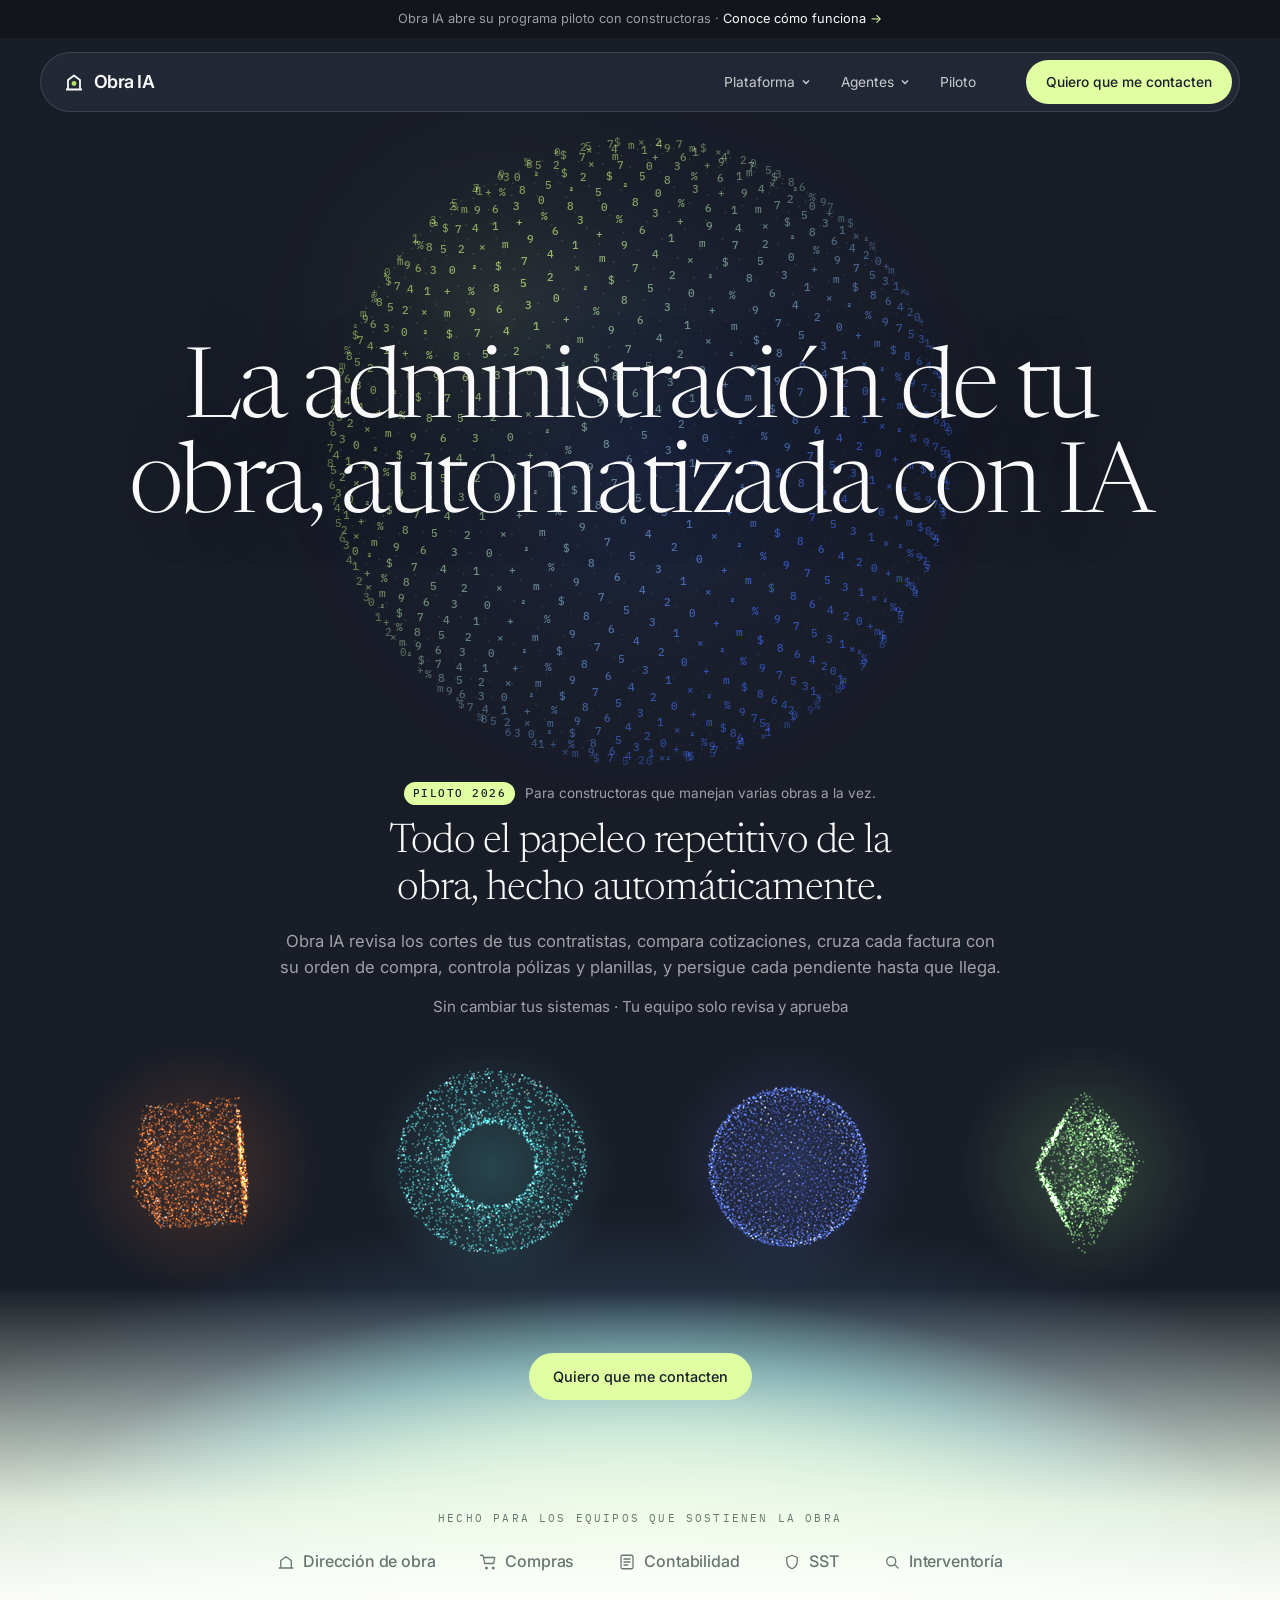
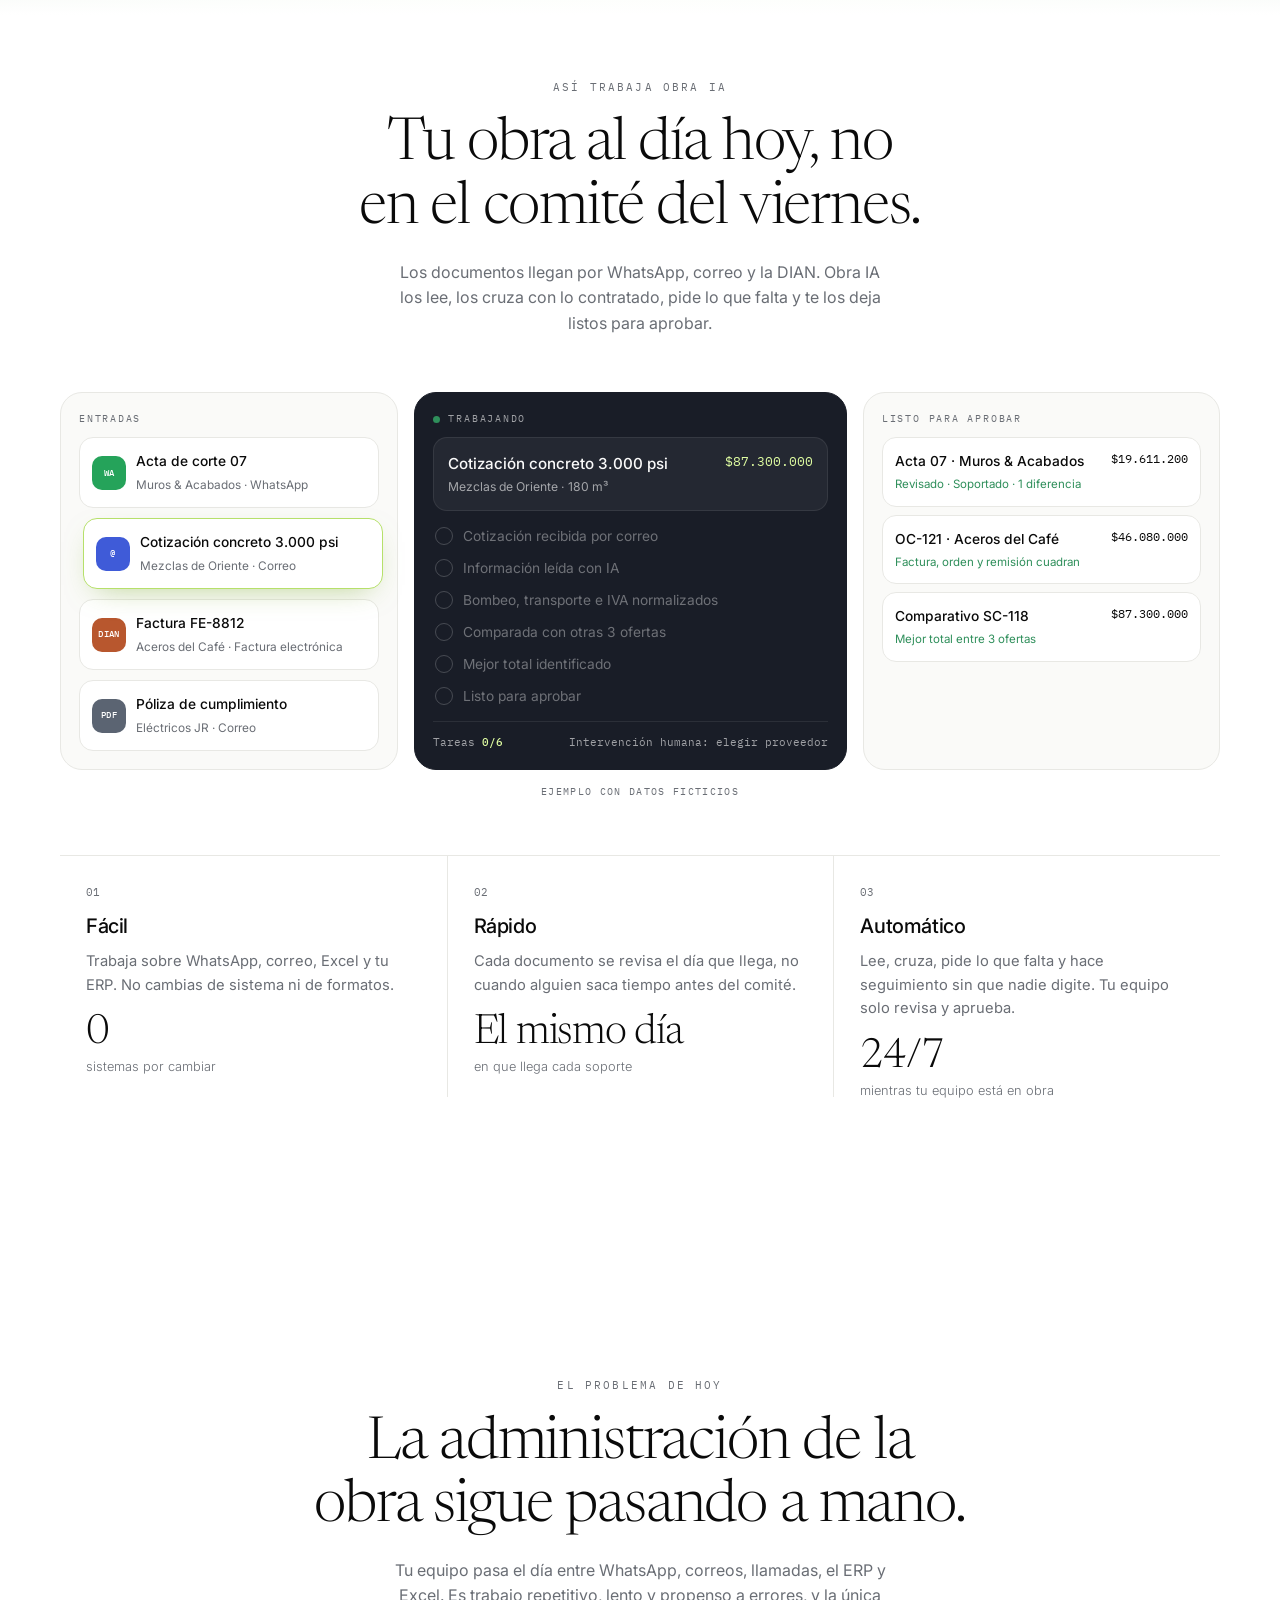
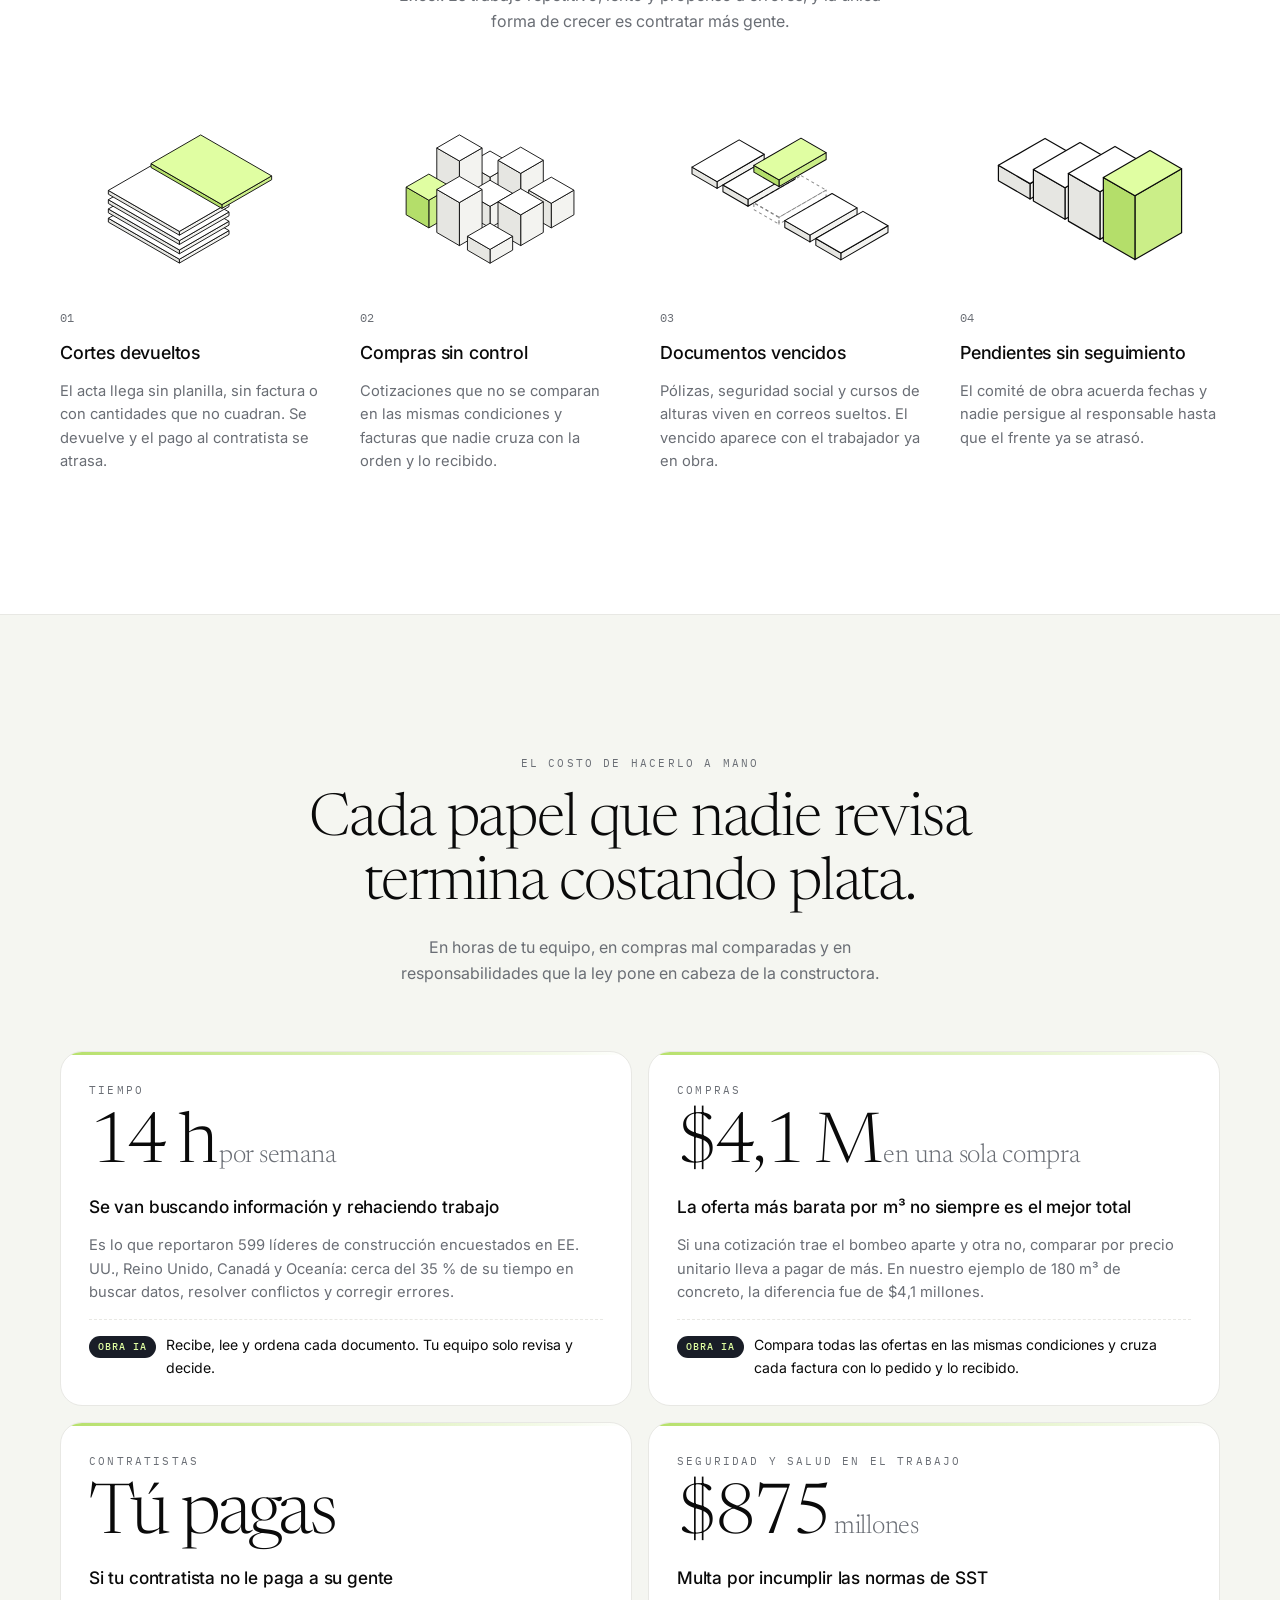
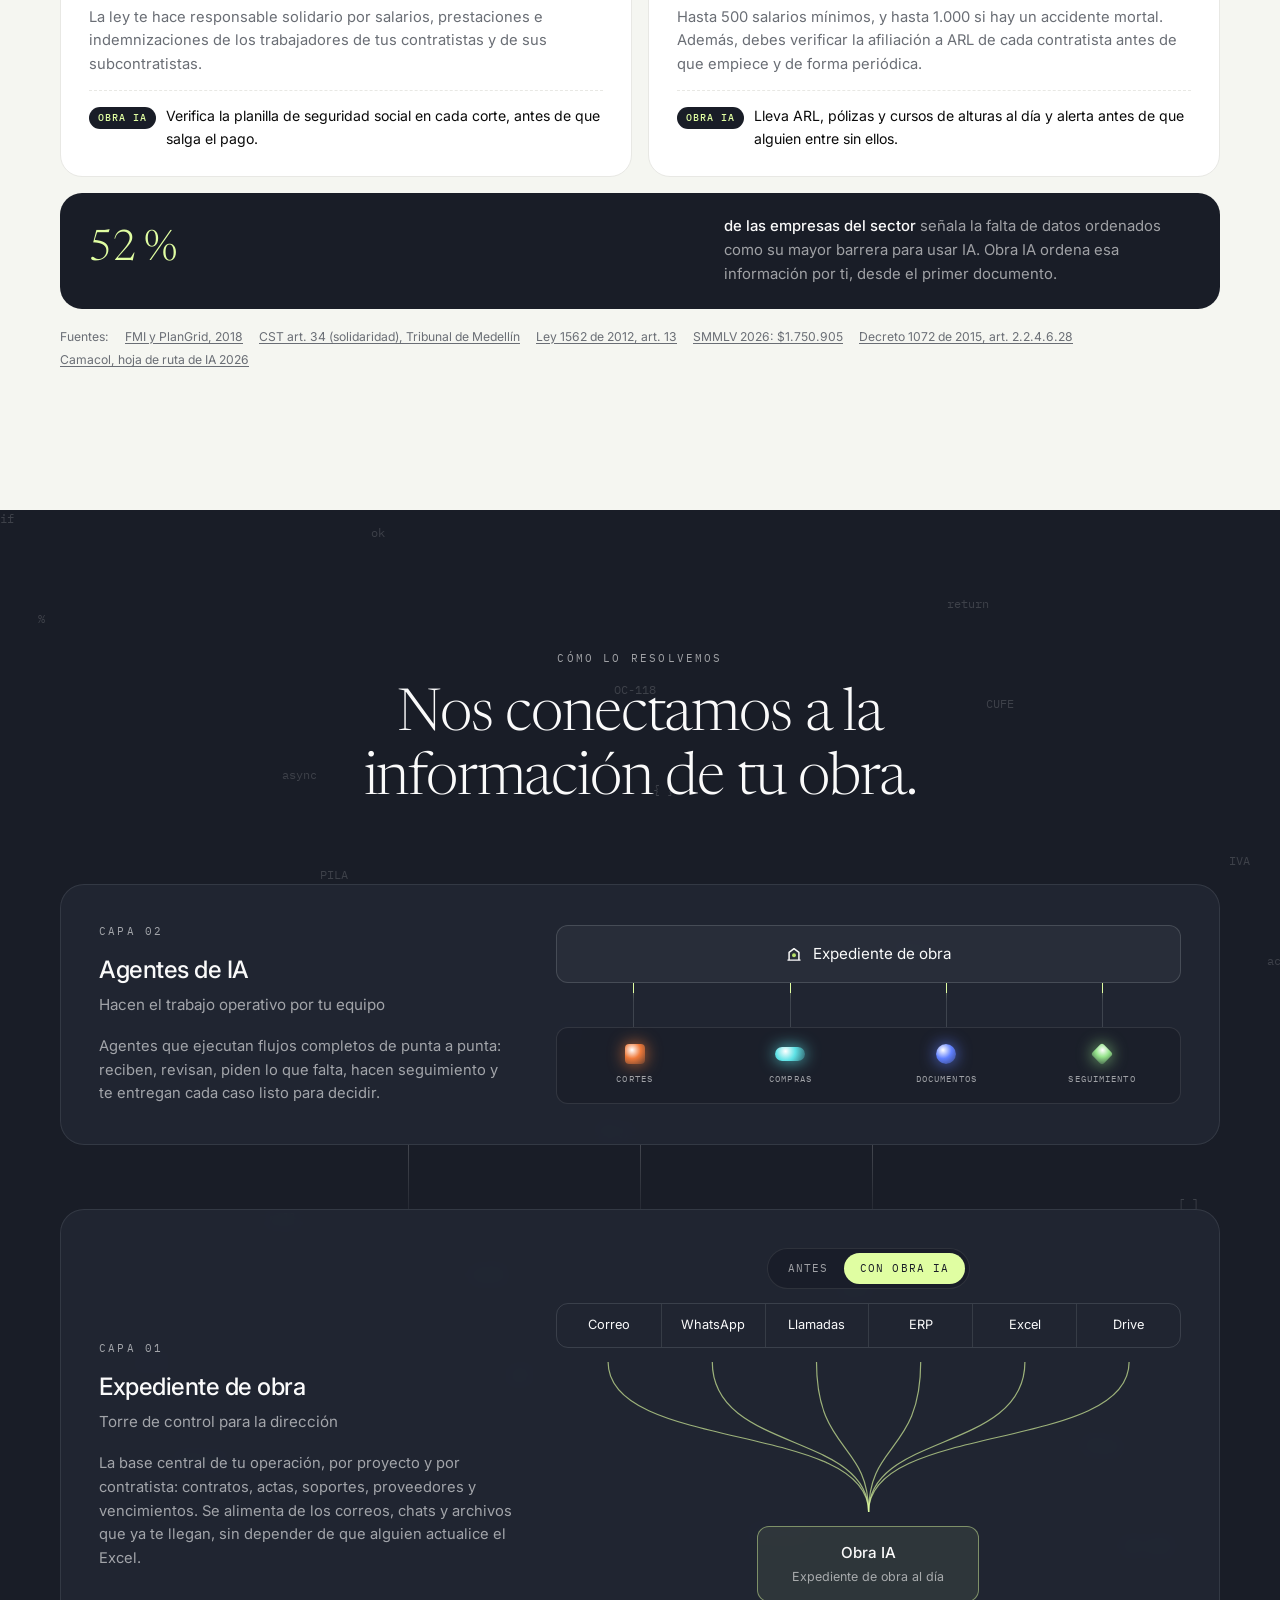
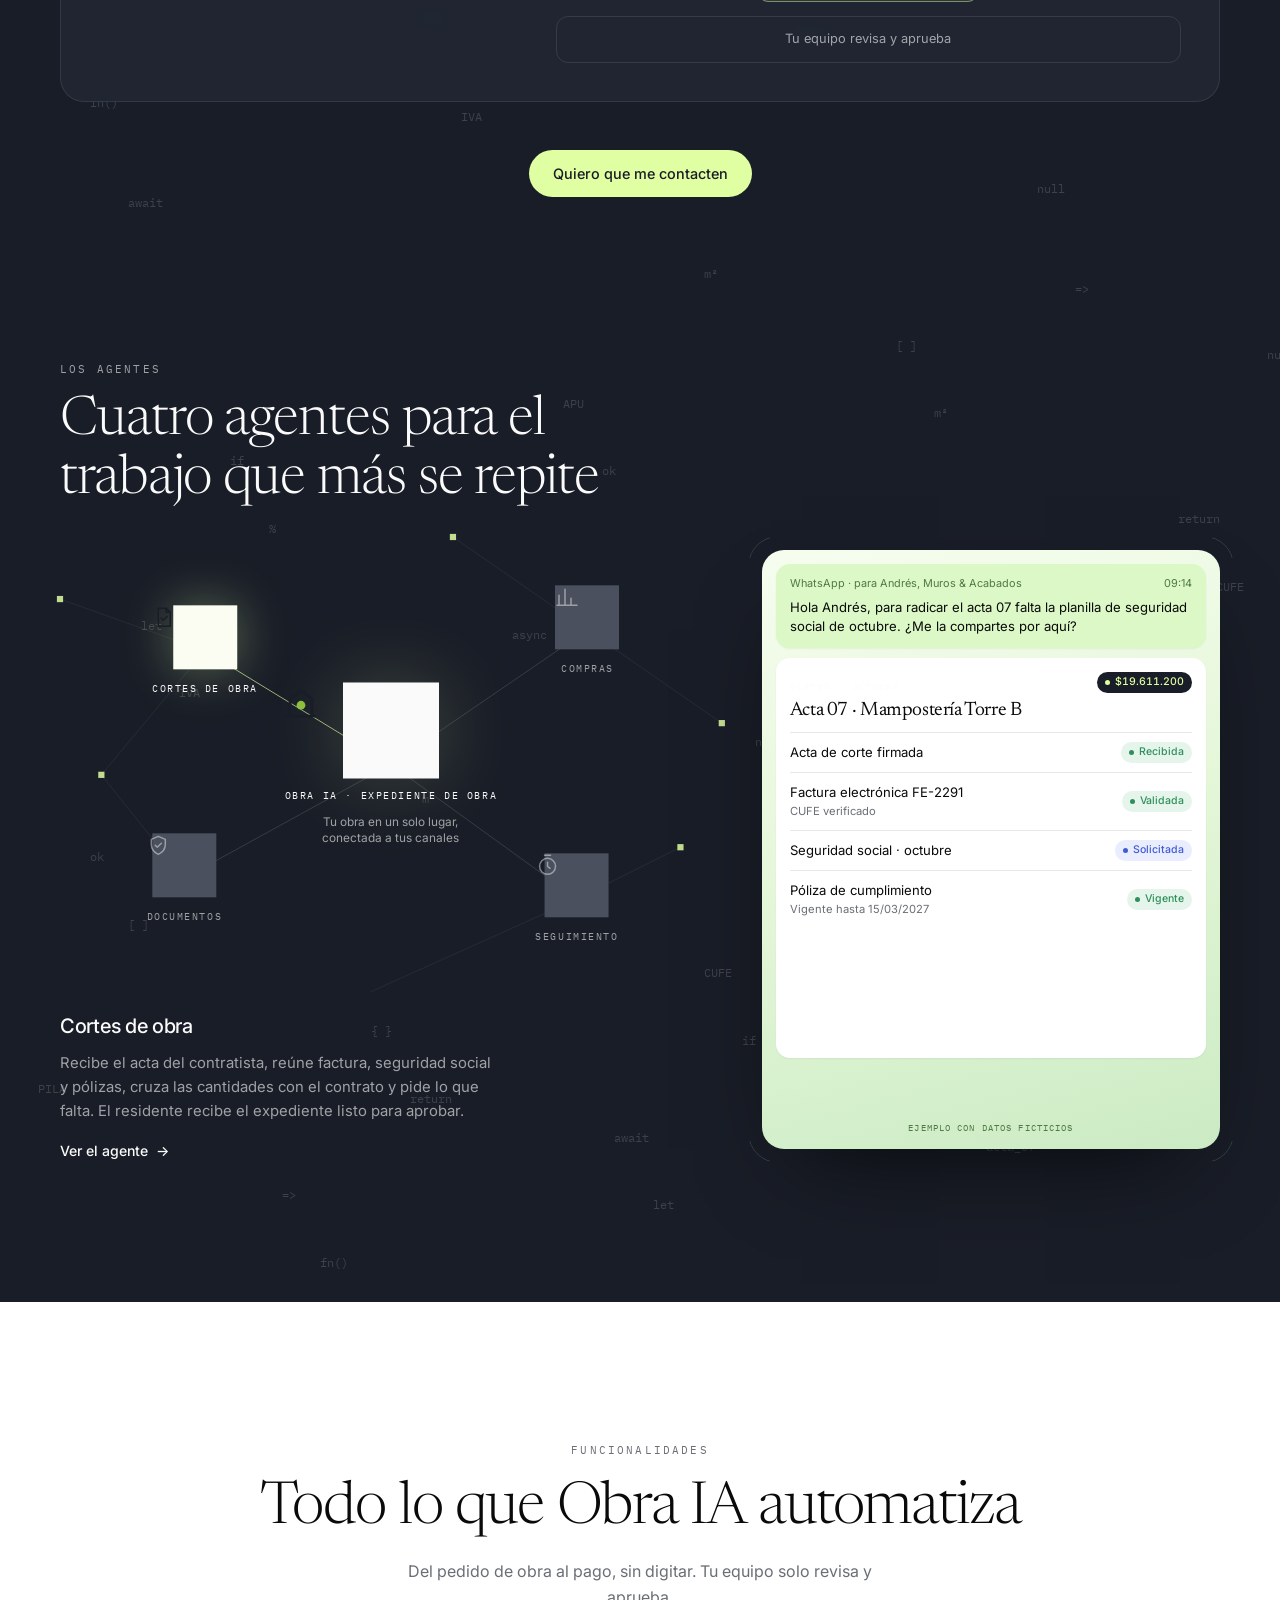
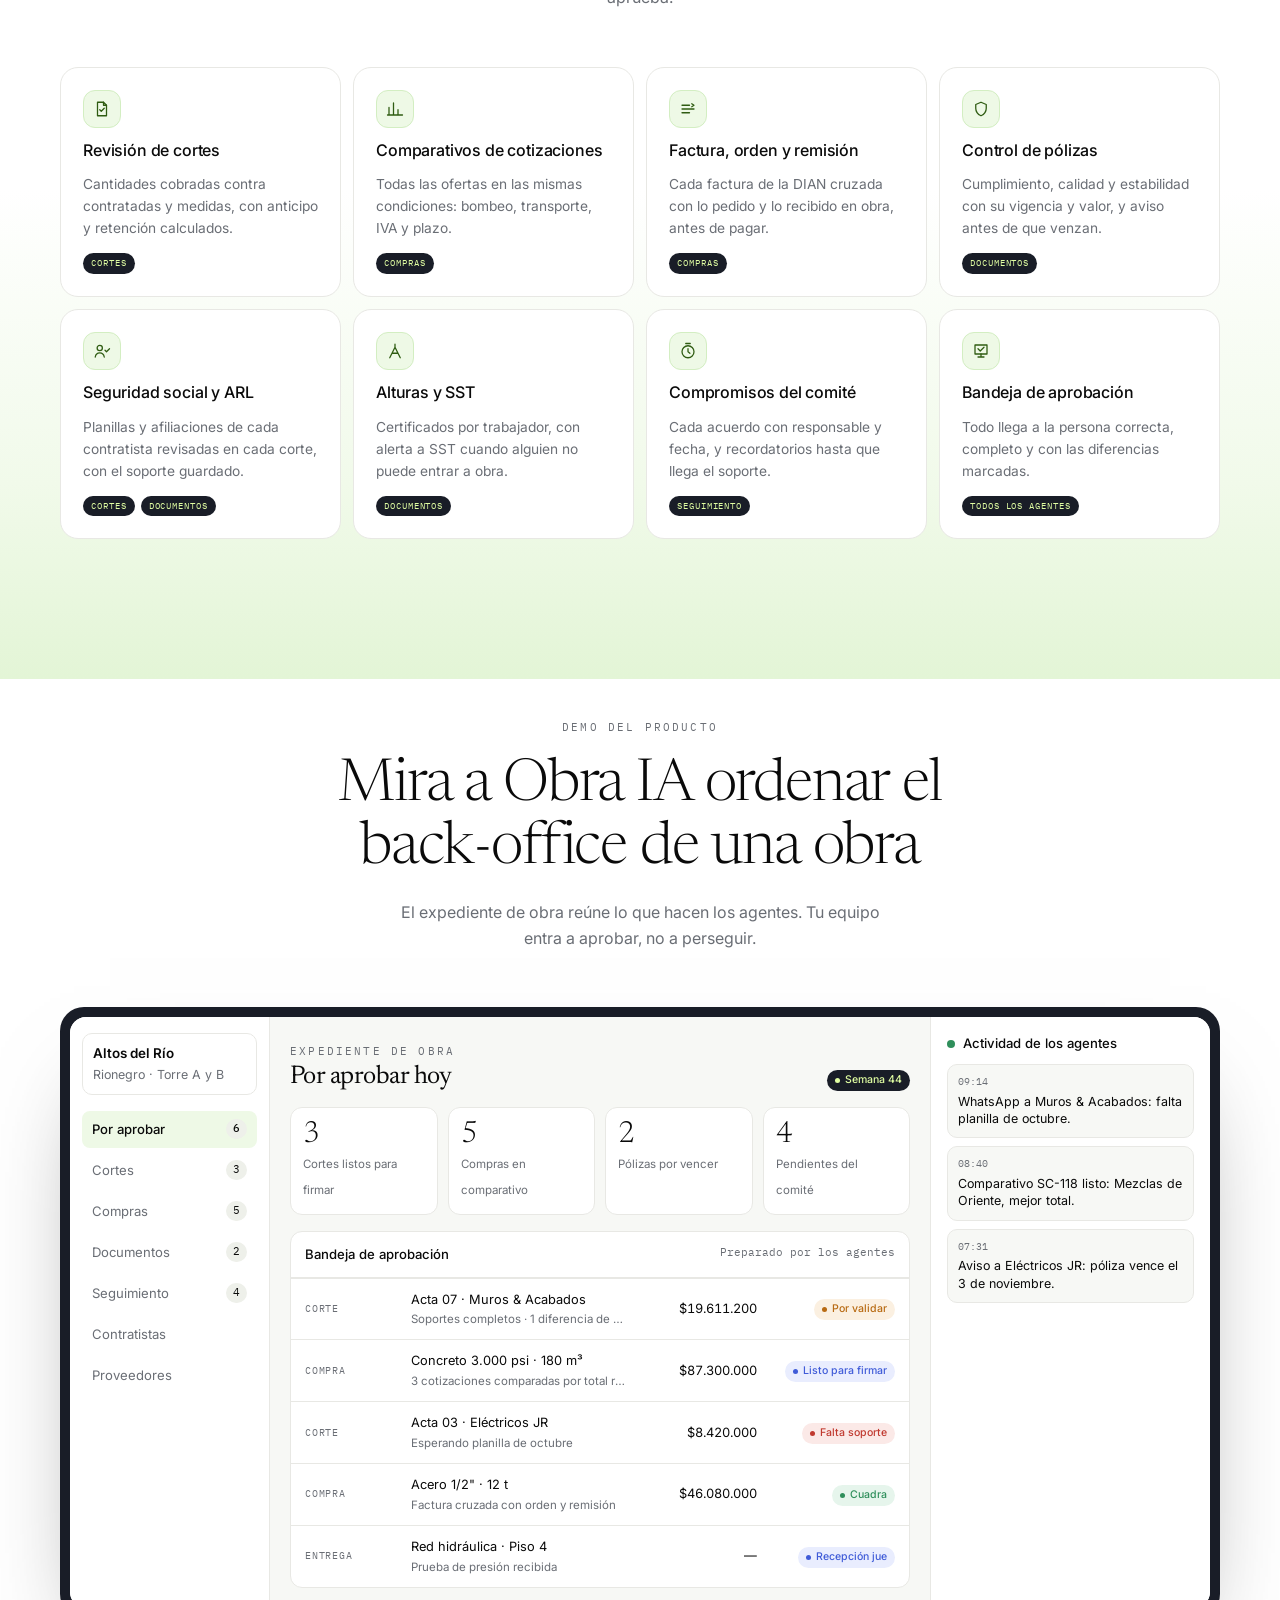
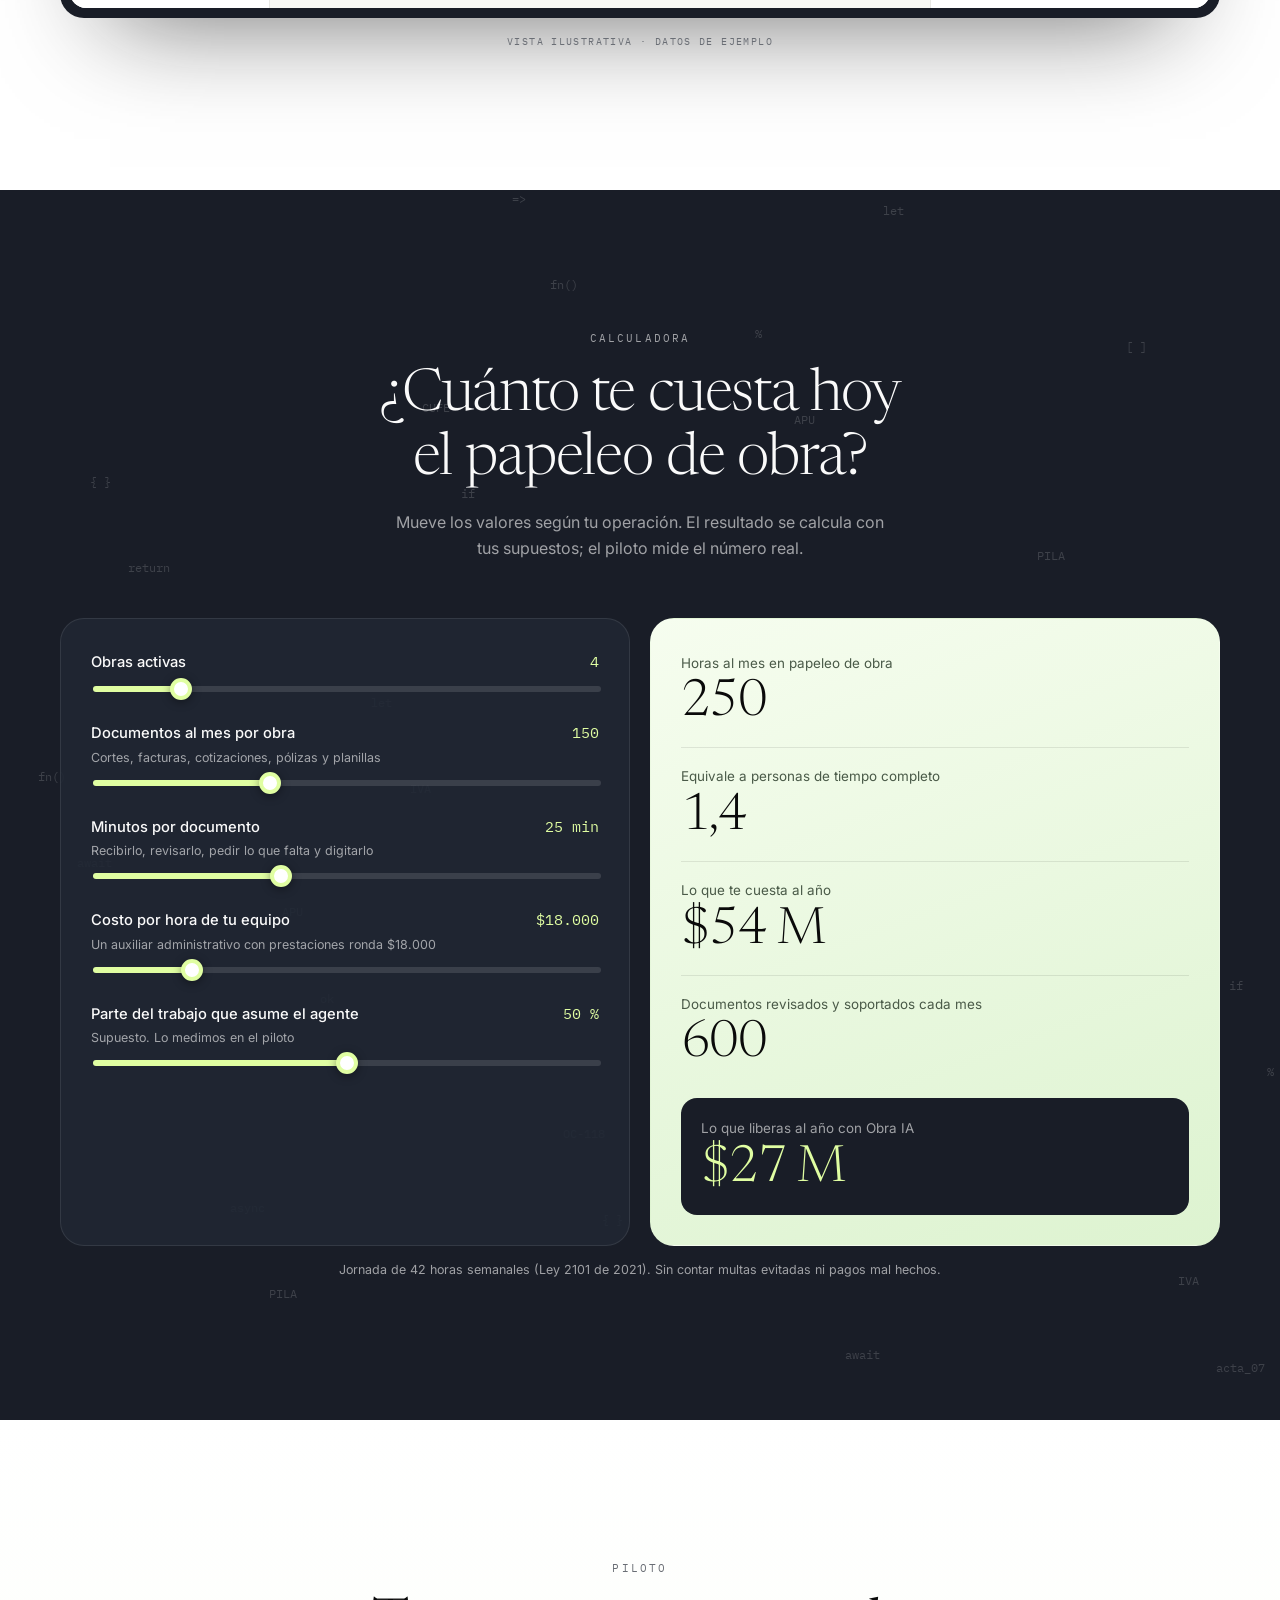
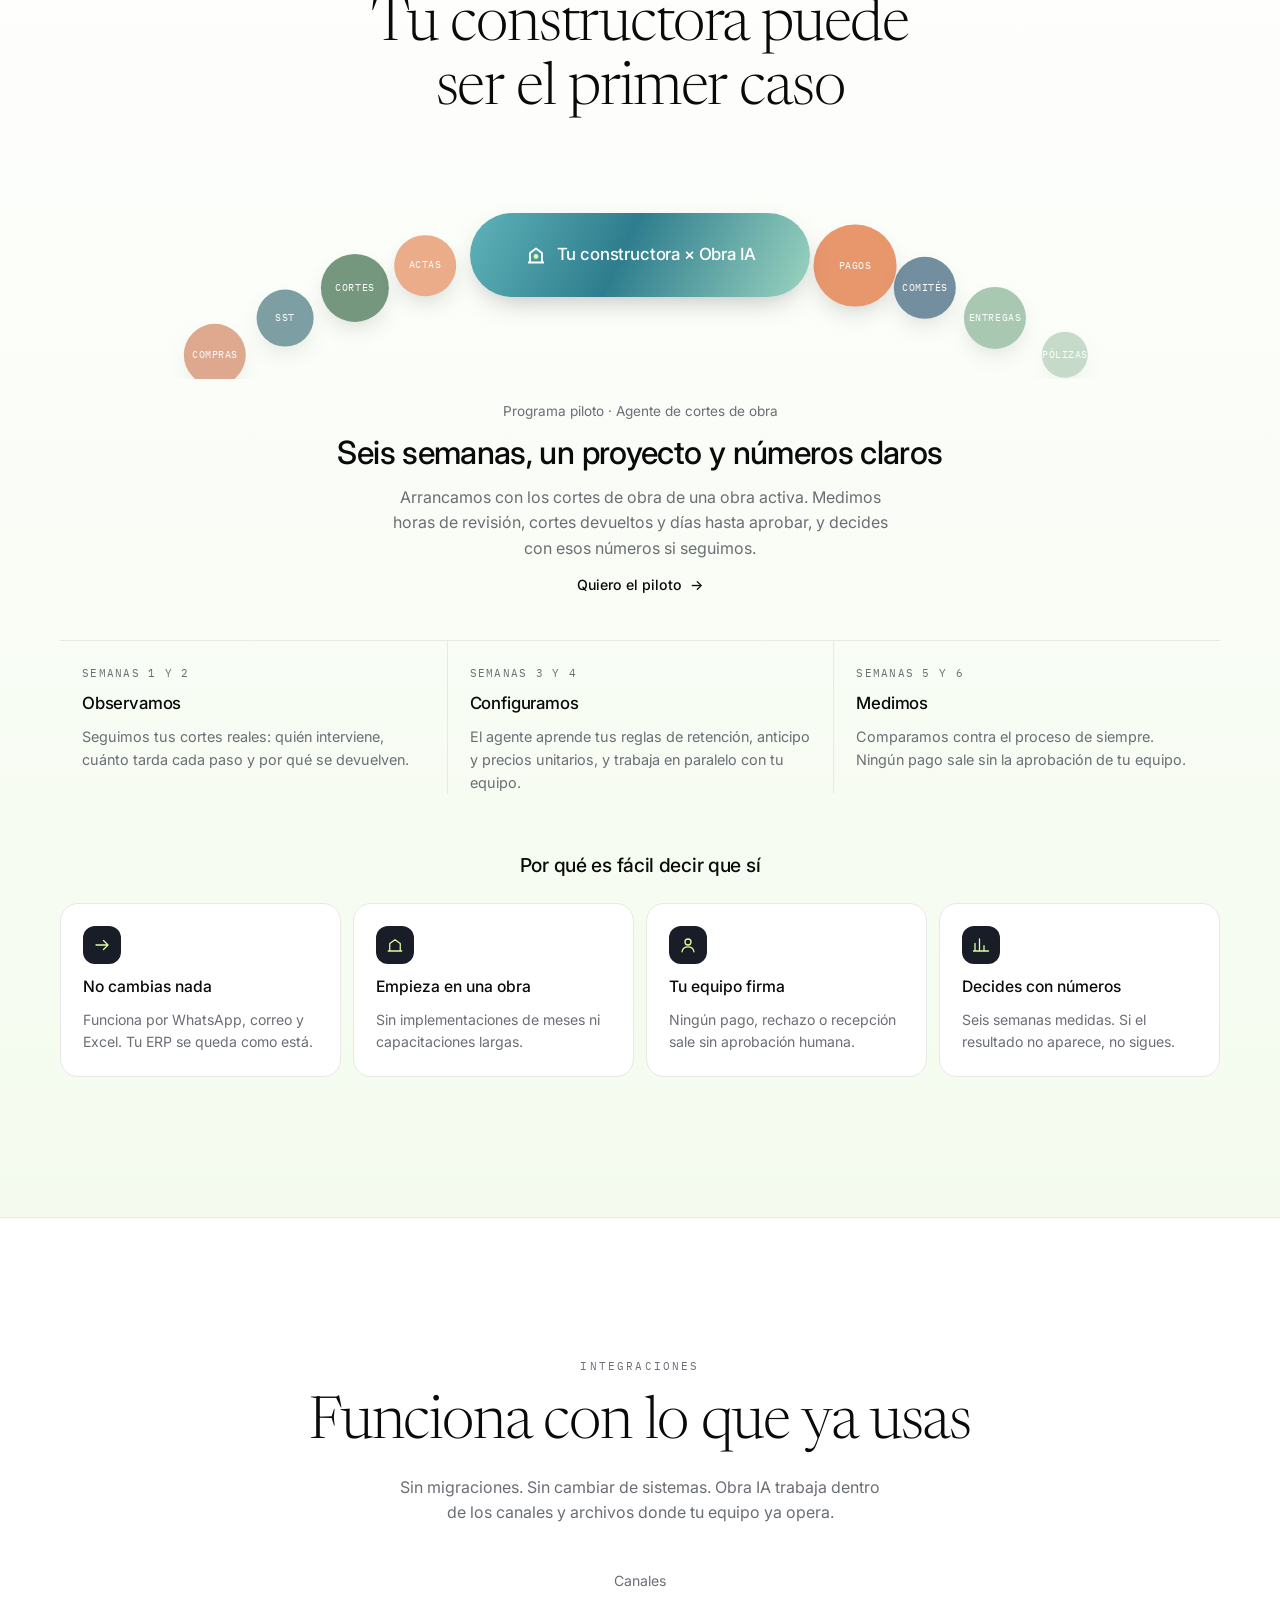
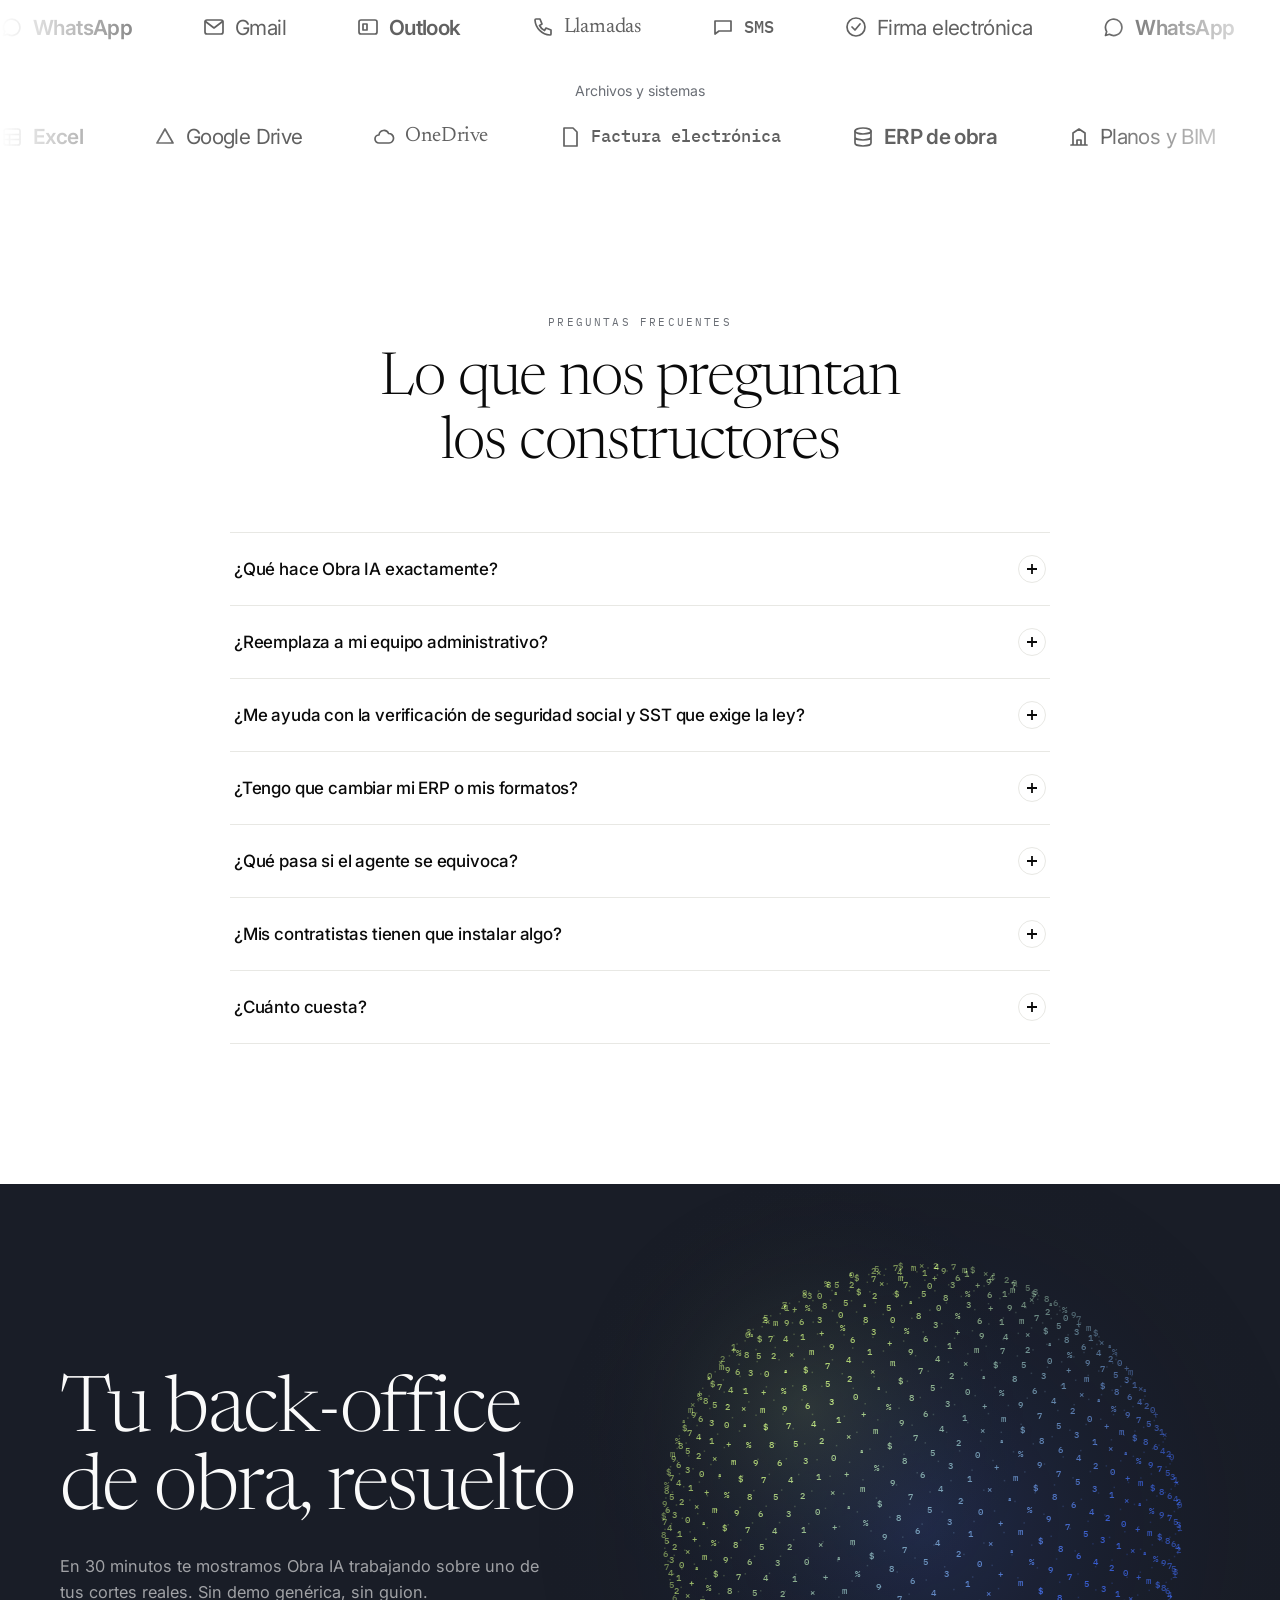
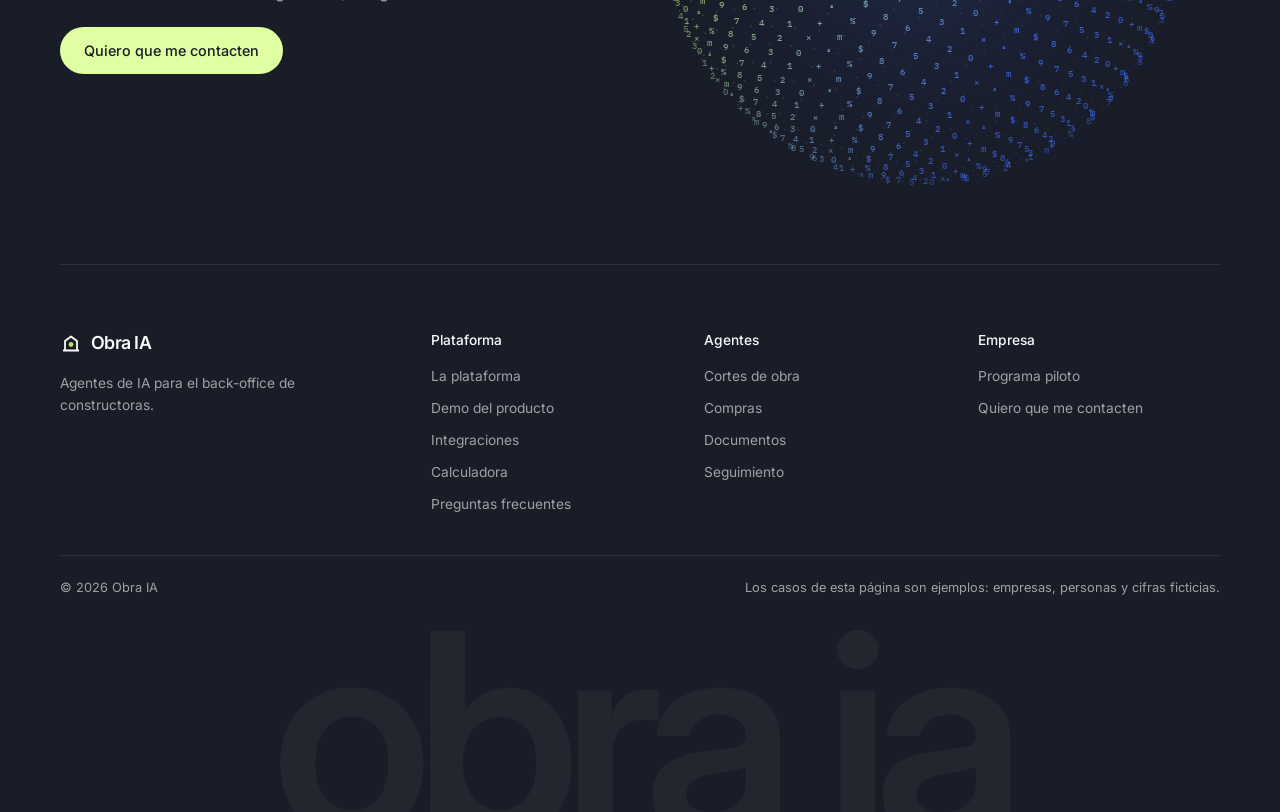
<file: index.html>
<!doctype html>
<html lang="es">
<head>
<meta charset="utf-8">
<meta name="viewport" content="width=device-width, initial-scale=1, viewport-fit=cover">
<meta name="description" content="Obra IA automatiza el papeleo de tus obras: cortes de contratistas, compras, pólizas, planillas y seguimiento. Tu equipo solo revisa y aprueba.">
<meta name="theme-color" content="#191D27">
<meta property="og:type" content="website">
<meta property="og:title" content="Obra IA · Administración de obra automatizada con IA">
<meta property="og:description" content="Obra IA automatiza el papeleo de tus obras: cortes de contratistas, compras, pólizas, planillas y seguimiento. Tu equipo solo revisa y aprueba.">
<meta name="twitter:card" content="summary">
<link rel="icon" href="data:image/svg+xml,%3Csvg xmlns='http://www.w3.org/2000/svg' viewBox='0 0 32 32'%3E%3Crect width='32' height='32' rx='8' fill='%23191D27'/%3E%3Cpath d='M7 25h18M9.5 25V13.5L16 8.5l6.5 5V25' fill='none' stroke='%23FAFAFA' stroke-width='2.2' stroke-linejoin='round'/%3E%3Ccircle cx='16' cy='17.5' r='3' fill='%23E0FEA2'/%3E%3C/svg%3E">
<style>html,body{margin:0}img{max-width:100%}:root{padding-bottom:env(safe-area-inset-bottom,0px)}</style>
<title>Obra IA · Administración de obra automatizada con IA</title>
<link rel="preconnect" href="https://fonts.googleapis.com">
<link rel="preconnect" href="https://fonts.gstatic.com" crossorigin>
<link rel="stylesheet" href="https://fonts.googleapis.com/css2?family=Newsreader:opsz,wght@6..72,300;6..72,400&family=Inter:wght@400;500;600&family=IBM+Plex+Mono:wght@400;500&display=swap">
<style>
/* Layout: Handle-style rhythm. Night hero (glyph sphere + four particle objects + light horizon), white editorial
   problem section, dark platform/agents bands with floating code glyphs, white impact/demo/pilot/integrations,
   night CTA and footer with a giant wordmark. Single deliberate look: every color is explicit. */
:root{
  --night:#191D27;
  --night-2:#202532;
  --panel:#212734;
  --panel-2:#2A3140;
  --night-line:rgba(255,255,255,.09);
  --on-night:#FAFAFA;
  --on-night-muted:rgba(250,250,250,.6);
  --white:#FFFFFF;
  --ink:#0A0A0A;
  --muted:#6A6E75;
  --line:#E8E8E4;
  --lime:#E0FEA2;
  --lime-deep:#B6E06A;
  --mint:#EEF9E6;
  --ok:#2F8F5B; --ok-bg:#E6F5EC;
  --warn:#B86A12; --warn-bg:#FBF0E1;
  --bad:#C0392F; --bad-bg:#FBE9E7;
  --info:#3F5BD8; --info-bg:#E9EDFE;
  --c-orange:239,122,58; --c-cyan:94,226,230; --c-blue:96,128,255; --c-green:150,228,140;
  --serif:"Newsreader","Iowan Old Style",Georgia,serif;
  --sans:"Inter",system-ui,-apple-system,"Segoe UI",sans-serif;
  --mono:"IBM Plex Mono",ui-monospace,Menlo,monospace;
  --wrap:1200px;
  color-scheme:light;
}
*{box-sizing:border-box}
[hidden]{display:none !important}
html{scroll-behavior:smooth}
body{background:var(--night);color:var(--ink);font-family:var(--sans);font-size:16px;line-height:1.6;-webkit-font-smoothing:antialiased;overflow-x:hidden}
body::before{content:"";position:fixed;inset:0 0 auto;height:env(safe-area-inset-top,0px);z-index:60;background:var(--night)}
a{color:inherit;text-decoration:none}
p{margin:0}
h1,h2,h3,h4{margin:0;font-family:var(--serif);font-weight:300;text-wrap:balance;letter-spacing:-.02em}
:focus-visible{outline:2px solid var(--lime-deep);outline-offset:3px;border-radius:6px}
.wrap{max-width:var(--wrap);margin:0 auto;padding-left:max(20px,env(safe-area-inset-left,0px));padding-right:max(20px,env(safe-area-inset-right,0px))}
.eyebrow{font-family:var(--mono);font-size:.68rem;letter-spacing:.2em;text-transform:uppercase;color:var(--muted)}
.num{font-variant-numeric:tabular-nums}
section{position:relative;scroll-margin-top:80px}
.sec{padding-block:clamp(88px,11vw,140px)}
.light{background:var(--white);color:var(--ink)}
.dark{background:var(--night);color:var(--on-night)}
.dark .eyebrow{color:var(--on-night-muted)}
.center-head{display:grid;justify-items:center;text-align:center;gap:18px;max-width:820px;margin:0 auto}
.center-head h2{font-size:clamp(2.2rem,4.6vw,3.75rem);line-height:1.08}
.center-head p{color:var(--muted);max-width:50ch}
.dark .center-head p{color:var(--on-night-muted)}
@supports (animation-timeline: view()){@media (prefers-reduced-motion:no-preference){.rv{animation:rise linear both;animation-timeline:view();animation-range:entry 0% cover 24%}}}
@keyframes rise{from{opacity:0;transform:translateY(28px)}to{opacity:1;transform:none}}

/* buttons */
.btn{display:inline-flex;align-items:center;gap:8px;border-radius:999px;font-family:var(--sans);font-weight:500;font-size:.9rem;padding:12px 24px;transition:transform .2s,box-shadow .25s,background .2s;cursor:pointer;border:0;white-space:nowrap}
.btn-lime{background:var(--lime);color:var(--night)}
.btn-lime:hover{transform:translateY(-1px);box-shadow:0 10px 34px -8px rgba(224,254,162,.75)}
.link-arrow{display:inline-flex;align-items:center;gap:8px;font-size:.88rem;font-weight:500}
.link-arrow:hover span{transform:translateX(3px)}
.link-arrow span{transition:transform .2s}

/* announce + nav */
.announce{background:#12151C;color:var(--on-night-muted);font-size:.8rem;text-align:center;padding:9px 16px}
.announce a{color:var(--on-night)}
.announce a span{color:var(--lime)}
.nav{position:sticky;top:env(safe-area-inset-top,0px);z-index:50;height:0;padding-left:max(16px,env(safe-area-inset-left,0px));padding-right:max(16px,env(safe-area-inset-right,0px))}
.nav-in{max-width:var(--wrap);margin:14px auto 0;display:flex;align-items:center;gap:28px;padding:7px 7px 7px 22px;border-radius:999px;background:rgba(40,45,58,.72);backdrop-filter:blur(18px) saturate(150%);-webkit-backdrop-filter:blur(18px) saturate(150%);border:1px solid rgba(255,255,255,.12);color:var(--on-night);transition:background .35s,color .35s,border-color .35s}
.nav-in.is-light{background:rgba(255,255,255,.78);color:var(--ink);border-color:rgba(10,10,10,.08)}
.logo{display:flex;align-items:center;gap:9px;font-weight:600;font-size:1.12rem;letter-spacing:-.03em;white-space:nowrap}
.logo svg{width:22px;height:22px}
.logo .roof{stroke:currentColor}
.menu{display:flex;align-items:center;gap:6px;margin-left:auto;font-size:.86rem}
.dd{position:relative}
.dd > button,.menu > a{appearance:none;background:none;border:0;font:inherit;color:inherit;opacity:.78;cursor:pointer;display:flex;align-items:center;gap:6px;padding:8px 12px;border-radius:999px;transition:opacity .2s}
.dd > button svg{width:10px;height:10px;transition:transform .25s}
.dd:hover > button,.dd:focus-within > button,.menu > a:hover{opacity:1}
.dd:hover > button svg,.dd:focus-within > button svg{transform:rotate(180deg)}
.dd-panel{position:absolute;top:calc(100% + 14px);left:50%;width:340px;transform:translate(-50%,6px);opacity:0;pointer-events:none;transition:opacity .2s,transform .2s;padding:8px;border-radius:18px;background:#232937;border:1px solid rgba(255,255,255,.1);box-shadow:0 30px 60px -20px rgba(0,0,0,.5);color:var(--on-night)}
.dd-panel::before{content:"";position:absolute;left:0;right:0;top:-16px;height:16px}
.dd:hover .dd-panel,.dd:focus-within .dd-panel{opacity:1;pointer-events:auto;transform:translate(-50%,0)}
.dd-panel a{display:block;padding:11px 14px;border-radius:12px;transition:background .15s}
.dd-panel a:hover{background:rgba(255,255,255,.06)}
.dd-panel b{display:block;font-weight:500;font-size:.88rem}
.dd-panel span{display:block;font-size:.8rem;color:var(--on-night-muted);margin-top:2px}
.dd-panel .all{border-top:1px solid rgba(255,255,255,.08);margin-top:4px;border-radius:0 0 12px 12px;font-size:.84rem;color:var(--lime)}
.is-light .dd-panel{background:#FFFFFF;border-color:rgba(10,10,10,.08);color:var(--ink);box-shadow:0 30px 60px -24px rgba(10,10,10,.25)}
.is-light .dd-panel span{color:var(--muted)}
.is-light .dd-panel a:hover{background:#F4F5F1}
.is-light .dd-panel .all{color:#4C7A12;border-color:var(--line)}
.nav .btn{padding:11px 20px;font-size:.86rem;margin-left:10px}
.nav .short{display:none}
@media (max-width:900px){.menu{display:none}.nav .btn{margin-left:auto}}
@media (max-width:520px){.nav .long{display:none}.nav .short{display:inline}}

/* hero */
.hero{background:var(--night);color:var(--on-night);overflow:hidden;isolation:isolate}
#sphere-hero{position:absolute;left:0;top:0;width:100%;height:820px;z-index:-1}
.hero::after{content:"";position:absolute;left:-20%;right:-20%;bottom:0;height:780px;z-index:-2;
  background:
    linear-gradient(to bottom,rgba(255,255,255,0) 58%,rgba(240,250,233,.92) 86%,#FFFFFF 100%),
    radial-gradient(64% 72% at 50% 100%,#F4FCEC 0%,#D5F1DA 20%,#93CDBF 33%,#4C8796 45%,rgba(40,62,84,.6) 57%,rgba(25,29,39,0) 72%)}
.hero-top{min-height:700px;display:grid;place-items:center;text-align:center;padding-block:120px 40px}
.hero h1{font-size:clamp(3rem,7.6vw,6.7rem);line-height:.98;letter-spacing:-.035em;max-width:11em;text-shadow:0 2px 50px rgba(25,29,39,.7)}
.hero-sub{display:grid;justify-items:center;gap:14px;text-align:center;padding-top:30px}
.hero-sub .who{font-size:.85rem;color:var(--on-night-muted);display:flex;align-items:center;gap:10px;flex-wrap:wrap;justify-content:center}
.hero-sub .who b{font-family:var(--mono);font-weight:500;font-size:.66rem;letter-spacing:.14em;color:var(--night);background:var(--lime);padding:3px 9px;border-radius:999px}
.hero-sub h2{font-size:clamp(1.8rem,3.2vw,2.6rem);line-height:1.15;max-width:20em}
.hero-sub .no-change{font-size:.95rem;color:var(--on-night-muted)}
.orbs{display:grid;grid-template-columns:repeat(4,1fr);gap:24px;margin-top:40px}
.orb{display:flex;flex-direction:column;align-items:center;gap:6px;border-radius:20px;text-align:center}
.orb .stage{position:relative;display:block;width:100%;max-width:216px;aspect-ratio:1;transition:transform .5s cubic-bezier(.2,.8,.2,1)}
.orb .glow{position:absolute;inset:-15%;border-radius:50%;opacity:.5;transition:opacity .5s;background:radial-gradient(circle,rgba(var(--c),.4) 0%,rgba(25,29,39,0) 62%)}
.orb canvas{position:relative;display:block;width:100%;height:100%}
.orb:hover .stage,.orb:focus-visible .stage{transform:scale(1.1)}
.orb:hover .glow,.orb:focus-visible .glow{opacity:1}
.orb .lbl{font-size:.82rem;font-weight:500;line-height:1.3;transition:opacity .3s,transform .3s}
.orb .lbl small{display:block;font-weight:400;font-size:.76rem;color:var(--on-night-muted);margin-top:3px}
@media (hover:hover){.orb .lbl{opacity:0;transform:translateY(8px)}.orb:hover .lbl,.orb:focus-visible .lbl{opacity:1;transform:none}}
.hero-cta{display:flex;justify-content:center;margin-top:36px}
.horizon{padding-block:110px 40px;display:grid;justify-items:center;gap:22px;text-align:center}
.horizon .eyebrow{color:rgba(20,40,40,.62)}
.teams{display:flex;flex-wrap:wrap;justify-content:center;gap:14px 44px;color:rgba(16,32,34,.72);font-size:1rem;font-weight:500;letter-spacing:-.01em}
.teams span{display:flex;align-items:center;gap:8px;opacity:.85}
.teams svg{width:18px;height:18px;stroke:currentColor;fill:none;stroke-width:1.7;stroke-linecap:round;stroke-linejoin:round}
@media (max-width:860px){.orbs{grid-template-columns:1fr 1fr;gap:10px 16px}.orb .stage{max-width:170px}.hero-top{min-height:560px}}
@media (max-width:520px){.hero-top{min-height:520px;padding-top:110px}.teams{gap:10px 22px;font-size:.88rem}}

/* problem */
.pains{display:grid;grid-template-columns:repeat(4,1fr);gap:40px;margin-top:84px}
.pain{display:grid;gap:12px;align-content:start;min-width:0}
.pain .art{height:160px;display:grid;place-items:center;margin-bottom:18px}
.pain .art svg{width:100%;max-width:220px;height:150px;overflow:visible}
.pain .art .acc{animation:hover 3.6s ease-in-out infinite}
.pain:nth-child(2) .art .acc{animation-delay:-.9s}.pain:nth-child(3) .art .acc{animation-delay:-1.8s}.pain:nth-child(4) .art .acc{animation-delay:-2.7s}
@keyframes hover{0%,100%{transform:translateY(0)}50%{transform:translateY(-7px)}}
.pain .n{font-family:var(--mono);font-size:.72rem;color:var(--muted)}
.pain h3{font-family:var(--sans);font-weight:500;font-size:1.12rem;letter-spacing:-.01em}
.pain p{color:var(--muted);font-size:.92rem}
@media (max-width:980px){.pains{grid-template-columns:1fr 1fr;gap:56px 32px}}
@media (max-width:540px){.pains{grid-template-columns:1fr}}

/* floating code glyphs on dark bands */
.glyphs{position:absolute;inset:0;overflow:hidden;pointer-events:none;z-index:0}
.glyphs span{position:absolute;font-family:var(--mono);font-size:.72rem;color:rgba(255,255,255,.16);white-space:nowrap;animation:drift var(--dur,18s) ease-in-out infinite;animation-delay:var(--dl,0s)}
@keyframes drift{0%,100%{transform:translateY(0);opacity:.35}50%{transform:translateY(-14px);opacity:1}}
.dark > .wrap{position:relative;z-index:1}

/* platform */
.plat{display:grid;margin-top:72px}
.layer{display:grid;grid-template-columns:minmax(0,.8fr) minmax(0,1.2fr);gap:40px;align-items:center;padding:38px;border-radius:24px;background:rgba(33,39,52,.88);border:1px solid var(--night-line);backdrop-filter:blur(6px);-webkit-backdrop-filter:blur(6px)}
.connector{display:flex;justify-content:space-around;height:64px;padding-inline:20%}
.connector i{width:1px;background:linear-gradient(rgba(255,255,255,.18),rgba(255,255,255,.06))}
.layer .txt{display:grid;gap:10px}
.layer h3{font-family:var(--sans);font-weight:500;font-size:1.5rem;letter-spacing:-.02em}
.layer .tag{font-size:.95rem;color:var(--on-night-muted);margin-top:-6px}
.layer p{color:var(--on-night-muted);font-size:.92rem;margin-top:8px}
@media (max-width:900px){.layer{grid-template-columns:1fr;padding:24px;gap:28px}}
.hubbar{display:flex;align-items:center;justify-content:center;gap:10px;padding:16px;border-radius:12px;border:1px solid rgba(255,255,255,.14);background:rgba(255,255,255,.04);font-size:.95rem}
.hubbar svg{width:18px;height:18px}
.drops{display:grid;grid-template-columns:repeat(4,1fr);height:44px}
.drops i{justify-self:center;width:1px;position:relative;background:rgba(255,255,255,.14);overflow:hidden}
.drops i::after{content:"";position:absolute;left:-2px;width:5px;height:10px;border-radius:3px;background:var(--lime);box-shadow:0 0 10px var(--lime);animation:flow 2.4s linear infinite;animation-delay:var(--d,0s)}
@keyframes flow{from{top:-12px}to{top:46px}}
.mini-row{display:grid;grid-template-columns:repeat(4,1fr);padding:16px 0;border-radius:12px;border:1px solid rgba(255,255,255,.1);background:rgba(25,29,39,.6)}
.mini-row span{justify-self:center;display:grid;justify-items:center;gap:8px}
.mini-row small{font-family:var(--mono);font-size:.58rem;letter-spacing:.12em;text-transform:uppercase;color:var(--on-night-muted)}
.mini{width:20px;height:20px;border-radius:50%;background:radial-gradient(circle at 35% 30%,#fff 0%,rgb(var(--c)) 45%,rgba(var(--c),.35) 100%);box-shadow:0 0 16px rgba(var(--c),.8)}
.mini.capsule{width:30px;height:14px;border-radius:999px;margin-block:3px}
.mini.diamond{width:16px;height:16px;border-radius:3px;transform:rotate(45deg);margin:2px}
.mini.cube{border-radius:4px}
.ba{display:grid;gap:14px}
.toggle{justify-self:center;display:inline-flex;padding:4px;border-radius:999px;background:rgba(25,29,39,.8);border:1px solid var(--night-line)}
.toggle button{appearance:none;border:0;background:transparent;color:var(--on-night-muted);font:inherit;font-family:var(--mono);font-size:.68rem;letter-spacing:.1em;text-transform:uppercase;padding:7px 16px;border-radius:999px;cursor:pointer;transition:background .3s,color .3s}
.ba[data-state="before"] .toggle [data-s="before"]{background:rgba(240,150,90,.25);color:#F6C3A2}
.ba[data-state="after"] .toggle [data-s="after"]{background:var(--lime);color:var(--night)}
.chans{display:grid;grid-template-columns:repeat(6,1fr);border-radius:12px;border:1px solid rgba(255,255,255,.12);overflow:hidden}
.chans span{text-align:center;font-size:.8rem;padding:11px 4px;color:var(--on-night)}
.chans span + span{border-left:1px solid rgba(255,255,255,.1)}
.wires{position:relative;height:150px}
.wires svg{position:absolute;inset:0;width:100%;height:100%;transition:opacity .5s}
.wires path{fill:none;stroke-width:1.2;vector-effect:non-scaling-stroke}
.w-before path{stroke:rgba(240,150,90,.6);stroke-dasharray:4 4;animation:dash 1.4s linear infinite}
@keyframes dash{to{stroke-dashoffset:-16}}
.w-after path{stroke:rgba(224,254,162,.65)}
.flag{position:absolute;font-size:.68rem;font-family:var(--mono);padding:4px 10px;border-radius:999px;background:#3A2C27;color:#F3B189;border:1px solid rgba(240,150,90,.4);white-space:nowrap;transition:opacity .4s,transform .4s}
.center-node{justify-self:center;display:grid;justify-items:center;gap:2px;padding:14px 34px;border-radius:12px;text-align:center;transition:background .4s,border-color .4s}
.center-node b{font-weight:500;font-size:.95rem}
.center-node small{font-size:.78rem;color:var(--on-night-muted)}
.foot-node{font-size:.8rem;color:var(--on-night-muted);border:1px solid rgba(255,255,255,.1);border-radius:12px;padding:12px;text-align:center}
.ba[data-state="before"] .w-after,.ba[data-state="after"] .w-before{opacity:0}
.ba[data-state="after"] .flag{opacity:0;transform:scale(.9)}
.ba[data-state="before"] .center-node{background:rgba(240,150,90,.12);border:1px solid rgba(240,150,90,.4)}
.ba[data-state="after"] .center-node{background:rgba(224,254,162,.08);border:1px solid rgba(224,254,162,.45)}
.ba .when-after{display:none}
.ba[data-state="after"] .when-after{display:inline}
.ba[data-state="after"] .when-before{display:none}
@media (max-width:620px){.chans{grid-template-columns:repeat(3,1fr)}.chans span:nth-child(4){border-left:0}.chans span:nth-child(n+4){border-top:1px solid rgba(255,255,255,.1)}.flag{font-size:.58rem}}
.plat-cta{display:flex;justify-content:center;margin-top:48px}

/* agents */
.agents-head{display:grid;gap:14px;max-width:640px}
.agents-head h2{font-size:clamp(2.2rem,4.4vw,3.4rem);line-height:1.08}
.agents-grid{display:grid;grid-template-columns:minmax(0,1.3fr) minmax(0,.9fr);gap:40px;margin-top:28px;align-items:center}
.net{position:relative;aspect-ratio:16/11;max-width:100%}
.net svg{position:absolute;inset:0;width:100%;height:100%;overflow:visible}
.net line{stroke:rgba(255,255,255,.13);stroke-width:1;vector-effect:non-scaling-stroke;transition:stroke .3s}
.net line.on{stroke:rgba(224,254,162,.65)}
.net .deco line{stroke:rgba(255,255,255,.06)}
.net .deco rect{fill:var(--lime);opacity:.85}
.hub{position:absolute;left:50%;top:50%;transform:translate(-50%,-50%);display:grid;justify-items:center;gap:10px;text-align:center;width:220px}
.hub .lab{font-family:var(--mono);font-size:.62rem;letter-spacing:.16em;text-transform:uppercase;color:var(--on-night)}
.hub .sq{width:96px;height:96px;background:var(--on-night);display:grid;place-items:center;box-shadow:0 0 80px rgba(224,254,162,.2)}
.hub .sq svg{width:40px;height:40px}
.hub small{font-size:.74rem;color:var(--on-night-muted);line-height:1.4}
.sat{position:absolute;transform:translate(-50%,-50%);appearance:none;background:none;border:0;padding:0;cursor:pointer;display:grid;justify-items:center;gap:12px;color:inherit;font:inherit}
.sat .sq{width:64px;height:64px;background:#4A505E;display:grid;place-items:center;transition:all .4s}
.sat .sq svg{width:24px;height:24px;stroke:rgba(255,255,255,.45);fill:none;stroke-width:1.5;stroke-linecap:round;stroke-linejoin:round;transition:stroke .3s}
.sat small{font-family:var(--mono);font-size:.6rem;letter-spacing:.16em;text-transform:uppercase;color:var(--on-night-muted);white-space:nowrap}
.sat:hover .sq{background:#5A6170}
.sat[aria-selected="true"] .sq{background:#FBFDF2;box-shadow:0 0 50px rgba(224,254,162,.35)}
.sat[aria-selected="true"] .sq svg{stroke:var(--night)}
.sat[aria-selected="true"] small{color:var(--on-night)}
.pulse{fill:var(--lime)}
.agent-desc{margin-top:18px;display:grid;gap:10px;max-width:440px}
.agent-desc h3{font-family:var(--sans);font-weight:500;font-size:1.25rem;letter-spacing:-.015em}
.agent-desc p{color:var(--on-night-muted);font-size:.93rem}
.agent-desc .link-arrow{justify-self:start;margin-top:6px;color:var(--on-night)}
.agent-tabs{display:none}
@media (max-width:900px){
  .agents-grid{grid-template-columns:1fr}
  .net{display:none}
  .agent-tabs{display:flex;gap:8px;overflow-x:auto;scrollbar-width:none;margin-top:28px}
  .agent-tabs::-webkit-scrollbar{display:none}
  .agent-tabs button{flex:0 0 auto;appearance:none;font:inherit;font-size:.82rem;padding:8px 14px;border-radius:999px;border:1px solid var(--night-line);background:var(--panel);color:var(--on-night-muted);cursor:pointer}
  .agent-tabs button[aria-selected="true"]{background:var(--lime);color:var(--night);border-color:var(--lime)}
}

/* mock device */
.device{position:relative;border-radius:22px;padding:14px;background:linear-gradient(165deg,#F6FDEF 0%,#E4F6D8 50%,#CBEBC4 100%);box-shadow:0 40px 90px -40px rgba(0,0,0,.75)}
.device::before{content:"";position:absolute;inset:-14px;border:1px solid rgba(255,255,255,.14);border-radius:30px;pointer-events:none;
  -webkit-mask:linear-gradient(#000 0 0) top left/22px 22px no-repeat,linear-gradient(#000 0 0) top right/22px 22px no-repeat,linear-gradient(#000 0 0) bottom left/22px 22px no-repeat,linear-gradient(#000 0 0) bottom right/22px 22px no-repeat;
          mask:linear-gradient(#000 0 0) top left/22px 22px no-repeat,linear-gradient(#000 0 0) top right/22px 22px no-repeat,linear-gradient(#000 0 0) bottom left/22px 22px no-repeat,linear-gradient(#000 0 0) bottom right/22px 22px no-repeat}
.mock{display:grid;gap:10px;color:var(--ink)}
.bubble{background:var(--white);border-radius:14px;padding:12px 14px;font-size:.82rem;line-height:1.45;box-shadow:0 1px 2px rgba(0,0,0,.05)}
.bubble .meta{display:flex;justify-content:space-between;gap:10px;font-size:.68rem;color:var(--muted);margin-bottom:6px}
.bubble.wa{background:#DCF8C6}
.bubble.wa .meta{color:#4F7A45}
.card{background:var(--white);border-radius:14px;padding:14px;box-shadow:0 1px 2px rgba(0,0,0,.05)}
.card-h{display:flex;justify-content:space-between;align-items:flex-start;gap:10px;margin-bottom:10px}
.card-h .eyebrow{font-size:.58rem}
.card-h h4{margin-top:2px;font-weight:400;font-size:1.22rem;line-height:1.15}
.rows{list-style:none;margin:0;padding:0}
.rows li{display:flex;justify-content:space-between;align-items:center;gap:10px;padding:9px 0;border-top:1px solid var(--line);font-size:.82rem;min-width:0}
.rows li .w{min-width:0}
.rows li small{display:block;font-size:.7rem;color:var(--muted)}
.chips{display:flex;gap:4px;flex-shrink:0}
.chip{display:inline-flex;align-items:center;gap:5px;white-space:nowrap;font-size:.66rem;font-weight:500;padding:3px 8px;border-radius:999px;line-height:1.4}
.chip::before{content:"";width:5px;height:5px;border-radius:50%;background:currentColor}
.chip.ok{color:var(--ok);background:var(--ok-bg)}
.chip.warn{color:var(--warn);background:var(--warn-bg)}
.chip.bad{color:var(--bad);background:var(--bad-bg)}
.chip.info{color:var(--info);background:var(--info-bg)}
.chip.dark{color:var(--lime);background:var(--night)}
.res{display:flex;justify-content:space-between;align-items:center;gap:10px;flex-wrap:wrap;background:var(--night);color:var(--on-night);border-radius:12px;padding:11px 14px;font-size:.8rem}
.res b{font-weight:500}
.res span{font-family:var(--mono);font-size:.66rem;color:var(--lime);white-space:nowrap}
.sample{font-family:var(--mono);font-size:.58rem;letter-spacing:.12em;text-transform:uppercase;color:#4F7A45;text-align:center}
[data-out]{display:none !important}
.playing [data-out]{display:inline-flex !important}
.playing [data-out].gone{display:none !important}
.playing .swap:not(.on){display:none !important}
.playing [data-t]{opacity:0;transform:translateY(8px);transition:opacity .5s ease,transform .5s ease}
.playing [data-t].on{opacity:1;transform:none}

/* impact */
.impact{background:linear-gradient(var(--white) 50%,#F1FAEA 80%,#E3F5D6)}
.imp{display:grid;grid-template-columns:1fr 1fr;gap:0 72px;margin-top:72px}
.imp article{display:grid;gap:12px;align-content:start;padding-block:38px;border-top:1px solid var(--line)}
.imp h3{font-size:clamp(1.6rem,2.6vw,2.2rem);line-height:1.12}
.imp p{color:var(--muted);font-size:.95rem;max-width:46ch}
@media (max-width:820px){.imp{grid-template-columns:1fr}}

/* demo: product window */
.app{margin-top:56px;border-radius:24px;padding:10px;background:var(--night);box-shadow:0 50px 100px -50px rgba(10,10,10,.6)}
.app-in{border-radius:16px;overflow:hidden;background:#F7F8F5;display:grid;grid-template-columns:200px minmax(0,1fr) 280px;min-height:520px;color:var(--ink)}
.app-side{background:var(--white);border-right:1px solid var(--line);padding:16px 12px;display:grid;align-content:start;gap:4px}
.app-side .proj{border:1px solid var(--line);border-radius:10px;padding:9px 10px;font-size:.78rem;margin-bottom:12px}
.app-side .proj b{display:block;font-weight:600;font-size:.84rem}
.app-side .proj span{color:var(--muted)}
.app-side a{display:flex;justify-content:space-between;align-items:center;padding:8px 10px;border-radius:8px;font-size:.82rem;color:var(--muted)}
.app-side a.on{background:var(--mint);color:var(--ink);font-weight:500}
.app-side a i{font-style:normal;font-family:var(--mono);font-size:.7rem;background:#EEF0EA;border-radius:999px;padding:1px 7px;color:var(--ink)}
.app-main{padding:20px;display:grid;gap:16px;align-content:start;min-width:0}
.app-main .top{display:flex;justify-content:space-between;align-items:flex-end;gap:12px;flex-wrap:wrap}
.app-main h4{font-weight:400;font-size:1.6rem;line-height:1.1}
.kpis{display:grid;grid-template-columns:repeat(4,1fr);gap:10px}
.kpi{background:var(--white);border:1px solid var(--line);border-radius:12px;padding:12px}
.kpi b{display:block;font-family:var(--serif);font-weight:300;font-size:1.9rem;line-height:1}
.kpi span{font-size:.72rem;color:var(--muted)}
.inbox{background:var(--white);border:1px solid var(--line);border-radius:12px;overflow:hidden}
.inbox-h{display:flex;justify-content:space-between;padding:12px 14px;border-bottom:1px solid var(--line);font-size:.82rem;font-weight:500}
.inbox-h span{font-family:var(--mono);font-size:.68rem;color:var(--muted);font-weight:400}
.irow{display:grid;grid-template-columns:96px minmax(0,1fr) 120px 128px;gap:10px;align-items:center;padding:11px 14px;font-size:.8rem;border-top:1px solid var(--line)}
.irow:first-of-type{border-top:0}
.irow .type{font-family:var(--mono);font-size:.64rem;letter-spacing:.08em;text-transform:uppercase;color:var(--muted)}
.irow .d{min-width:0}
.irow .d small{display:block;color:var(--muted);font-size:.72rem;white-space:nowrap;overflow:hidden;text-overflow:ellipsis}
.irow .amt{text-align:right;font-variant-numeric:tabular-nums}
.irow .st{justify-self:end}
.app-feed{background:var(--white);border-left:1px solid var(--line);padding:16px;display:grid;align-content:start;gap:10px}
.app-feed .h{display:flex;align-items:center;gap:8px;font-size:.82rem;font-weight:500}
.app-feed .h i{width:8px;height:8px;border-radius:50%;background:var(--ok);box-shadow:0 0 0 0 rgba(47,143,91,.5);animation:ping 1.6s infinite}
@keyframes ping{to{box-shadow:0 0 0 8px rgba(47,143,91,0)}}
.feed{list-style:none;margin:0;padding:0;display:grid;gap:8px}
.feed li{font-size:.78rem;line-height:1.4;padding:10px;border-radius:10px;background:#F7F8F5;border:1px solid var(--line);animation:feedin .5s ease both}
.feed li time{display:block;font-family:var(--mono);font-size:.64rem;color:var(--muted);margin-bottom:3px}
@keyframes feedin{from{opacity:0;transform:translateY(-6px)}to{opacity:1;transform:none}}
.demo-note{text-align:center;font-family:var(--mono);font-size:.62rem;letter-spacing:.14em;text-transform:uppercase;color:var(--muted);margin-top:16px}
@media (max-width:1060px){.app-in{grid-template-columns:minmax(0,1fr) 260px}.app-side{display:none}}
@media (max-width:760px){.app-in{grid-template-columns:1fr}.app-feed{border-left:0;border-top:1px solid var(--line)}.kpis{grid-template-columns:1fr 1fr}.irow{grid-template-columns:minmax(0,1fr) auto;row-gap:4px}.irow .type{grid-column:1/-1}.irow .amt{text-align:left}}

/* pilot (client-carousel style) */
.arc{position:relative;height:200px;margin-top:56px;overflow:hidden;margin-inline:-20px}
.bub{position:absolute;transform:translate(-50%,-50%);border-radius:50%;display:grid;place-items:center;color:#fff;font-family:var(--mono);font-size:.62rem;letter-spacing:.06em;text-transform:uppercase;box-shadow:0 10px 30px -12px rgba(10,10,10,.35)}
.bub.center{border-radius:999px;width:min(340px,70vw);height:84px;font-family:var(--sans);font-size:1.05rem;letter-spacing:-.01em;text-transform:none;font-weight:500;gap:10px;display:flex;justify-content:center;background:linear-gradient(115deg,#5FB3B8 0%,#2E7D8E 45%,#9BD4C0 100%);z-index:2}
.bub.center svg{width:22px;height:22px}
.case{display:grid;justify-items:center;text-align:center;gap:12px;margin-top:22px}
.case .who{font-size:.85rem;color:var(--muted)}
.case h3{font-family:var(--sans);font-weight:500;font-size:clamp(1.5rem,2.6vw,2rem);letter-spacing:-.02em;line-height:1.2}
.case p{color:var(--muted);max-width:52ch}
.steps{display:grid;grid-template-columns:repeat(3,1fr);gap:0;margin-top:44px;border-top:1px solid var(--line)}
.step{padding:24px 22px 0;display:grid;gap:8px;align-content:start}
.step + .step{border-left:1px solid var(--line)}
.step .wk{font-family:var(--mono);font-size:.66rem;letter-spacing:.12em;text-transform:uppercase;color:var(--muted)}
.step h4{font-family:var(--sans);font-weight:500;font-size:1.05rem;letter-spacing:-.01em}
.step p{color:var(--muted);font-size:.9rem}
@media (max-width:760px){.steps{grid-template-columns:1fr}.step + .step{border-left:0;border-top:1px solid var(--line)}.step{padding:20px 0}.arc{height:170px}}

/* integrations */
.integ{border-top:1px solid var(--line)}
.lane{margin-top:44px;display:grid;gap:18px}
.lane-lbl{text-align:center;font-size:.88rem;color:var(--muted)}
.marq{overflow:hidden;-webkit-mask-image:linear-gradient(90deg,transparent,#000 14%,#000 86%,transparent);mask-image:linear-gradient(90deg,transparent,#000 14%,#000 86%,transparent)}
.marq-row{display:flex;gap:70px;width:max-content;animation:slide 36s linear infinite;align-items:center}
.marq-row.rev{animation-direction:reverse;animation-duration:42s}
@keyframes slide{to{transform:translateX(calc(-50% - 35px))}}
.wm{display:flex;align-items:center;gap:9px;color:#5D6168;font-size:1.3rem;font-weight:600;letter-spacing:-.03em;white-space:nowrap;filter:grayscale(1)}
.wm svg{width:24px;height:24px;stroke:currentColor;fill:none;stroke-width:1.7;stroke-linecap:round;stroke-linejoin:round}
.wm.serif{font-family:var(--serif);font-weight:400;letter-spacing:-.01em}
.wm.mono{font-family:var(--mono);font-weight:500;font-size:1.05rem;letter-spacing:0}
.wm.thin{font-weight:400}

/* cost of doing nothing */
.risk{background:#F5F6F1;border-top:1px solid var(--line)}
.risks{display:grid;grid-template-columns:repeat(3,1fr);gap:16px;margin-top:64px}
.rcard{background:var(--white);border:1px solid var(--line);border-radius:22px;padding:30px 28px 26px;display:flex;flex-direction:column;gap:14px;position:relative;overflow:hidden;min-width:0}
.rcard::before{content:"";position:absolute;left:0;top:0;right:0;height:3px;background:linear-gradient(90deg,var(--lime-deep),transparent)}
.rcard .big{font-family:var(--serif);font-weight:300;font-size:clamp(3rem,5.4vw,4.4rem);line-height:.95;letter-spacing:-.04em}
.rcard .big small{font-size:.38em;letter-spacing:-.01em;color:var(--muted);margin-left:4px}
.rcard h3{font-family:var(--sans);font-weight:500;font-size:1.08rem;letter-spacing:-.01em}
.rcard p{color:var(--muted);font-size:.92rem}
.rcard .fix{display:flex;gap:10px;align-items:flex-start;margin-top:auto;padding-top:14px;border-top:1px dashed var(--line);font-size:.88rem}
.rcard .fix b{flex-shrink:0;font-family:var(--mono);font-weight:500;font-size:.62rem;letter-spacing:.1em;text-transform:uppercase;background:var(--night);color:var(--lime);border-radius:999px;padding:3px 9px;margin-top:2px}
.rband{margin-top:16px;display:flex;flex-wrap:wrap;align-items:center;justify-content:space-between;gap:16px 28px;padding:22px 28px;border-radius:22px;background:var(--night);color:var(--on-night)}
.rband .n{font-family:var(--serif);font-weight:300;font-size:clamp(2rem,3.4vw,2.8rem);line-height:1;letter-spacing:-.03em;color:var(--lime)}
.rband p{color:var(--on-night-muted);font-size:.93rem;max-width:52ch}
.rband p b{color:var(--on-night);font-weight:500}
.srcs{margin-top:18px;font-size:.76rem;color:var(--muted);display:flex;flex-wrap:wrap;gap:4px 16px}
.srcs a{text-decoration:underline;text-underline-offset:2px}
@media (max-width:900px){.risks{grid-template-columns:1fr}}

/* calculator */
.calc-grid{display:grid;grid-template-columns:minmax(0,1fr) minmax(0,1fr);gap:20px;margin-top:56px}
.calc-in,.calc-out{border-radius:24px;padding:30px;border:1px solid var(--night-line);background:rgba(33,39,52,.9)}
.calc-in{display:grid;gap:26px;align-content:start}
.field{display:grid;gap:10px}
.field .top{display:flex;justify-content:space-between;align-items:baseline;gap:12px}
.field label{font-size:.92rem;font-weight:500}
.field label small{display:block;font-weight:400;color:var(--on-night-muted);font-size:.78rem;margin-top:2px}
.field output{font-family:var(--mono);font-size:.95rem;color:var(--lime);white-space:nowrap}
input[type=range]{-webkit-appearance:none;appearance:none;width:100%;height:6px;border-radius:999px;background:linear-gradient(90deg,var(--lime) var(--p,50%),rgba(255,255,255,.12) var(--p,50%));outline:none;cursor:pointer}
input[type=range]::-webkit-slider-thumb{-webkit-appearance:none;width:22px;height:22px;border-radius:50%;background:var(--white);border:4px solid var(--lime);box-shadow:0 2px 10px rgba(0,0,0,.4)}
input[type=range]::-moz-range-thumb{width:16px;height:16px;border-radius:50%;background:var(--white);border:4px solid var(--lime)}
input[type=range]:focus-visible{outline:2px solid var(--lime);outline-offset:6px}
.calc-out{display:grid;gap:0;align-content:start;background:linear-gradient(160deg,#F6FDEF,#DDF3D0);color:var(--ink);border-color:transparent}
.calc-out .o{padding:18px 0;border-top:1px solid rgba(10,10,10,.09);display:grid;gap:4px}
.calc-out .o:first-of-type{border-top:0;padding-top:4px}
.calc-out .o span{font-size:.84rem;color:#4A5A48}
.calc-out .o b{font-family:var(--serif);font-weight:300;font-size:clamp(2.2rem,4vw,3.2rem);line-height:1;letter-spacing:-.03em;font-variant-numeric:tabular-nums}
.calc-out .o.hl{background:var(--night);color:var(--on-night);border-radius:16px;padding:20px;margin-top:10px;border:0}
.calc-out .o.hl span{color:var(--on-night-muted)}
.calc-out .o.hl b{color:var(--lime)}
.calc-note{margin-top:14px;font-size:.78rem;color:var(--on-night-muted);text-align:center}
@media (max-width:900px){.calc-grid{grid-template-columns:1fr}.calc-in,.calc-out{padding:22px}}

/* easy yes */
.yes{margin-top:56px;display:grid;gap:22px}
.yes h3{font-family:var(--sans);font-weight:500;font-size:1.2rem;letter-spacing:-.015em;text-align:center}
.yes-grid{display:grid;grid-template-columns:repeat(4,1fr);gap:12px}
.ytile{background:var(--white);border:1px solid var(--line);border-radius:18px;padding:22px;display:grid;gap:10px;align-content:start}
.ytile i{width:38px;height:38px;border-radius:12px;display:grid;place-items:center;background:var(--night)}
.ytile i svg{width:18px;height:18px;stroke:var(--lime);fill:none;stroke-width:1.7;stroke-linecap:round;stroke-linejoin:round}
.ytile b{font-weight:500;font-size:.98rem}
.ytile p{color:var(--muted);font-size:.88rem}
@media (max-width:900px){.yes-grid{grid-template-columns:1fr 1fr}}
@media (max-width:520px){.yes-grid{grid-template-columns:1fr}}

/* faq */
.faq{max-width:820px;margin:56px auto 0;border-top:1px solid var(--line)}
.faq details{border-bottom:1px solid var(--line)}
.faq summary{list-style:none;cursor:pointer;display:flex;justify-content:space-between;align-items:center;gap:20px;padding:22px 4px;font-size:1.06rem;font-weight:500;letter-spacing:-.01em}
.faq summary::-webkit-details-marker{display:none}
.faq summary i{flex-shrink:0;width:28px;height:28px;border-radius:50%;border:1px solid var(--line);display:grid;place-items:center;transition:transform .25s,background .25s}
.faq summary i svg{width:12px;height:12px;stroke:var(--ink);fill:none;stroke-width:1.8}
.faq details[open] summary i{transform:rotate(45deg);background:var(--lime);border-color:var(--lime)}
.faq details p{padding:0 4px 22px;color:var(--muted);max-width:64ch}

/* hero tasks line */
.hero-sub .tasks{color:var(--on-night-muted);max-width:44em;font-size:1.04rem}

/* how it works pipeline (input -> work -> ready) */
.pipe{display:grid;grid-template-columns:minmax(0,.9fr) minmax(0,1.15fr) minmax(0,.95fr);gap:16px;margin-top:56px;align-items:stretch}
.pcol{border:1px solid var(--line);border-radius:22px;background:#FAFAF8;padding:18px;display:grid;gap:10px;align-content:start;min-width:0}
.ptag{font-family:var(--mono);font-size:.62rem;letter-spacing:.18em;text-transform:uppercase;color:var(--muted);display:flex;align-items:center;gap:8px}
.ptag i{width:7px;height:7px;border-radius:50%;background:var(--ok);animation:ping 1.6s infinite}
.pin{display:grid;grid-template-columns:auto minmax(0,1fr);gap:4px 10px;align-items:center;padding:12px;border-radius:14px;background:var(--white);border:1px solid var(--line);transition:border-color .3s,box-shadow .3s,transform .3s}
.pin .src{grid-row:span 2;width:34px;height:34px;border-radius:10px;display:grid;place-items:center;font-family:var(--mono);font-size:.56rem;letter-spacing:.04em;font-weight:500;color:var(--white)}
.pin b{font-weight:500;font-size:.86rem;white-space:nowrap;overflow:hidden;text-overflow:ellipsis}
.pin small{font-size:.74rem;color:var(--muted);white-space:nowrap;overflow:hidden;text-overflow:ellipsis}
.pin.on{border-color:var(--lime-deep);box-shadow:0 10px 30px -14px rgba(120,170,40,.6);transform:translateX(4px)}
.work{background:var(--night);border-color:var(--night);color:var(--on-night)}
.work .ptag{color:var(--on-night-muted)}
.wdoc{display:flex;justify-content:space-between;gap:10px;align-items:flex-start;padding:14px;border-radius:14px;background:rgba(255,255,255,.05);border:1px solid rgba(255,255,255,.08)}
.wdoc b{display:block;font-weight:500;font-size:.95rem}
.wdoc small{display:block;font-size:.76rem;color:var(--on-night-muted)}
.wdoc .amt{font-family:var(--mono);font-size:.8rem;color:var(--lime);white-space:nowrap}
.wsteps{list-style:none;margin:0;padding:4px 2px;display:grid;gap:10px}
.wsteps li{display:flex;align-items:center;gap:10px;font-size:.86rem;color:rgba(250,250,250,.38);transition:color .3s}
.wsteps li i{flex-shrink:0;width:18px;height:18px;border-radius:50%;border:1.5px solid rgba(255,255,255,.2);display:grid;place-items:center;transition:all .3s}
.wsteps li i svg{width:10px;height:10px;stroke:var(--night);fill:none;stroke-width:2.4;opacity:0;transition:opacity .2s}
.wsteps li.done{color:var(--on-night)}
.wsteps li.done i{background:var(--lime);border-color:var(--lime)}
.wsteps li.done i svg{opacity:1}
.wfoot{display:flex;justify-content:space-between;gap:10px;flex-wrap:wrap;font-family:var(--mono);font-size:.66rem;color:var(--on-night-muted);border-top:1px solid rgba(255,255,255,.08);padding-top:12px}
.wfoot b{color:var(--lime);font-weight:500}
.ready{display:grid;gap:8px}
.rdy{padding:12px;border-radius:14px;background:var(--white);border:1px solid var(--line);display:grid;gap:3px;animation:feedin .5s ease both}
.rdy .t{display:flex;justify-content:space-between;gap:8px;font-size:.86rem;font-weight:500}
.rdy .t span{font-family:var(--mono);font-size:.74rem;font-weight:400;white-space:nowrap}
.rdy small{font-size:.72rem;color:var(--ok)}
.pnote{text-align:center;font-family:var(--mono);font-size:.6rem;letter-spacing:.14em;text-transform:uppercase;color:var(--muted);margin-top:14px}
.pillars{display:grid;grid-template-columns:repeat(3,1fr);gap:0;margin-top:56px;border-top:1px solid var(--line)}
.pill3{padding:28px 26px 0;display:grid;gap:8px;align-content:start}
.pill3 + .pill3{border-left:1px solid var(--line)}
.pill3 .n{font-family:var(--mono);font-size:.7rem;color:var(--muted)}
.pill3 h3{font-family:var(--sans);font-weight:500;font-size:1.25rem;letter-spacing:-.02em}
.pill3 p{color:var(--muted);font-size:.92rem}
.pill3 .big{font-family:var(--serif);font-weight:300;font-size:2.6rem;line-height:1;letter-spacing:-.03em;margin-top:8px}
.pill3 .big small{display:block;font-family:var(--sans);font-size:.8rem;color:var(--muted);letter-spacing:0;margin-top:6px}
@media (max-width:980px){.pipe{grid-template-columns:1fr}.pillars{grid-template-columns:1fr}.pill3 + .pill3{border-left:0;border-top:1px solid var(--line)}.pill3{padding:24px 0}}

/* features grid */
.feats{display:grid;grid-template-columns:repeat(4,1fr);gap:12px;margin-top:56px}
.feat{background:var(--white);border:1px solid var(--line);border-radius:18px;padding:22px;display:grid;gap:10px;align-content:start;transition:border-color .25s,transform .25s;min-width:0}
.feat:hover{border-color:var(--lime-deep);transform:translateY(-3px)}
.feat i{width:38px;height:38px;border-radius:12px;display:grid;place-items:center;background:var(--mint);border:1px solid #D3EEC2}
.feat i svg{width:18px;height:18px;stroke:#2F5C12;fill:none;stroke-width:1.7;stroke-linecap:round;stroke-linejoin:round}
.feat h3{font-family:var(--sans);font-weight:500;font-size:1rem;letter-spacing:-.01em}
.feat p{color:var(--muted);font-size:.86rem}
.feat .tags{display:flex;flex-wrap:wrap;gap:6px;margin-top:4px}
.feat .tags span{font-family:var(--mono);font-size:.58rem;letter-spacing:.1em;text-transform:uppercase;padding:3px 8px;border-radius:999px;background:var(--night);color:var(--lime)}
@media (max-width:1000px){.feats{grid-template-columns:1fr 1fr}}
@media (max-width:520px){.feats{grid-template-columns:1fr}}
.risks.four{grid-template-columns:repeat(2,1fr)}
@media (max-width:900px){.risks.four{grid-template-columns:1fr}}

/* final cta */
.cta{background:var(--night);color:var(--on-night);overflow:hidden;isolation:isolate}
#sphere-cta{position:absolute;inset:0;width:100%;height:100%;z-index:-1}
.cta-in{min-height:680px;display:grid;align-content:center;gap:22px;padding-block:100px}
.cta h2{font-size:clamp(2.8rem,6vw,4.8rem);line-height:1.02;max-width:8em}
.cta p{color:var(--on-night-muted);max-width:30em;font-size:1.02rem}
.cta .btn{justify-self:start}

/* footer */
footer{background:var(--night);color:var(--on-night-muted);font-size:.86rem;overflow:hidden}
.fcols{display:grid;grid-template-columns:1.4fr repeat(3,1fr);gap:32px;padding-block:64px 40px;border-top:1px solid var(--night-line)}
.fcols h5{margin:0 0 14px;font-family:var(--sans);font-size:.86rem;font-weight:500;color:var(--on-night)}
.fcols ul{list-style:none;margin:0;padding:0;display:grid;gap:10px}
.fcols a:hover{color:var(--on-night)}
.fcols .logo{color:var(--on-night)}
.fcols .blurb{margin-top:14px;max-width:28ch}
.fbar{display:flex;flex-wrap:wrap;justify-content:space-between;gap:10px 30px;padding-block:22px;border-top:1px solid var(--night-line);font-size:.8rem}
.giant{font-weight:600;letter-spacing:-.06em;font-size:clamp(5rem,22vw,20rem);line-height:.8;color:rgba(255,255,255,.04);white-space:nowrap;text-align:center;margin-bottom:-.12em;user-select:none}
@media (max-width:820px){.fcols{grid-template-columns:1fr 1fr}.fcols > div:first-child{grid-column:1/-1}}

@media (prefers-reduced-motion:reduce){*,*::before,*::after{animation:none !important;transition:none !important}html{scroll-behavior:auto}}
</style>
</head>
<body>

<div class="announce">Obra IA abre su programa piloto con constructoras · <a href="#piloto">Conoce cómo funciona <span>→</span></a></div>

<header class="nav">
  <div class="nav-in" id="nav">
    <a class="logo" href="#inicio" aria-label="Obra IA, inicio">
      <svg viewBox="0 0 22 22" aria-hidden="true"><path class="roof" d="M3 18.5h16M5 18.5V9l6-4.5L17 9v9.5" fill="none" stroke-width="1.8" stroke-linejoin="round"/><circle cx="11" cy="12.5" r="2.4" fill="#B6E06A"/></svg>
      Obra IA
    </a>
    <nav class="menu" aria-label="Secciones">
      <div class="dd">
        <button type="button" aria-haspopup="true">Plataforma <svg viewBox="0 0 10 10" fill="none" stroke="currentColor" stroke-width="1.5"><path d="M2 3.5l3 3 3-3"/></svg></button>
        <div class="dd-panel">
          <a href="#plataforma"><b>La plataforma</b><span>Dos capas: el expediente de obra y los agentes.</span></a>
          <a href="#demo"><b>Demo del producto</b><span>Así se ve una obra ordenada en un solo lugar.</span></a>
          <a href="#como-trabaja"><b>Así trabaja</b><span>Del documento que llega al caso listo para aprobar.</span></a>
          <a href="#impacto"><b>Funcionalidades</b><span>Todo lo que Obra IA automatiza.</span></a>
          <a href="#calculadora"><b>Calculadora</b><span>Cuánto te cuesta hoy el papeleo de obra.</span></a>
        </div>
      </div>
      <div class="dd">
        <button type="button" aria-haspopup="true">Agentes <svg viewBox="0 0 10 10" fill="none" stroke="currentColor" stroke-width="1.5"><path d="M2 3.5l3 3 3-3"/></svg></button>
        <div class="dd-panel">
          <a href="#agentes" data-go="0"><b>Cortes de obra</b><span>Cada acta llega completa a aprobación.</span></a>
          <a href="#agentes" data-go="1"><b>Compras</b><span>Cotiza, compara y cruza facturas.</span></a>
          <a href="#agentes" data-go="2"><b>Documentos</b><span>Vencimientos avisados a tiempo.</span></a>
          <a href="#agentes" data-go="3"><b>Seguimiento</b><span>Cada pendiente con dueño y soporte.</span></a>
          <a class="all" href="#agentes">Todos los agentes →</a>
        </div>
      </div>
      <a href="#piloto">Piloto</a>
    </nav>
    <a class="btn btn-lime js-cta" href="#contacto"><span class="long">Quiero que me contacten</span><span class="short">Agendar demo</span></a>
  </div>
</header>

<main>
<section class="hero" id="inicio">
  <canvas id="sphere-hero" aria-hidden="true"></canvas>
  <div class="wrap">
    <div class="hero-top"><h1>La administración de tu obra, automatizada con IA</h1></div>
    <div class="hero-sub">
      <span class="who"><b>PILOTO 2026</b> Para constructoras que manejan varias obras a la vez.</span>
      <h2>Todo el papeleo repetitivo de la obra, hecho automáticamente.</h2>
      <p class="tasks">Obra IA revisa los cortes de tus contratistas, compara cotizaciones, cruza cada factura con su orden de compra, controla pólizas y planillas, y persigue cada pendiente hasta que llega.</p>
      <span class="no-change">Sin cambiar tus sistemas · Tu equipo solo revisa y aprueba</span>
    </div>
    <div class="orbs">
      <a class="orb" href="#agentes" data-go="0" style="--c:var(--c-orange)" aria-label="Agente de cortes de obra"><span class="stage"><span class="glow"></span><canvas data-shape="cube" data-rgb="239,122,58"></canvas></span><span class="lbl">Cortes de obra<small>Cada acta llega completa</small></span></a>
      <a class="orb" href="#agentes" data-go="1" style="--c:var(--c-cyan)" aria-label="Agente de compras"><span class="stage"><span class="glow"></span><canvas data-shape="torus" data-rgb="94,226,230"></canvas></span><span class="lbl">Compras<small>Cotiza, compara y cruza facturas</small></span></a>
      <a class="orb" href="#agentes" data-go="2" style="--c:var(--c-blue)" aria-label="Agente de documentos"><span class="stage"><span class="glow"></span><canvas data-shape="sphere" data-rgb="96,128,255"></canvas></span><span class="lbl">Documentos<small>Pólizas y planillas al día</small></span></a>
      <a class="orb" href="#agentes" data-go="3" style="--c:var(--c-green)" aria-label="Agente de seguimiento"><span class="stage"><span class="glow"></span><canvas data-shape="octa" data-rgb="150,228,140"></canvas></span><span class="lbl">Seguimiento<small>Cada pendiente con dueño</small></span></a>
    </div>
    <div class="hero-cta"><a class="btn btn-lime js-cta" href="#contacto">Quiero que me contacten</a></div>
    <div class="horizon">
      <span class="eyebrow">Hecho para los equipos que sostienen la obra</span>
      <div class="teams">
        <span><svg viewBox="0 0 24 24"><path d="M3 20h18M5 20V10l7-5 7 5v10"/></svg>Dirección de obra</span>
        <span><svg viewBox="0 0 24 24"><path d="M6 6h15l-1.5 8H7.5zM6 6L5 3H2M9 20a1 1 0 1 0 0-.01M18 20a1 1 0 1 0 0-.01"/></svg>Compras</span>
        <span><svg viewBox="0 0 24 24"><rect x="4" y="3" width="16" height="18" rx="2"/><path d="M8 8h8M8 12h8M8 16h5"/></svg>Contabilidad</span>
        <span><svg viewBox="0 0 24 24"><path d="M12 3l7 3v5c0 5-3.2 8.3-7 10-3.8-1.7-7-5-7-10V6z"/></svg>SST</span>
        <span><svg viewBox="0 0 24 24"><circle cx="11" cy="11" r="6"/><path d="M20 20l-4.5-4.5"/></svg>Interventoría</span>
      </div>
    </div>
  </div>
</section>

<section class="light sec" id="como-trabaja" data-nav="light" style="padding-top:64px">
  <div class="wrap">
    <div class="center-head rv">
      <span class="eyebrow">Así trabaja Obra IA</span>
      <h2>Tu obra al día hoy, no en el comité del viernes.</h2>
      <p>Los documentos llegan por WhatsApp, correo y la DIAN. Obra IA los lee, los cruza con lo contratado, pide lo que falta y te los deja listos para aprobar.</p>
    </div>
    <div class="pipe rv" id="pipe">
      <div class="pcol">
        <span class="ptag">Entradas</span>
        <div class="pin on" data-k="0"><span class="src" style="background:#25A35A">WA</span><b>Acta de corte 07</b><small>Muros &amp; Acabados · WhatsApp</small></div>
        <div class="pin" data-k="1"><span class="src" style="background:#3F5BD8">@</span><b>Cotización concreto 3.000 psi</b><small>Mezclas de Oriente · Correo</small></div>
        <div class="pin" data-k="2"><span class="src" style="background:#B8572E">DIAN</span><b>Factura FE-8812</b><small>Aceros del Café · Factura electrónica</small></div>
        <div class="pin" data-k="3"><span class="src" style="background:#5B6472">PDF</span><b>Póliza de cumplimiento</b><small>Eléctricos JR · Correo</small></div>
      </div>
      <div class="pcol work">
        <span class="ptag"><i></i>Trabajando</span>
        <div class="wdoc"><div><b id="w-title">Acta de corte 07</b><small id="w-party">Muros &amp; Acabados SAS · Torre B</small></div><span class="amt" id="w-amt">$19.611.200</span></div>
        <ul class="wsteps" id="w-steps"><li class="done"><i><svg viewBox="0 0 10 10"><path d="M2 5.2l2 2 4-4.4"/></svg></i><span>Acta recibida por WhatsApp</span></li><li class="done"><i><svg viewBox="0 0 10 10"><path d="M2 5.2l2 2 4-4.4"/></svg></i><span>Información leída con IA</span></li><li class="done"><i><svg viewBox="0 0 10 10"><path d="M2 5.2l2 2 4-4.4"/></svg></i><span>Cantidades cruzadas con el contrato</span></li><li class="done"><i><svg viewBox="0 0 10 10"><path d="M2 5.2l2 2 4-4.4"/></svg></i><span>Planilla de seguridad social pedida y recibida</span></li><li class="done"><i><svg viewBox="0 0 10 10"><path d="M2 5.2l2 2 4-4.4"/></svg></i><span>Anticipo y retención calculados</span></li><li class="done"><i><svg viewBox="0 0 10 10"><path d="M2 5.2l2 2 4-4.4"/></svg></i><span>Listo para aprobar</span></li></ul>
        <div class="wfoot"><span>Tareas <b id="w-count">6/6</b></span><span id="w-human">Intervención humana: 1 diferencia por validar</span></div>
      </div>
      <div class="pcol">
        <span class="ptag">Listo para aprobar</span>
        <div class="ready" id="ready">
          <div class="rdy"><div class="t">Acta 07 · Muros &amp; Acabados<span>$19.611.200</span></div><small>Revisado · Soportado · 1 diferencia</small></div>
          <div class="rdy"><div class="t">OC-121 · Aceros del Café<span>$46.080.000</span></div><small>Factura, orden y remisión cuadran</small></div>
          <div class="rdy"><div class="t">Comparativo SC-118<span>$87.300.000</span></div><small>Mejor total entre 3 ofertas</small></div>
        </div>
      </div>
    </div>
    <p class="pnote">Ejemplo con datos ficticios</p>
    <div class="pillars">
      <div class="pill3 rv"><span class="n">01</span><h3>Fácil</h3><p>Trabaja sobre WhatsApp, correo, Excel y tu ERP. No cambias de sistema ni de formatos.</p><span class="big">0<small>sistemas por cambiar</small></span></div>
      <div class="pill3 rv"><span class="n">02</span><h3>Rápido</h3><p>Cada documento se revisa el día que llega, no cuando alguien saca tiempo antes del comité.</p><span class="big">El mismo día<small>en que llega cada soporte</small></span></div>
      <div class="pill3 rv"><span class="n">03</span><h3>Automático</h3><p>Lee, cruza, pide lo que falta y hace seguimiento sin que nadie digite. Tu equipo solo revisa y aprueba.</p><span class="big">24/7<small>mientras tu equipo está en obra</small></span></div>
    </div>
  </div>
</section>

<section class="light sec" id="problema" data-nav="light">
  <div class="wrap">
    <div class="center-head rv">
      <span class="eyebrow">El problema de hoy</span>
      <h2>La administración de la obra sigue pasando a mano.</h2>
      <p>Tu equipo pasa el día entre WhatsApp, correos, llamadas, el ERP y Excel. Es trabajo repetitivo, lento y propenso a errores, y la única forma de crecer es contratar más gente.</p>
    </div>
    <div class="pains">
      <article class="pain rv"><div class="art" data-iso="stack"></div><span class="n">01</span><h3>Cortes devueltos</h3><p>El acta llega sin planilla, sin factura o con cantidades que no cuadran. Se devuelve y el pago al contratista se atrasa.</p></article>
      <article class="pain rv"><div class="art" data-iso="bars"></div><span class="n">02</span><h3>Compras sin control</h3><p>Cotizaciones que no se comparan en las mismas condiciones y facturas que nadie cruza con la orden y lo recibido.</p></article>
      <article class="pain rv"><div class="art" data-iso="tiles"></div><span class="n">03</span><h3>Documentos vencidos</h3><p>Pólizas, seguridad social y cursos de alturas viven en correos sueltos. El vencido aparece con el trabajador ya en obra.</p></article>
      <article class="pain rv"><div class="art" data-iso="steps"></div><span class="n">04</span><h3>Pendientes sin seguimiento</h3><p>El comité de obra acuerda fechas y nadie persigue al responsable hasta que el frente ya se atrasó.</p></article>
    </div>
  </div>
</section>

<section class="sec risk" id="riesgo" data-nav="light">
  <div class="wrap">
    <div class="center-head rv">
      <span class="eyebrow">El costo de hacerlo a mano</span>
      <h2>Cada papel que nadie revisa termina costando plata.</h2>
      <p>En horas de tu equipo, en compras mal comparadas y en responsabilidades que la ley pone en cabeza de la constructora.</p>
    </div>
    <div class="risks four">
      <article class="rcard rv">
        <span class="eyebrow">Tiempo</span>
        <span class="big">14 h<small>por semana</small></span>
        <h3>Se van buscando información y rehaciendo trabajo</h3>
        <p>Es lo que reportaron 599 líderes de construcción encuestados en EE. UU., Reino Unido, Canadá y Oceanía: cerca del 35 % de su tiempo en buscar datos, resolver conflictos y corregir errores.</p>
        <div class="fix"><b>Obra IA</b><span>Recibe, lee y ordena cada documento. Tu equipo solo revisa y decide.</span></div>
      </article>
      <article class="rcard rv">
        <span class="eyebrow">Compras</span>
        <span class="big">$4,1 M<small>en una sola compra</small></span>
        <h3>La oferta más barata por m³ no siempre es el mejor total</h3>
        <p>Si una cotización trae el bombeo aparte y otra no, comparar por precio unitario lleva a pagar de más. En nuestro ejemplo de 180 m³ de concreto, la diferencia fue de $4,1 millones.</p>
        <div class="fix"><b>Obra IA</b><span>Compara todas las ofertas en las mismas condiciones y cruza cada factura con lo pedido y lo recibido.</span></div>
      </article>
      <article class="rcard rv">
        <span class="eyebrow">Contratistas</span>
        <span class="big">Tú pagas</span>
        <h3>Si tu contratista no le paga a su gente</h3>
        <p>La ley te hace responsable solidario por salarios, prestaciones e indemnizaciones de los trabajadores de tus contratistas y de sus subcontratistas.</p>
        <div class="fix"><b>Obra IA</b><span>Verifica la planilla de seguridad social en cada corte, antes de que salga el pago.</span></div>
      </article>
      <article class="rcard rv">
        <span class="eyebrow">Seguridad y salud en el trabajo</span>
        <span class="big">$875<small>millones</small></span>
        <h3>Multa por incumplir las normas de SST</h3>
        <p>Hasta 500 salarios mínimos, y hasta 1.000 si hay un accidente mortal. Además, debes verificar la afiliación a ARL de cada contratista antes de que empiece y de forma periódica.</p>
        <div class="fix"><b>Obra IA</b><span>Lleva ARL, pólizas y cursos de alturas al día y alerta antes de que alguien entre sin ellos.</span></div>
      </article>
    </div>
    <div class="rband rv">
      <span class="n num">52 %</span>
      <p><b>de las empresas del sector</b> señala la falta de datos ordenados como su mayor barrera para usar IA. Obra IA ordena esa información por ti, desde el primer documento.</p>
    </div>
    <div class="srcs">
      <span>Fuentes:</span>
      <a href="https://pg.plangrid.com/rs/572-JSV-775/images/Construction_Disconnected.pdf" target="_blank" rel="noopener">FMI y PlanGrid, 2018</a>
      <a href="https://www.tribunalmedellin.com/images/decisiones/laboral/2023/05001310500720130136702.pdf" target="_blank" rel="noopener">CST art. 34 (solidaridad), Tribunal de Medellín</a>
      <a href="https://safetya.co/multas-y-sanciones-para-quienes-incumplan-el-sg-sst/" target="_blank" rel="noopener">Ley 1562 de 2012, art. 13</a>
      <a href="https://consultorsalud.com/aumento-del-salario-minimo-en-colombia-2026/" target="_blank" rel="noopener">SMMLV 2026: $1.750.905</a>
      <a href="https://posipedia.com.co/wp-content/uploads/2025/05/Sesion-3-Control-de-contratistas-y-trabajadores-independientes-en-seguridad-y-salud-en-el-trabajo.pdf" target="_blank" rel="noopener">Decreto 1072 de 2015, art. 2.2.4.6.28</a>
      <a href="https://www.elpais.com.co/economia/camacol-presenta-hoja-de-ruta-para-acelerar-la-adopcion-de-inteligencia-artificial-en-la-construccion-2357.html" target="_blank" rel="noopener">Camacol, hoja de ruta de IA 2026</a>
    </div>
  </div>
</section>

<section class="dark sec" id="plataforma">
  <div class="glyphs" aria-hidden="true"></div>
  <div class="wrap">
    <div class="center-head rv">
      <span class="eyebrow">Cómo lo resolvemos</span>
      <h2>Nos conectamos a la información de tu obra.</h2>
    </div>
    <div class="plat">
      <div class="layer rv">
        <div class="txt">
          <span class="eyebrow">Capa 02</span>
          <h3>Agentes de IA</h3>
          <span class="tag">Hacen el trabajo operativo por tu equipo</span>
          <p>Agentes que ejecutan flujos completos de punta a punta: reciben, revisan, piden lo que falta, hacen seguimiento y te entregan cada caso listo para decidir.</p>
        </div>
        <div aria-hidden="true">
          <div class="hubbar"><svg viewBox="0 0 22 22"><path d="M3 18.5h16M5 18.5V9l6-4.5L17 9v9.5" fill="none" stroke="#FAFAFA" stroke-width="1.8" stroke-linejoin="round"/><circle cx="11" cy="12.5" r="2.4" fill="#B6E06A"/></svg>Expediente de obra</div>
          <div class="drops"><i style="--d:0s"></i><i style="--d:.6s"></i><i style="--d:1.2s"></i><i style="--d:1.8s"></i></div>
          <div class="mini-row">
            <span><i class="mini cube" style="--c:var(--c-orange)"></i><small>Cortes</small></span>
            <span><i class="mini capsule" style="--c:var(--c-cyan)"></i><small>Compras</small></span>
            <span><i class="mini" style="--c:var(--c-blue)"></i><small>Documentos</small></span>
            <span><i class="mini diamond" style="--c:var(--c-green)"></i><small>Seguimiento</small></span>
          </div>
        </div>
      </div>
      <div class="connector" aria-hidden="true"><i></i><i></i><i></i></div>
      <div class="layer rv">
        <div class="txt">
          <span class="eyebrow">Capa 01</span>
          <h3>Expediente de obra</h3>
          <span class="tag">Torre de control para la dirección</span>
          <p>La base central de tu operación, por proyecto y por contratista: contratos, actas, soportes, proveedores y vencimientos. Se alimenta de los correos, chats y archivos que ya te llegan, sin depender de que alguien actualice el Excel.</p>
        </div>
        <div class="ba" id="ba" data-state="before">
          <div class="toggle" role="group" aria-label="Comparar">
            <button type="button" aria-pressed="true" data-s="before">Antes</button>
            <button type="button" aria-pressed="false" data-s="after">Con Obra IA</button>
          </div>
          <div class="chans"><span>Correo</span><span>WhatsApp</span><span>Llamadas</span><span>ERP</span><span>Excel</span><span>Drive</span></div>
          <div class="wires" aria-hidden="true">
            <svg class="w-before" viewBox="0 0 600 150" preserveAspectRatio="none"><path d="M50 0 C 50 70, 420 40, 300 150"/><path d="M150 0 C 160 90, 520 60, 300 150"/><path d="M250 0 C 220 60, 40 90, 300 150"/><path d="M350 0 C 380 50, 90 120, 300 150"/><path d="M450 0 C 430 80, 160 70, 300 150"/><path d="M550 0 C 560 60, 250 100, 300 150"/></svg>
            <svg class="w-after" viewBox="0 0 600 150" preserveAspectRatio="none"><path d="M50 0 C 50 90, 300 60, 300 150"/><path d="M150 0 C 150 90, 300 70, 300 150"/><path d="M250 0 C 250 90, 300 80, 300 150"/><path d="M350 0 C 350 90, 300 80, 300 150"/><path d="M450 0 C 450 90, 300 70, 300 150"/><path d="M550 0 C 550 90, 300 60, 300 150"/></svg>
            <span class="flag" style="left:3%;top:40%">Doble digitación</span>
            <span class="flag" style="right:3%;top:20%">¿Ya mandó la planilla?</span>
            <span class="flag" style="left:54%;top:64%">Acta_v3_FINAL.xlsx</span>
          </div>
          <div class="center-node"><b><span class="when-before">Tu equipo</span><span class="when-after">Obra IA</span></b><small><span class="when-before">Copiando y pegando</span><span class="when-after">Expediente de obra al día</span></small></div>
          <div class="foot-node"><span class="when-before">Datos desactualizados en cada comité</span><span class="when-after">Tu equipo revisa y aprueba</span></div>
        </div>
      </div>
    </div>
    <div class="plat-cta"><a class="btn btn-lime js-cta" href="#contacto">Quiero que me contacten</a></div>
  </div>
</section>

<section class="dark sec" id="agentes" style="padding-top:24px">
  <div class="glyphs" aria-hidden="true"></div>
  <div class="wrap">
    <div class="agents-head rv">
      <span class="eyebrow">Los agentes</span>
      <h2>Cuatro agentes para el trabajo que más se repite</h2>
    </div>
    <div class="agent-tabs" role="tablist" aria-label="Agentes">
      <button role="tab" aria-selected="true" data-i="0">Cortes de obra</button>
      <button role="tab" aria-selected="false" data-i="1">Compras</button>
      <button role="tab" aria-selected="false" data-i="2">Documentos</button>
      <button role="tab" aria-selected="false" data-i="3">Seguimiento</button>
    </div>
    <div class="agents-grid">
      <div>
        <div class="net" role="tablist" aria-label="Agentes">
          <svg viewBox="0 0 640 440" preserveAspectRatio="none" aria-hidden="true">
            <g class="deco">
              <line x1="0" y1="60" x2="140" y2="110"/><line x1="40" y1="230" x2="140" y2="110"/><line x1="40" y1="230" x2="120" y2="330"/><line x1="640" y1="180" x2="510" y2="90"/><line x1="600" y1="300" x2="500" y2="350"/><line x1="380" y1="0" x2="510" y2="90"/><line x1="300" y1="440" x2="500" y2="350"/>
              <rect x="-3" y="57" width="6" height="6"/><rect x="37" y="227" width="6" height="6"/><rect x="637" y="177" width="6" height="6"/><rect x="597" y="297" width="6" height="6"/><rect x="377" y="-3" width="6" height="6"/>
            </g>
            <line x1="320" y1="220" x2="140" y2="110" data-l="0"/><line x1="320" y1="220" x2="510" y2="90" data-l="1"/>
            <line x1="320" y1="220" x2="120" y2="330" data-l="2"/><line x1="320" y1="220" x2="500" y2="350" data-l="3"/>
            <circle class="pulse" r="3.5" cx="320" cy="220"/>
          </svg>
          <div class="hub"><span class="sq"><svg viewBox="0 0 22 22"><path d="M3 18.5h16M5 18.5V9l6-4.5L17 9v9.5" fill="none" stroke="#191D27" stroke-width="1.6" stroke-linejoin="round"/><circle cx="11" cy="12.5" r="2.4" fill="#8DBF3E"/></svg></span><span class="lab">Obra IA · Expediente de obra</span><small>Tu obra en un solo lugar,<br>conectada a tus canales</small></div>
          <button class="sat" role="tab" aria-selected="true" data-i="0" style="left:21.9%;top:25%"><span class="sq"><svg viewBox="0 0 24 24"><path d="M6 3h8l4 4v14H6z"/><path d="M14 3v4h4M9 13l2 2 4-4"/></svg></span><small>Cortes de obra</small></button>
          <button class="sat" role="tab" aria-selected="false" data-i="1" style="left:79.7%;top:20.5%"><span class="sq"><svg viewBox="0 0 24 24"><path d="M4 20V10M10 20V4M16 20v-7M22 20H2"/></svg></span><small>Compras</small></button>
          <button class="sat" role="tab" aria-selected="false" data-i="2" style="left:18.8%;top:75%"><span class="sq"><svg viewBox="0 0 24 24"><path d="M12 3l7 3v5c0 5-3.2 8.3-7 10-3.8-1.7-7-5-7-10V6z"/><path d="M9 12l2 2 4-4"/></svg></span><small>Documentos</small></button>
          <button class="sat" role="tab" aria-selected="false" data-i="3" style="left:78.1%;top:79.5%"><span class="sq"><svg viewBox="0 0 24 24"><circle cx="12" cy="13" r="8"/><path d="M12 9v4l2.5 2M9 2h6"/></svg></span><small>Seguimiento</small></button>
        </div>
        <div class="agent-desc" aria-live="polite">
          <h3 id="ad-title">Cortes de obra</h3>
          <p id="ad-text">Recibe el acta del contratista, reúne factura, seguridad social y pólizas, cruza las cantidades con el contrato y pide lo que falta. El residente recibe el expediente listo para aprobar.</p>
          <a class="link-arrow js-cta" href="#contacto">Ver el agente <span>→</span></a>
        </div>
      </div>

      <div class="device">
        <div class="mock" data-panel="0">
          <div class="bubble wa" data-t="1800"><div class="meta"><span>WhatsApp · para Andrés, Muros &amp; Acabados</span><span>09:14</span></div>Hola Andrés, para radicar el acta 07 falta la planilla de seguridad social de octubre. ¿Me la compartes por aquí?</div>
          <div class="card">
            <div class="card-h"><div><span class="eyebrow">Cortes · octubre</span><h4>Acta 07 · Mampostería Torre B</h4></div><span class="chip dark num">$19.611.200</span></div>
            <ul class="rows">
              <li data-t="200"><span class="w">Acta de corte firmada</span><span class="chips"><span class="chip ok">Recibida</span></span></li>
              <li data-t="600"><span class="w">Factura electrónica FE-2291<small>CUFE verificado</small></span><span class="chips"><span class="chip ok">Validada</span></span></li>
              <li data-t="1000"><span class="w">Seguridad social · octubre</span><span class="chips"><span class="chip bad" data-out="1800">Falta</span><span class="chip info swap" data-t="1800" data-out="3700">Solicitada</span><span class="chip ok swap" data-t="3700">Recibida</span></span></li>
              <li data-t="1400"><span class="w">Póliza de cumplimiento<small>Vigente hasta 15/03/2027</small></span><span class="chips"><span class="chip ok">Vigente</span></span></li>
              <li data-t="2400"><span class="w">Muro en bloque N.º 5<small>Cobrado 412 m² · medido 386 m²</small></span><span class="chips"><span class="chip warn">Dif. 26 m²</span></span></li>
              <li data-t="2900"><span class="w">Anticipo 30 % · retención 5 %<small>$5.883.360 · $980.560</small></span><span class="chips"><span class="chip ok">Calculado</span></span></li>
            </ul>
          </div>
          <div class="res" data-t="4400"><b>Listo para el residente</b><span>1 diferencia por validar</span></div>
          <div class="sample">Ejemplo con datos ficticios</div>
        </div>
        <div class="mock" data-panel="1" hidden>
          <div class="bubble"><div class="meta"><span>Correo · para 4 proveedores</span><span>08:02</span></div><b>Cotización concreto 3.000 psi · 180 m³ bombeado</b><br>Entrega en Rionegro, Antioquia. Favor indicar si incluye bombeo, transporte e IVA.</div>
          <div class="card">
            <div class="card-h"><div><span class="eyebrow">Compras · SC-118</span><h4>Comparativo por total real</h4></div></div>
            <ul class="rows">
              <li data-t="300"><span class="w">Concretos Andinos<small class="num">$498.000 / m³ · bombeo incluido</small></span><span class="chips"><span class="chip info" data-out="1300">Enviada</span><span class="chip ok swap num" data-t="1300">$89.640.000</span></span></li>
              <li data-t="500"><span class="w">Premezclados del Valle<small class="num">$472.000 / m³ · bombeo aparte +$36.000</small></span><span class="chips"><span class="chip info" data-out="2000">Enviada</span><span class="chip warn swap num" data-t="2000">$91.440.000</span></span></li>
              <li data-t="700"><span class="w">Mezclas de Oriente<small class="num">$485.000 / m³ · bombeo incluido</small></span><span class="chips"><span class="chip info" data-out="2700">Enviada</span><span class="chip ok swap num" data-t="2700">$87.300.000</span></span></li>
              <li data-t="900"><span class="w">Hormigón Express<small>Sin respuesta en 24 h</small></span><span class="chips"><span class="chip info" data-out="3400">Enviada</span><span class="chip warn swap" data-t="3400">Recordatorio</span></span></li>
            </ul>
          </div>
          <div class="res" data-t="4200"><b>Mejor total: Mezclas de Oriente</b><span>−$4.140.000 vs. el más caro</span></div>
          <div class="sample">Ejemplo con datos ficticios</div>
        </div>
        <div class="mock" data-panel="2" hidden>
          <div class="card">
            <div class="card-h"><div><span class="eyebrow">Vigencias · Altos del Río</span><h4>Contratistas en obra</h4></div><span class="chip dark">Hoy 07:30</span></div>
            <ul class="rows">
              <li data-t="200"><span class="w">Muros &amp; Acabados SAS<small>Póliza, seguridad social, ARL, alturas</small></span><span class="chips"><span class="chip ok">Al día</span></span></li>
              <li data-t="600"><span class="w">Eléctricos JR<small>Póliza de cumplimiento</small></span><span class="chips"><span class="chip warn">Vence 3 nov.</span></span></li>
              <li data-t="1000"><span class="w">Hidrosanitarios Cardona<small>Curso de alturas · 2 trabajadores</small></span><span class="chips"><span class="chip bad">Vencido</span></span></li>
              <li data-t="1400"><span class="w">Estructuras del Norte<small>Seguridad social · octubre</small></span><span class="chips"><span class="chip warn" data-out="3200">Pendiente</span><span class="chip ok swap" data-t="3200">Recibida</span></span></li>
            </ul>
          </div>
          <div class="bubble wa" data-t="2000"><div class="meta"><span>WhatsApp · para Eléctricos JR</span><span>07:31</span></div>Hola Jairo, la póliza de cumplimiento del contrato 014 vence el 3 de noviembre. ¿Nos compartes la renovación antes de esa fecha?</div>
          <div class="res" data-t="2800"><b>Alerta enviada a SST</b><span>2 personas sin ingreso</span></div>
          <div class="sample">Ejemplo con datos ficticios</div>
        </div>
        <div class="mock" data-panel="3" hidden>
          <div class="card">
            <div class="card-h"><div><span class="eyebrow">Comité semana 43</span><h4>Red hidráulica · Piso 4</h4></div><span class="chip dark">Vie 30 oct.</span></div>
            <ul class="rows">
              <li data-t="200"><span class="w">Instalación terminada<small>Reporte del contratista</small></span><span class="chips"><span class="chip ok">Recibido</span></span></li>
              <li data-t="600"><span class="w">Registro fotográfico<small>18 fotos por ejes</small></span><span class="chips"><span class="chip ok">Recibido</span></span></li>
              <li data-t="1000"><span class="w">Prueba de presión<small>150 psi · 2 h · acta firmada</small></span><span class="chips"><span class="chip bad" data-out="1700">Falta</span><span class="chip info swap" data-t="1700" data-out="3500">Escalada</span><span class="chip ok swap" data-t="3500">Recibida</span></span></li>
              <li data-t="1400"><span class="w">Planos récord</span><span class="chips"><span class="chip warn">Jueves 29</span></span></li>
            </ul>
          </div>
          <div class="bubble wa" data-t="1700"><div class="meta"><span>WhatsApp · para Jhon, Hidrosanitarios Cardona</span><span>Mar 27</span></div>Jhon, sigue pendiente el acta de la prueba de presión del piso 4. Ya le avisé al director de obra; la recepción depende de ese soporte.</div>
          <div class="res" data-t="4200"><b>Lista para recepción técnica</b><span>Jue 29 · 10:00</span></div>
          <div class="sample">Ejemplo con datos ficticios</div>
        </div>
      </div>
    </div>
  </div>
</section>

<section class="sec impact" id="impacto" data-nav="light">
  <div class="wrap">
    <div class="center-head rv">
      <span class="eyebrow">Funcionalidades</span>
      <h2>Todo lo que Obra IA automatiza</h2>
      <p>Del pedido de obra al pago, sin digitar. Tu equipo solo revisa y aprueba.</p>
    </div>
    <div class="feats"><article class="feat rv"><i><svg viewBox="0 0 24 24"><path d="M6 3h8l4 4v14H6z"/><path d="M14 3v4h4M9 13l2 2 4-4"/></svg></i><h3>Revisión de cortes</h3><p>Cantidades cobradas contra contratadas y medidas, con anticipo y retención calculados.</p><div class="tags"><span>Cortes</span></div></article><article class="feat rv"><i><svg viewBox="0 0 24 24"><path d="M4 20V10M10 20V4M16 20v-7M22 20H2"/></svg></i><h3>Comparativos de cotizaciones</h3><p>Todas las ofertas en las mismas condiciones: bombeo, transporte, IVA y plazo.</p><div class="tags"><span>Compras</span></div></article><article class="feat rv"><i><svg viewBox="0 0 24 24"><path d="M4 7h10M4 12h16M4 17h10"/><path d="M17 5l3 2-3 2"/></svg></i><h3>Factura, orden y remisión</h3><p>Cada factura de la DIAN cruzada con lo pedido y lo recibido en obra, antes de pagar.</p><div class="tags"><span>Compras</span></div></article><article class="feat rv"><i><svg viewBox="0 0 24 24"><path d="M12 3l7 3v5c0 5-3.2 8.3-7 10-3.8-1.7-7-5-7-10V6z"/></svg></i><h3>Control de pólizas</h3><p>Cumplimiento, calidad y estabilidad con su vigencia y valor, y aviso antes de que venzan.</p><div class="tags"><span>Documentos</span></div></article><article class="feat rv"><i><svg viewBox="0 0 24 24"><circle cx="9" cy="8" r="3.5"/><path d="M3 20c.6-3.5 3-5.5 6-5.5s5.4 2 6 5.5M16 11l2 2 4-4"/></svg></i><h3>Seguridad social y ARL</h3><p>Planillas y afiliaciones de cada contratista revisadas en cada corte, con el soporte guardado.</p><div class="tags"><span>Cortes</span><span>Documentos</span></div></article><article class="feat rv"><i><svg viewBox="0 0 24 24"><path d="M12 3v4M5 21l7-14 7 14M8 15h8"/></svg></i><h3>Alturas y SST</h3><p>Certificados por trabajador, con alerta a SST cuando alguien no puede entrar a obra.</p><div class="tags"><span>Documentos</span></div></article><article class="feat rv"><i><svg viewBox="0 0 24 24"><circle cx="12" cy="13" r="8"/><path d="M12 9v4l2.5 2M9 2h6"/></svg></i><h3>Compromisos del comité</h3><p>Cada acuerdo con responsable y fecha, y recordatorios hasta que llega el soporte.</p><div class="tags"><span>Seguimiento</span></div></article><article class="feat rv"><i><svg viewBox="0 0 24 24"><path d="M4 4h16v12H4z"/><path d="M8 20h8M12 16v4M8 9l3 3 5-5"/></svg></i><h3>Bandeja de aprobación</h3><p>Todo llega a la persona correcta, completo y con las diferencias marcadas.</p><div class="tags"><span>Todos los agentes</span></div></article></div>
  </div>
</section>

<section class="light sec" id="demo" data-nav="light" style="padding-top:40px">
  <div class="wrap">
    <div class="center-head rv">
      <span class="eyebrow">Demo del producto</span>
      <h2>Mira a Obra IA ordenar el back&#8209;office de una obra</h2>
      <p>El expediente de obra reúne lo que hacen los agentes. Tu equipo entra a aprobar, no a perseguir.</p>
    </div>
    <div class="app rv">
      <div class="app-in">
        <aside class="app-side" aria-hidden="true">
          <div class="proj"><b>Altos del Río</b><span>Rionegro · Torre A y B</span></div>
          <a class="on" href="#demo">Por aprobar <i>6</i></a>
          <a href="#demo">Cortes <i>3</i></a>
          <a href="#demo">Compras <i>5</i></a>
          <a href="#demo">Documentos <i>2</i></a>
          <a href="#demo">Seguimiento <i>4</i></a>
          <a href="#demo">Contratistas</a>
          <a href="#demo">Proveedores</a>
        </aside>
        <div class="app-main">
          <div class="top"><div><span class="eyebrow">Expediente de obra</span><h4>Por aprobar hoy</h4></div><span class="chip dark">Semana 44</span></div>
          <div class="kpis">
            <div class="kpi"><b class="num">3</b><span>Cortes listos para firmar</span></div>
            <div class="kpi"><b class="num">5</b><span>Compras en comparativo</span></div>
            <div class="kpi"><b class="num">2</b><span>Pólizas por vencer</span></div>
            <div class="kpi"><b class="num">4</b><span>Pendientes del comité</span></div>
          </div>
          <div class="inbox">
            <div class="inbox-h">Bandeja de aprobación <span>Preparado por los agentes</span></div>
            <div class="irow"><span class="type">Corte</span><span class="d">Acta 07 · Muros &amp; Acabados<small>Soportes completos · 1 diferencia de cantidades</small></span><span class="amt">$19.611.200</span><span class="st" data-cycle="warn:Por validar|ok:Aprobado"><span class="chip warn">Por validar</span></span></div>
            <div class="irow"><span class="type">Compra</span><span class="d">Concreto 3.000 psi · 180 m³<small>3 cotizaciones comparadas por total real</small></span><span class="amt">$87.300.000</span><span class="st" data-cycle="info:Listo para firmar|ok:Orden emitida"><span class="chip info">Listo para firmar</span></span></div>
            <div class="irow"><span class="type">Corte</span><span class="d">Acta 03 · Eléctricos JR<small>Esperando planilla de octubre</small></span><span class="amt">$8.420.000</span><span class="st" data-cycle="bad:Falta soporte|info:Solicitado|ok:Completo"><span class="chip bad">Falta soporte</span></span></div>
            <div class="irow"><span class="type">Compra</span><span class="d">Acero 1/2" · 12 t<small>Factura cruzada con orden y remisión</small></span><span class="amt">$46.080.000</span><span class="st" data-cycle="ok:Cuadra"><span class="chip ok">Cuadra</span></span></div>
            <div class="irow"><span class="type">Entrega</span><span class="d">Red hidráulica · Piso 4<small>Prueba de presión recibida</small></span><span class="amt">—</span><span class="st" data-cycle="info:Recepción jue|ok:Recibida"><span class="chip info">Recepción jue</span></span></div>
          </div>
        </div>
        <aside class="app-feed">
          <div class="h"><i></i>Actividad de los agentes</div>
          <ul class="feed" id="feed">
            <li><time>09:14</time>WhatsApp a Muros &amp; Acabados: falta planilla de octubre.</li>
            <li><time>08:40</time>Comparativo SC-118 listo: Mezclas de Oriente, mejor total.</li>
            <li><time>07:31</time>Aviso a Eléctricos JR: póliza vence el 3 de noviembre.</li>
          </ul>
        </aside>
      </div>
    </div>
    <p class="demo-note">Vista ilustrativa · datos de ejemplo</p>
  </div>
</section>

<section class="dark sec" id="calculadora">
  <div class="glyphs" aria-hidden="true"></div>
  <div class="wrap">
    <div class="center-head rv">
      <span class="eyebrow">Calculadora</span>
      <h2>¿Cuánto te cuesta hoy el papeleo de obra?</h2>
      <p>Mueve los valores según tu operación. El resultado se calcula con tus supuestos; el piloto mide el número real.</p>
    </div>
    <div class="calc-grid">
      <form class="calc-in" id="calc" onsubmit="return false">
        <div class="field"><div class="top"><label for="c-obras">Obras activas</label><output for="c-obras" data-o="obras"></output></div><input type="range" id="c-obras" min="1" max="20" step="1" value="4"></div>
        <div class="field"><div class="top"><label for="c-docs">Documentos al mes por obra<small>Cortes, facturas, cotizaciones, pólizas y planillas</small></label><output for="c-docs" data-o="docs"></output></div><input type="range" id="c-docs" min="20" max="400" step="10" value="150"></div>
        <div class="field"><div class="top"><label for="c-min">Minutos por documento<small>Recibirlo, revisarlo, pedir lo que falta y digitarlo</small></label><output for="c-min" data-o="min"></output></div><input type="range" id="c-min" min="5" max="60" step="5" value="25"></div>
        <div class="field"><div class="top"><label for="c-costo">Costo por hora de tu equipo<small>Un auxiliar administrativo con prestaciones ronda $18.000</small></label><output for="c-costo" data-o="costo"></output></div><input type="range" id="c-costo" min="12000" max="45000" step="1000" value="18000"></div>
        <div class="field"><div class="top"><label for="c-pct">Parte del trabajo que asume el agente<small>Supuesto. Lo medimos en el piloto</small></label><output for="c-pct" data-o="pct"></output></div><input type="range" id="c-pct" min="20" max="80" step="5" value="50"></div>
      </form>
      <div class="calc-out" aria-live="polite">
        <div class="o"><span>Horas al mes en papeleo de obra</span><b id="r-horas">250</b></div>
        <div class="o"><span>Equivale a personas de tiempo completo</span><b id="r-fte">1,4</b></div>
        <div class="o"><span>Lo que te cuesta al año</span><b id="r-costo">$54 M</b></div>
        <div class="o"><span>Documentos revisados y soportados cada mes</span><b id="r-docs">600</b></div>
        <div class="o hl"><span>Lo que liberas al año con Obra IA</span><b id="r-ahorro">$27 M</b></div>
      </div>
    </div>
    <p class="calc-note">Jornada de 42 horas semanales (Ley 2101 de 2021). Sin contar multas evitadas ni pagos mal hechos.</p>
  </div>
</section>

<section class="sec" id="piloto" data-nav="light" style="background:linear-gradient(#FFFFFF,#F4FBEE)">
  <div class="wrap">
    <div class="center-head rv">
      <span class="eyebrow">Piloto</span>
      <h2>Tu constructora puede ser el primer caso</h2>
    </div>
    <div class="arc" id="arc" aria-hidden="true"></div>
    <div class="case rv">
      <span class="who">Programa piloto · Agente de cortes de obra</span>
      <h3>Seis semanas, un proyecto y números claros</h3>
      <p>Arrancamos con los cortes de obra de una obra activa. Medimos horas de revisión, cortes devueltos y días hasta aprobar, y decides con esos números si seguimos.</p>
      <a class="link-arrow js-cta" href="#contacto">Quiero el piloto <span>→</span></a>
    </div>
    <div class="steps rv">
      <div class="step"><span class="wk">Semanas 1 y 2</span><h4>Observamos</h4><p>Seguimos tus cortes reales: quién interviene, cuánto tarda cada paso y por qué se devuelven.</p></div>
      <div class="step"><span class="wk">Semanas 3 y 4</span><h4>Configuramos</h4><p>El agente aprende tus reglas de retención, anticipo y precios unitarios, y trabaja en paralelo con tu equipo.</p></div>
      <div class="step"><span class="wk">Semanas 5 y 6</span><h4>Medimos</h4><p>Comparamos contra el proceso de siempre. Ningún pago sale sin la aprobación de tu equipo.</p></div>
    </div>
    <div class="yes rv">
      <h3>Por qué es fácil decir que sí</h3>
      <div class="yes-grid">
        <div class="ytile"><i><svg viewBox="0 0 24 24"><path d="M4 12h16M14 6l6 6-6 6"/></svg></i><b>No cambias nada</b><p>Funciona por WhatsApp, correo y Excel. Tu ERP se queda como está.</p></div>
        <div class="ytile"><i><svg viewBox="0 0 24 24"><path d="M3 20h18M5 20V10l7-5 7 5v10"/></svg></i><b>Empieza en una obra</b><p>Sin implementaciones de meses ni capacitaciones largas.</p></div>
        <div class="ytile"><i><svg viewBox="0 0 24 24"><circle cx="12" cy="8" r="4"/><path d="M4 21c.8-4.2 4-6.5 8-6.5s7.2 2.3 8 6.5"/></svg></i><b>Tu equipo firma</b><p>Ningún pago, rechazo o recepción sale sin aprobación humana.</p></div>
        <div class="ytile"><i><svg viewBox="0 0 24 24"><path d="M4 20V10M10 20V4M16 20v-7M22 20H2"/></svg></i><b>Decides con números</b><p>Seis semanas medidas. Si el resultado no aparece, no sigues.</p></div>
      </div>
    </div>
  </div>
</section>

<section class="light sec integ" id="integraciones" data-nav="light">
  <div class="wrap">
    <div class="center-head rv">
      <span class="eyebrow">Integraciones</span>
      <h2>Funciona con lo que ya usas</h2>
      <p>Sin migraciones. Sin cambiar de sistemas. Obra IA trabaja dentro de los canales y archivos donde tu equipo ya opera.</p>
    </div>
  </div>
  <div class="lane">
    <div class="lane-lbl">Canales</div>
    <div class="marq"><div class="marq-row">
      <span class="wm"><svg viewBox="0 0 24 24"><path d="M3.5 20.5l1.2-3.9A8.2 8.2 0 1 1 7.4 19.3z"/></svg>WhatsApp</span>
      <span class="wm thin"><svg viewBox="0 0 24 24"><rect x="3" y="5" width="18" height="14" rx="2"/><path d="M3.5 6.5L12 13l8.5-6.5"/></svg>Gmail</span>
      <span class="wm"><svg viewBox="0 0 24 24"><rect x="3" y="5" width="18" height="14" rx="2"/><path d="M7 9h4v6H7z"/></svg>Outlook</span>
      <span class="wm serif"><svg viewBox="0 0 24 24"><path d="M5 4h4l2 5-2.5 1.5a11 11 0 0 0 5 5L15 13l5 2v4a1 1 0 0 1-1 1A16 16 0 0 1 4 5a1 1 0 0 1 1-1z"/></svg>Llamadas</span>
      <span class="wm mono"><svg viewBox="0 0 24 24"><path d="M4 6h16v10H8l-4 3z"/></svg>SMS</span>
      <span class="wm thin"><svg viewBox="0 0 24 24"><circle cx="12" cy="12" r="9"/><path d="M8 12l3 3 5-6"/></svg>Firma electrónica</span>
    </div></div>
    <div class="lane-lbl" style="margin-top:18px">Archivos y sistemas</div>
    <div class="marq"><div class="marq-row rev">
      <span class="wm"><svg viewBox="0 0 24 24"><rect x="4" y="4" width="16" height="16" rx="2"/><path d="M4 9.5h16M4 14.5h16M9.5 9.5V20"/></svg>Excel</span>
      <span class="wm thin"><svg viewBox="0 0 24 24"><path d="M12 4l8 14H4z"/></svg>Google Drive</span>
      <span class="wm serif"><svg viewBox="0 0 24 24"><path d="M7 18a4 4 0 0 1 0-8 5 5 0 0 1 9.6-1.5A4 4 0 1 1 17 18z"/></svg>OneDrive</span>
      <span class="wm mono"><svg viewBox="0 0 24 24"><path d="M6 3h9l4 4v14H6z"/></svg>Factura electrónica</span>
      <span class="wm"><svg viewBox="0 0 24 24"><ellipse cx="12" cy="6" rx="8" ry="3"/><path d="M4 6v12c0 1.7 3.6 3 8 3s8-1.3 8-3V6M4 12c0 1.7 3.6 3 8 3s8-1.3 8-3"/></svg>ERP de obra</span>
      <span class="wm thin"><svg viewBox="0 0 24 24"><path d="M4 20h16M6 20V8l6-4 6 4v12M10 20v-5h4v5"/></svg>Planos y BIM</span>
    </div></div>
  </div>
</section>

<section class="light sec" id="preguntas" data-nav="light" style="padding-top:20px">
  <div class="wrap">
    <div class="center-head rv">
      <span class="eyebrow">Preguntas frecuentes</span>
      <h2>Lo que nos preguntan los constructores</h2>
    </div>
    <div class="faq">
      <details><summary>¿Qué hace Obra IA exactamente?<i><svg viewBox="0 0 12 12"><path d="M6 1v10M1 6h10"/></svg></i></summary><p>Automatiza el papeleo repetitivo de tus obras: revisa los cortes de contratistas, pide y compara cotizaciones, cruza cada factura con su orden de compra y lo recibido, controla pólizas, planillas y certificados, y hace seguimiento a los compromisos del comité. Todo llega listo para que tu equipo apruebe.</p></details>
      <details><summary>¿Reemplaza a mi equipo administrativo?<i><svg viewBox="0 0 12 12"><path d="M6 1v10M1 6h10"/></svg></i></summary><p>No. Le quita el trabajo de perseguir, digitar y cruzar documentos. Tu equipo revisa, decide y firma. Cuando abres una obra nueva, no tienes que contratar al mismo ritmo.</p></details>
      <details><summary>¿Me ayuda con la verificación de seguridad social y SST que exige la ley?<i><svg viewBox="0 0 12 12"><path d="M6 1v10M1 6h10"/></svg></i></summary><p>Sí. Revisa planillas, ARL, pólizas y cursos de alturas en cada corte y deja el soporte guardado en el expediente. La responsabilidad legal sigue siendo de la constructora; el agente hace que la revisión ocurra siempre y quede documentada.</p></details>
      <details><summary>¿Tengo que cambiar mi ERP o mis formatos?<i><svg viewBox="0 0 12 12"><path d="M6 1v10M1 6h10"/></svg></i></summary><p>No. El agente trabaja con los correos, chats y archivos que ya recibes, y deja la información lista para cargar en el sistema que usas hoy.</p></details>
      <details><summary>¿Qué pasa si el agente se equivoca?<i><svg viewBox="0 0 12 12"><path d="M6 1v10M1 6h10"/></svg></i></summary><p>Cada caso pasa por una persona antes de pagar, rechazar o recibir. El agente marca lo que no cuadra y explica por qué; nunca aprueba solo.</p></details>
      <details><summary>¿Mis contratistas tienen que instalar algo?<i><svg viewBox="0 0 12 12"><path d="M6 1v10M1 6h10"/></svg></i></summary><p>No. El agente les escribe por WhatsApp o correo, como ya lo hace tu equipo, y recibe los documentos por el mismo canal.</p></details>
      <details><summary>¿Cuánto cuesta?<i><svg viewBox="0 0 12 12"><path d="M6 1v10M1 6h10"/></svg></i></summary><p>Depende del número de obras y contratistas. Empezamos con un piloto de seis semanas en un proyecto para que veas el resultado antes de decidir.</p></details>
    </div>
  </div>
</section>

<section class="cta" id="contacto">
  <canvas id="sphere-cta" aria-hidden="true"></canvas>
  <div class="wrap cta-in">
    <h2>Tu back&#8209;office de obra, resuelto</h2>
    <p>En 30 minutos te mostramos Obra IA trabajando sobre uno de tus cortes reales. Sin demo genérica, sin guion.</p>
    <a class="btn btn-lime js-cta" href="#contacto">Quiero que me contacten</a>
  </div>
</section>
</main>

<footer>
  <div class="wrap">
    <div class="fcols">
      <div><a class="logo" href="#inicio"><svg viewBox="0 0 22 22" aria-hidden="true"><path d="M3 18.5h16M5 18.5V9l6-4.5L17 9v9.5" fill="none" stroke="#FAFAFA" stroke-width="1.8" stroke-linejoin="round"/><circle cx="11" cy="12.5" r="2.4" fill="#B6E06A"/></svg>Obra IA</a><p class="blurb">Agentes de IA para el back-office de constructoras.</p></div>
      <div><h5>Plataforma</h5><ul><li><a href="#plataforma">La plataforma</a></li><li><a href="#demo">Demo del producto</a></li><li><a href="#integraciones">Integraciones</a></li><li><a href="#calculadora">Calculadora</a></li><li><a href="#preguntas">Preguntas frecuentes</a></li></ul></div>
      <div><h5>Agentes</h5><ul><li><a href="#agentes" data-go="0">Cortes de obra</a></li><li><a href="#agentes" data-go="1">Compras</a></li><li><a href="#agentes" data-go="2">Documentos</a></li><li><a href="#agentes" data-go="3">Seguimiento</a></li></ul></div>
      <div><h5>Empresa</h5><ul><li><a href="#piloto">Programa piloto</a></li><li><a class="js-cta" href="#contacto">Quiero que me contacten</a></li></ul></div>
    </div>
    <div class="fbar"><span>© 2026 Obra IA</span><span>Los casos de esta página son ejemplos: empresas, personas y cifras ficticias.</span></div>
    <div class="giant" aria-hidden="true">obra ia</div>
  </div>
</footer>

<script>
(() => {
  /* Pon aquí tu link de Calendly; todos los botones de contacto lo usan. */
  const CALENDLY_URL = '';
  if (CALENDLY_URL) document.querySelectorAll('.js-cta').forEach(a => { a.href = CALENDLY_URL; a.target = '_blank'; a.rel = 'noopener'; });
  const reduce = matchMedia('(prefers-reduced-motion: reduce)').matches;

  /* ---------- one render loop for every canvas scene, only while visible ---------- */
  const scenes = [];
  function scene(cv, draw) {
    const ctx = cv.getContext('2d'), s = {cv, ctx, draw, W: 0, H: 0, vis: false};
    s.size = () => { const d = Math.min(devicePixelRatio || 1, 2), b = cv.getBoundingClientRect(); s.W = b.width; s.H = b.height; cv.width = Math.max(1, s.W * d); cv.height = Math.max(1, s.H * d); ctx.setTransform(d, 0, 0, d, 0, 0); };
    s.size(); scenes.push(s);
    if ('IntersectionObserver' in window) new IntersectionObserver(([e]) => { s.vis = e.isIntersecting; }).observe(cv); else s.vis = true;
    return s;
  }
  const T0 = performance.now();
  function renderAll(now, force) { for (const s of scenes) if (s.vis || force) { s.ctx.clearRect(0, 0, s.W, s.H); s.draw(s, reduce ? 2500 : now - T0); } }
  function loop(now) { renderAll(now); requestAnimationFrame(loop); }
  addEventListener('resize', () => { scenes.forEach(s => s.size()); renderAll(performance.now(), true); });

  /* glyph sphere */
  const GL = '0123456789$%m²+×', SPH = [];
  for (let i = 0, N = 1500; i < N; i++) { const y = 1 - 2 * (i + .5) / N, r = Math.sqrt(1 - y * y), ph = i * 2.39996323; SPH.push([Math.cos(ph) * r, y, Math.sin(ph) * r, GL[(i * 7) % GL.length]]); }
  function drawSphere(s, el, cx, cy, R, alpha) {
    const {ctx} = s, grow = Math.min(1, el / 1400), gr = .6 + .4 * (1 - Math.pow(1 - grow, 3));
    const glow = (gx, gy, rad, col) => { const g = ctx.createRadialGradient(gx, gy, 0, gx, gy, rad); g.addColorStop(0, col); g.addColorStop(1, 'rgba(0,0,0,0)'); ctx.fillStyle = g; ctx.fillRect(gx - rad, gy - rad, rad * 2, rad * 2); };
    glow(cx, cy, R * 1.5, `rgba(70,110,255,${.16 * alpha * grow})`);
    glow(cx - R * .45, cy - R * .45, R * .9, `rgba(214,255,128,${.1 * alpha * grow})`);
    const a = el * .00011, ca = Math.cos(a), sa = Math.sin(a), ct = Math.cos(.38), st = Math.sin(.38);
    ctx.globalCompositeOperation = 'lighter';
    ctx.font = `500 ${Math.max(7, R / 28).toFixed(1)}px "IBM Plex Mono", monospace`; ctx.textAlign = 'center'; ctx.textBaseline = 'middle';
    for (const [x0, y0, z0, g] of SPH) {
      let x = x0 * ca - z0 * sa, z = x0 * sa + z0 * ca, y = y0; const y2 = y * ct - z * st; z = y * st + z * ct; y = y2;
      const tc = Math.min(1, Math.max(0, (-x * .8 + y * .6) * .85 + .5));
      const c = `${Math.round(64 + 150 * tc)},${Math.round(110 + 145 * tc)},${Math.round(255 - 127 * tc)}`;
      const px = cx + x * R * gr, py = cy - y * R * gr;
      if (z > -.05) { ctx.fillStyle = `rgba(${c},${Math.min(1, (.35 + .6 * z) * (1 - z * .35) * 1.25 * alpha * grow).toFixed(3)})`; ctx.fillText(g, px, py); }
      else { ctx.fillStyle = `rgba(${c},${(.22 * alpha * grow).toFixed(3)})`; ctx.fillRect(px - .7, py - .7, 1.4, 1.4); }
    }
    ctx.globalCompositeOperation = 'source-over';
  }
  scene(document.getElementById('sphere-hero'), (s, el) => { const W = s.W; drawSphere(s, el, W / 2, Math.min(400, s.H * .5), Math.min(W * .38, 310), .85); });
  scene(document.getElementById('sphere-cta'), (s, el) => { const wide = s.W > 900; wide ? drawSphere(s, el, s.W * .72, s.H / 2, Math.min(s.H * .38, 280), 1) : drawSphere(s, el, s.W * .72, s.H * .2, Math.min(s.W * .42, 190), .45); });

  /* particle objects for the four agents */
  function shape(type, n) {
    const P = [], R = Math.random;
    for (let i = 0; i < n; i++) {
      let x, y, z;
      if (type === 'cube') { const f = Math.floor(R() * 6), a = R() * 2 - 1, b = R() * 2 - 1, sg = f % 2 ? 1 : -1; [x, y, z] = f < 2 ? [sg, a, b] : f < 4 ? [a, sg, b] : [a, b, sg]; x *= .5; y *= .5; z *= .5; }
      else if (type === 'torus') { const u = R() * Math.PI * 2, v = R() * Math.PI * 2, M = .74, m = .26; x = (M + m * Math.cos(v)) * Math.cos(u); z = (M + m * Math.cos(v)) * Math.sin(u); y = m * Math.sin(v); }
      else if (type === 'sphere') { const y0 = 1 - 2 * (i + .5) / n, rr = Math.sqrt(1 - y0 * y0), ph = i * 2.39996323; x = Math.cos(ph) * rr * .82; y = y0 * .82; z = Math.sin(ph) * rr * .82; }
      else { const a = R() * 2 - 1, b = R() * 2 - 1, c = R() * 2 - 1, sm = Math.abs(a) + Math.abs(b) + Math.abs(c); x = a / sm * .72; y = b / sm * .95; z = c / sm * .72; }
      const j = .035; P.push([x + (R() - .5) * j, y + (R() - .5) * j, z + (R() - .5) * j, R()]);
    }
    return P;
  }
  const TILT = {cube: [.55, .7], torus: [1.32, .25], sphere: [.3, .45], octa: [.2, .55]};
  document.querySelectorAll('canvas[data-shape]').forEach((cv, k) => {
    const type = cv.dataset.shape, rgb = cv.dataset.rgb, pts = shape(type, type === 'sphere' ? 2600 : 2400), [tx, spd] = TILT[type];
    scene(cv, (s, el) => {
      const {ctx, W, H} = s, R = Math.min(W, H) * .42, cx = W / 2, cy = H / 2;
      const a = el * .0004 * spd + k, ca = Math.cos(a), sa = Math.sin(a), ct = Math.cos(tx), st = Math.sin(tx);
      const breathe = 1 + Math.sin(el * .0012 + k) * .015;
      ctx.globalCompositeOperation = 'lighter';
      for (const [x0, y0, z0, tw] of pts) {
        let x = x0 * ca - z0 * sa, z = x0 * sa + z0 * ca, y = y0; const y2 = y * ct - z * st; z = y * st + z * ct; y = y2;
        const k2 = 3 / (3 + z), px = cx + x * R * k2 * breathe, py = cy - y * R * k2 * breathe;
        const al = (.38 + .62 * (1 - (z + 1) / 2)) * (.75 + .25 * Math.sin(el * .003 + tw * 6.28));
        ctx.fillStyle = tw > .93 ? `rgba(255,255,255,${(al * .8).toFixed(3)})` : `rgba(${rgb},${al.toFixed(3)})`;
        ctx.fillRect(px - .8, py - .8, 1.6, 1.6);
      }
      ctx.globalCompositeOperation = 'source-over';
    });
  });
  renderAll(performance.now(), true);
  document.fonts && document.fonts.ready.then(() => renderAll(performance.now(), true));
  if (!reduce) requestAnimationFrame(loop);

  /* ---------- nav goes light over white sections ---------- */
  const nav = document.getElementById('nav'), lightSecs = [...document.querySelectorAll('[data-nav="light"]')];
  let navTick = false;
  function navTone() { navTick = false; const y = nav.getBoundingClientRect().bottom - 10; nav.classList.toggle('is-light', lightSecs.some(s => { const r = s.getBoundingClientRect(); return r.top <= y && r.bottom > y; })); }
  addEventListener('scroll', () => { if (!navTick) { navTick = true; requestAnimationFrame(navTone); } }, {passive: true});
  navTone();

  /* ---------- floating code glyphs on the dark bands ---------- */
  const TOK = ['if','{ }','async','let','=>','m²','APU','CUFE','OC-118','acta_07','await','null','[ ]','%','return','PILA','IVA','fn()','</>','ok'];
  document.querySelectorAll('.glyphs').forEach((g, gi) => {
    let html = '';
    for (let i = 0; i < 34; i++) {
      const t = TOK[(i * 7 + gi * 3) % TOK.length], x = (i * 37 + gi * 11) % 100, y = (i * 53 + gi * 29) % 100;
      html += `<span style="left:${x}%;top:${y}%;--dur:${14 + (i % 7) * 2}s;--dl:${-(i % 9) * 1.7}s">${t}</span>`;
    }
    g.innerHTML = html;
  });

  /* ---------- isometric illustrations ---------- */
  const C = Math.cos(Math.PI / 6), S = .5;
  function iso(cubes, k) {
    const pr = (x, y, z) => [(x - y) * C * k, ((x + y) * S - z) * k];
    const poly = (pts, fill) => `<polygon points="${pts.map(p => pr(...p).map(v => v.toFixed(1)).join(',')).join(' ')}" fill="${fill}" stroke="#0A0A0A" stroke-width="1" stroke-linejoin="round"/>`;
    let out = ''; const xs = [], ys = [];
    cubes.slice().sort((a, b) => (a.x + a.y + a.z) - (b.x + b.y + b.z)).forEach(c => {
      const {x, y, z, w, d, h, acc, ghost} = c;
      const f = acc ? ['#E0FEA2', '#CBEE88', '#B4DE6A'] : ghost ? ['none', 'none', 'none'] : ['#FFFFFF', '#F3F3F0', '#E6E6E2'];
      const top = [[x, y, z + h], [x + w, y, z + h], [x + w, y + d, z + h], [x, y + d, z + h]];
      const rgt = [[x + w, y, z], [x + w, y + d, z], [x + w, y + d, z + h], [x + w, y, z + h]];
      const frt = [[x, y + d, z], [x + w, y + d, z], [x + w, y + d, z + h], [x, y + d, z + h]];
      [...top, ...rgt, ...frt].forEach(p => { const q = pr(...p); xs.push(q[0]); ys.push(q[1]); });
      out += `<g${acc ? ' class="acc"' : ''}${ghost ? ' stroke-dasharray="3 3" opacity=".5"' : ''}>${poly(rgt, f[1])}${poly(frt, f[2])}${poly(top, f[0])}</g>`;
    });
    const pad = 12, x0 = Math.min(...xs) - pad, y0 = Math.min(...ys) - pad, w = Math.max(...xs) - x0 + pad, h = Math.max(...ys) - y0 + pad;
    return `<svg viewBox="${x0.toFixed(1)} ${y0.toFixed(1)} ${w.toFixed(1)} ${h.toFixed(1)}" aria-hidden="true">${out}</svg>`;
  }
  const ART = {
    stack: () => iso([0, 1, 2, 3].map(i => ({x: 0, y: 0, z: i * .34, w: 3, d: 2.1, h: .14})).concat([{x: 1.1, y: -.7, z: 2.2, w: 3, d: 2.1, h: .14, acc: true}]), 30),
    bars: () => iso([.5, 1.2, .8, 1.6, .7, 1.0, .9, 1.4, .45].map((h, i) => ({x: (i % 3) * 1.15, y: Math.floor(i / 3) * 1.15, z: 0, w: .85, d: .85, h, acc: i === 6})), 34),
    tiles: () => iso([0, 1, 3, 4].map(i => ({x: i * 1.05, y: 0, z: 0, w: .85, d: 1.6, h: .2})).concat([{x: 2.1, y: 0, z: 0, w: .85, d: 1.6, h: .2, ghost: true}, {x: 2.1, y: 0, z: 1.1, w: .85, d: 1.6, h: .2, acc: true}]), 34),
    steps: () => iso([0, 1, 2, 3].map(i => ({x: i * 1.05, y: 0, z: 0, w: .95, d: 1.4, h: .4 + i * .42, acc: i === 3})), 32),
  };
  document.querySelectorAll('[data-iso]').forEach(el => { el.innerHTML = ART[el.dataset.iso](); });

  /* ---------- marquees: duplicate once for a seamless loop ---------- */
  document.querySelectorAll('.marq-row').forEach(row => { const n = row.children.length; row.innerHTML += row.innerHTML; [...row.children].slice(n).forEach(c => c.setAttribute('aria-hidden', 'true')); });

  /* ---------- before / after ---------- */
  const ba = document.getElementById('ba'), baBtns = [...ba.querySelectorAll('[data-s]')];
  let baTimer = 0;
  const setBA = st => { ba.dataset.state = st; baBtns.forEach(b => b.setAttribute('aria-pressed', b.dataset.s === st)); };
  baBtns.forEach(b => b.addEventListener('click', () => { clearInterval(baTimer); setBA(b.dataset.s); }));
  if (!reduce) baTimer = setInterval(() => setBA(ba.dataset.state === 'before' ? 'after' : 'before'), 3800);

  /* ---------- pilot arc of bubbles ---------- */
  const arc = document.getElementById('arc');
  const BUBS = [['Compras', '#C8643A', 78], ['SST', '#3E6F78', 64], ['Cortes', '#4F7A5A', 70], ['Actas', '#E9A27C', 58], ['Pagos', '#E68A5C', 78], ['Comités', '#4C6F86', 64], ['Entregas', '#7FAE8E', 70], ['Pólizas', '#9DBFA6', 58]];
  function drawArc() {
    const W = arc.clientWidth, H = arc.clientHeight, cx = W / 2;
    const half = BUBS.length / 2, spanX = Math.min(W * .46, 420);
    arc.innerHTML = `<div class="bub center" style="left:${cx}px;top:${H * .38}px"><svg viewBox="0 0 22 22"><path d="M3 18.5h16M5 18.5V9l6-4.5L17 9v9.5" fill="none" stroke="#fff" stroke-width="1.8" stroke-linejoin="round"/><circle cx="11" cy="12.5" r="2.4" fill="#E0FEA2"/></svg>Tu constructora × Obra IA</div>` +
      BUBS.map(([t, col, sz], i) => {
        const side = i < half ? -1 : 1, idx = i < half ? half - 1 - i : i - half, f = (idx + 1) / half;
        const x = cx + side * (W < 640 ? (Math.min(118, W * .3) + idx * Math.min(40, W * .07)) : (215 + idx * Math.max(70, (spanX - 215) / (half - 1)))), y = H * .38 + Math.pow(f, 1.6) * H * .5;
        const s = W < 640 ? sz * .58 : sz * (1.15 - f * .35), op = 1 - f * .45;
        return `<div class="bub" style="left:${x}px;top:${y}px;width:${s}px;height:${s}px;background:${col};opacity:${op}">${s > 38 ? t : ''}</div>`;
      }).join('');
  }
  drawArc(); addEventListener('resize', drawArc);

  /* ---------- demo: status cycling + agent feed ---------- */
  const FEED = ['WhatsApp a Eléctricos JR: falta planilla del acta 03.', 'Factura FE-8812 cruzada con OC-121 y remisión: cuadra.', 'Recordatorio a Hormigón Express: cotización pendiente.', 'Acta de prueba de presión adjunta al expediente del piso 4.', 'Póliza de Muros & Acabados renovada hasta marzo de 2027.', 'Comparativo de acero listo: 3 ofertas en las mismas condiciones.'];
  const feed = document.getElementById('feed'), demo = document.getElementById('demo');
  let fi = 0, clock = 9 * 60 + 14, demoVis = false;
  if ('IntersectionObserver' in window) new IntersectionObserver(([e]) => { demoVis = e.isIntersecting; }).observe(demo);
  const cycles = [...document.querySelectorAll('[data-cycle]')].map(el => ({el, states: el.dataset.cycle.split('|').map(p => p.split(':')), i: 0}));
  if (!reduce) setInterval(() => {
    if (!demoVis) return;
    clock += 3 + (fi % 4);
    const li = document.createElement('li');
    li.innerHTML = `<time>${String(Math.floor(clock / 60)).padStart(2, '0')}:${String(clock % 60).padStart(2, '0')}</time>${FEED[fi % FEED.length]}`;
    feed.prepend(li); while (feed.children.length > 5) feed.lastElementChild.remove();
    const c = cycles[fi % cycles.length]; c.i = (c.i + 1) % c.states.length; const [cls, txt] = c.states[c.i];
    c.el.innerHTML = `<span class="chip ${cls}">${txt}</span>`;
    fi++;
  }, 2600);

  /* ---------- how-it-works pipeline ---------- */
  const PIPE = [
    {title: 'Acta de corte 07', party: 'Muros & Acabados SAS · Torre B', amt: '$19.611.200', human: 'Intervención humana: 1 diferencia por validar',
     steps: ['Acta recibida por WhatsApp', 'Información leída con IA', 'Cantidades cruzadas con el contrato', 'Planilla de seguridad social pedida y recibida', 'Anticipo y retención calculados', 'Listo para aprobar'],
     ready: ['Acta 07 · Muros & Acabados', '$19.611.200', 'Revisado · Soportado · 1 diferencia']},
    {title: 'Cotización concreto 3.000 psi', party: 'Mezclas de Oriente · 180 m³', amt: '$87.300.000', human: 'Intervención humana: elegir proveedor',
     steps: ['Cotización recibida por correo', 'Información leída con IA', 'Bombeo, transporte e IVA normalizados', 'Comparada con otras 3 ofertas', 'Mejor total identificado', 'Listo para aprobar'],
     ready: ['Comparativo SC-118', '$87.300.000', 'Mejor total entre 3 ofertas']},
    {title: 'Factura FE-8812', party: 'Aceros del Café · Acero 1/2"', amt: '$46.080.000', human: 'Intervención humana: ninguna',
     steps: ['Factura descargada de la DIAN', 'CUFE verificado', 'Cruzada con la orden OC-121', 'Cruzada con la remisión de obra', 'Retenciones calculadas', 'Lista para pagar'],
     ready: ['OC-121 · Aceros del Café', '$46.080.000', 'Factura, orden y remisión cuadran']},
    {title: 'Póliza de cumplimiento', party: 'Eléctricos JR · Contrato 014', amt: 'Vence 3 nov.', human: 'Intervención humana: ninguna',
     steps: ['Póliza recibida por correo', 'Vigencia y valor leídos', 'Comparada con el contrato 014', 'Vencimiento agendado', 'Aviso programado al contratista', 'Expediente actualizado'],
     ready: ['Póliza · Eléctricos JR', 'Vigente', 'Aviso 15 días antes del vencimiento']},
  ];
  const pipe = document.getElementById('pipe'), wSteps = document.getElementById('w-steps'), readyBox = document.getElementById('ready');
  const CHK = '<svg viewBox="0 0 10 10"><path d="M2 5.2l2 2 4-4.4"/></svg>';
  let pk = 0, pTimers = [], pipeVis = false, pipeRun = false;
  const escH = t => t.replace(/&/g, '&amp;').replace(/</g, '&lt;');
  function runPipe() {
    if (!pipeVis) { pipeRun = false; return; }
    pipeRun = true;
    const it = PIPE[pk];
    pipe.querySelectorAll('.pin').forEach(p => p.classList.toggle('on', +p.dataset.k === pk));
    document.getElementById('w-title').textContent = it.title;
    document.getElementById('w-party').textContent = it.party;
    document.getElementById('w-amt').textContent = it.amt;
    document.getElementById('w-human').textContent = it.human;
    wSteps.innerHTML = it.steps.map(t => `<li><i>${CHK}</i><span>${escH(t)}</span></li>`).join('');
    const lis = [...wSteps.children], count = document.getElementById('w-count');
    count.textContent = `0/${lis.length}`;
    lis.forEach((li, i) => pTimers.push(setTimeout(() => { li.classList.add('done'); count.textContent = `${i + 1}/${lis.length}`; }, 500 + i * 620)));
    pTimers.push(setTimeout(() => {
      const d = document.createElement('div');
      d.className = 'rdy';
      d.innerHTML = `<div class="t">${escH(it.ready[0])}<span>${escH(it.ready[1])}</span></div><small>${escH(it.ready[2])}</small>`;
      readyBox.prepend(d); while (readyBox.children.length > 4) readyBox.lastElementChild.remove();
    }, 500 + it.steps.length * 620 + 200));
    pTimers.push(setTimeout(() => { pk = (pk + 1) % PIPE.length; runPipe(); }, 500 + it.steps.length * 620 + 1600));
  }
  if (!reduce && 'IntersectionObserver' in window) new IntersectionObserver(([e]) => {
    pipeVis = e.isIntersecting;
    if (pipeVis && !pipeRun) { pk = (pk + 1) % PIPE.length; runPipe(); }
    if (!pipeVis) { pTimers.forEach(clearTimeout); pTimers = []; pipeRun = false; }
  }, {threshold: .35}).observe(pipe);

  /* ---------- calculator ---------- */
  const calc = document.getElementById('calc');
  const cop = v => v >= 1e6 ? `$${(v / 1e6).toLocaleString('es-CO', {maximumFractionDigits: 1})} M` : `$${Math.round(v).toLocaleString('es-CO')}`;
  const HOURS_MONTH = 42 * 52 / 12;
  function recalc() {
    const g = id => +document.getElementById(id).value;
    const ob = g('c-obras'), docs = g('c-docs'), mins = g('c-min'), cost = g('c-costo'), pct = g('c-pct') / 100;
    calc.querySelectorAll('input[type=range]').forEach(r => r.style.setProperty('--p', ((r.value - r.min) / (r.max - r.min) * 100) + '%'));
    const out = {obras: ob, docs: docs, min: mins + ' min', costo: cop(cost), pct: Math.round(pct * 100) + ' %'};
    calc.querySelectorAll('[data-o]').forEach(o => { o.value = out[o.dataset.o]; o.textContent = out[o.dataset.o]; });
    const h = Math.round(ob * docs * mins / 60), year = h * cost * 12;
    document.getElementById('r-horas').textContent = h.toLocaleString('es-CO');
    document.getElementById('r-fte').textContent = (h / HOURS_MONTH).toLocaleString('es-CO', {maximumFractionDigits: 1});
    document.getElementById('r-costo').textContent = cop(year);
    document.getElementById('r-docs').textContent = (ob * docs).toLocaleString('es-CO');
    document.getElementById('r-ahorro').textContent = cop(year * pct);
  }
  calc.addEventListener('input', recalc);
  recalc();

  /* ---------- agents ---------- */
  const INFO = [
    ['Cortes de obra', 'Recibe el acta del contratista, reúne factura, seguridad social y pólizas, cruza las cantidades con el contrato y pide lo que falta. El residente recibe el expediente listo para aprobar.'],
    ['Compras', 'Pide cotizaciones a tus proveedores, las compara por total real con bombeo, transporte e IVA a la vista, y cruza cada factura con su orden de compra y lo recibido en obra.'],
    ['Documentos', 'Lleva al día pólizas, seguridad social, ARL y cursos de alturas de cada contratista. Avisa antes de que algo venza y alerta a SST cuando alguien no puede entrar.'],
    ['Seguimiento', 'Toma los compromisos del comité de obra, persigue a cada responsable y escala cuando no hay respuesta, hasta que llega el soporte y el frente queda listo para recibir.'],
  ];
  const DUR = 9000, panels = [...document.querySelectorAll('[data-panel]')], sels = [...document.querySelectorAll('.sat, .agent-tabs button')];
  const lines = [...document.querySelectorAll('.net > svg > line')], pulse = document.querySelector('.pulse'), END = [[140, 110], [510, 90], [120, 330], [500, 350]];
  let cur = 0, timers = [], cycle = 0, inView = false, praf = 0, pStart = 0;
  function play(p) {
    timers.forEach(clearTimeout); timers = [];
    if (reduce) return;
    p.classList.add('playing');
    p.querySelectorAll('[data-t]').forEach(e => e.classList.remove('on'));
    p.querySelectorAll('[data-out]').forEach(e => e.classList.remove('gone'));
    void p.offsetWidth;
    p.querySelectorAll('[data-t]').forEach(e => timers.push(setTimeout(() => e.classList.add('on'), +e.dataset.t)));
    p.querySelectorAll('[data-out]').forEach(e => timers.push(setTimeout(() => e.classList.add('gone'), +e.dataset.out)));
  }
  function movePulse(now) {
    const t = ((now - pStart) % 1600) / 1600, [ex, ey] = END[cur];
    pulse.setAttribute('cx', 320 + (ex - 320) * t); pulse.setAttribute('cy', 220 + (ey - 220) * t); pulse.setAttribute('opacity', (1 - t).toFixed(2));
    if (inView) praf = requestAnimationFrame(movePulse);
  }
  function show(i) {
    cur = (i + 4) % 4;
    sels.forEach(b => b.setAttribute('aria-selected', +b.dataset.i === cur));
    lines.forEach(l => l.classList.toggle('on', +l.dataset.l === cur));
    panels.forEach((p, j) => { p.hidden = j !== cur; if (j !== cur) p.classList.remove('playing'); });
    document.getElementById('ad-title').textContent = INFO[cur][0];
    document.getElementById('ad-text').textContent = INFO[cur][1];
    clearTimeout(cycle);
    if (inView) { play(panels[cur]); cycle = setTimeout(() => show(cur + 1), DUR); }
  }
  sels.forEach(b => b.addEventListener('click', () => show(+b.dataset.i)));
  document.querySelectorAll('[data-go]').forEach(a => a.addEventListener('click', () => show(+a.dataset.go)));
  show(0);
  if (!reduce && 'IntersectionObserver' in window) new IntersectionObserver(([e]) => {
    const was = inView; inView = e.isIntersecting;
    if (inView && !was) { show(cur); pStart = performance.now(); praf = requestAnimationFrame(movePulse); }
    if (!inView) { clearTimeout(cycle); cancelAnimationFrame(praf); }
  }, {threshold: .3}).observe(document.getElementById('agentes'));
})();
</script>
</body>
</html>
</file>
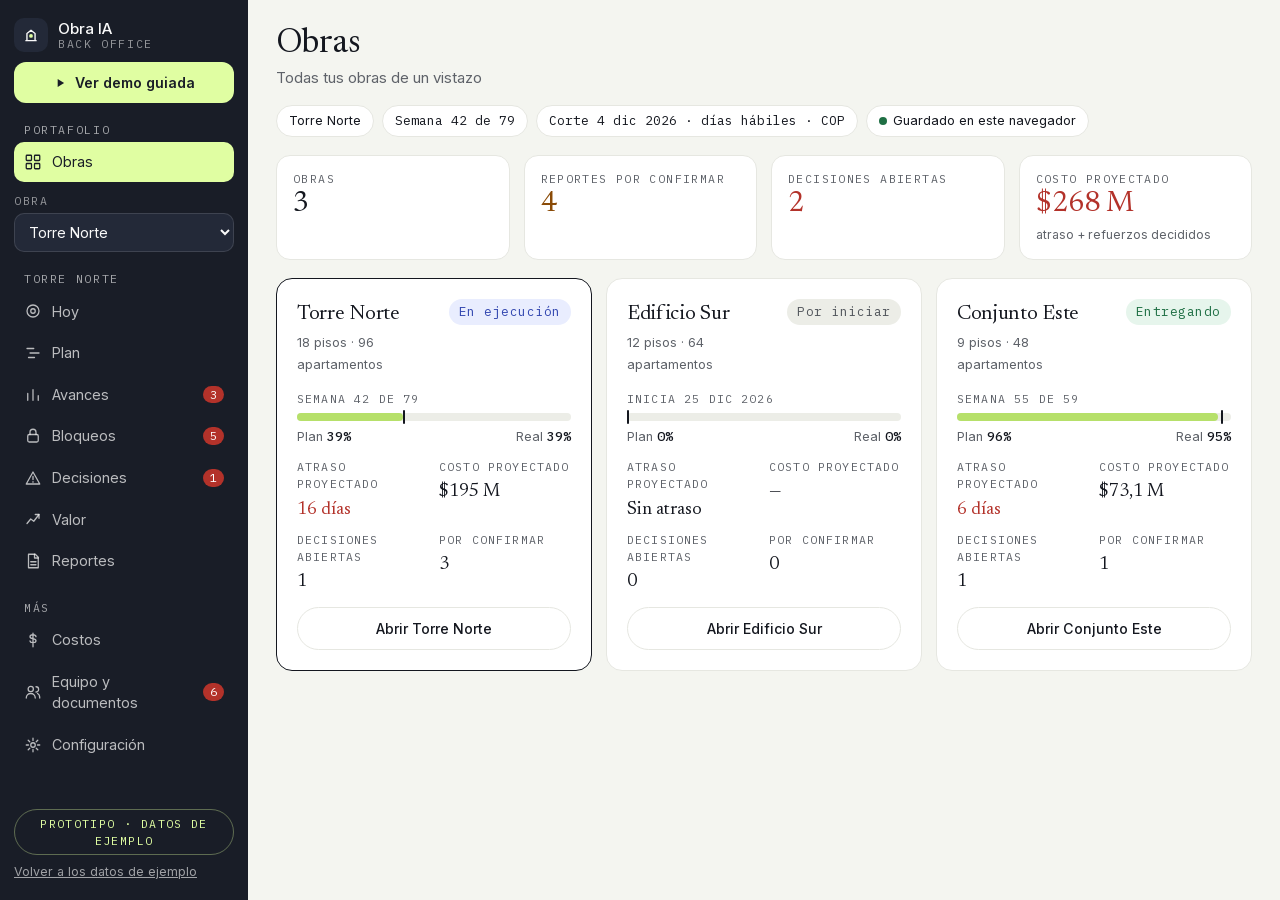
<file: backoffice/index.html>
<!doctype html>
<html lang="es">
<head>
<meta charset="utf-8">
<meta name="viewport" content="width=device-width, initial-scale=1">
<meta name="robots" content="noindex">
<title>Obra IA · Back office</title>
<link rel="stylesheet" href="styles.css?v=15">
</head>
<body>
<div class="app" id="app"></div>
<dialog id="dlg"></dialog>
<div class="toast" id="toast" role="status" aria-live="polite"></div>
<script src="model.js?v=15"></script>
<script src="views.js?v=15"></script>
<script src="views2.js?v=15"></script>
<script src="views3.js?v=15"></script>
<script src="app.js?v=15"></script>
<script src="tour.js?v=15"></script>
</body>
</html>
</file>
<file: backoffice/styles.css>
@font-face{font-family:"Inter";font-weight:400 700;font-style:normal;src:url(fonts/Inter-400-700-latin.woff2) format("woff2");font-display:swap}
@font-face{font-family:"Newsreader";font-weight:200 800;font-style:normal;src:url(fonts/Newsreader-var.woff2) format("woff2");font-display:swap}
@font-face{font-family:"IBM Plex Mono";font-weight:400;font-style:normal;src:url(fonts/IBMPlexMono-400-latin.woff2) format("woff2");font-display:swap}
@font-face{font-family:"IBM Plex Mono";font-weight:500;font-style:normal;src:url(fonts/IBMPlexMono-500-latin.woff2) format("woff2");font-display:swap}

:root{
  --night:#191D27;--night-2:#232938;--bg:#F4F5F0;--card:#fff;--ink:#14171F;--muted:#5E6269;--line:#E6E7E1;
  --lime:#E0FEA2;--lime-deep:#B6E06A;--mint:#EEF9E6;
  --ok:#1F6F44;--ok-bg:#E6F5EC;--warn:#8A4B07;--warn-bg:#FBF0E1;--bad:#B3322A;--bad-bg:#FBE9E7;--info:#3347B0;--info-bg:#E9EDFE;--mute:#52565C;--warn-line:#B86A12;
  --serif:"Newsreader","Iowan Old Style",Georgia,serif;--sans:"Inter",system-ui,-apple-system,"Segoe UI",sans-serif;--mono:"IBM Plex Mono",ui-monospace,Menlo,monospace;
}
*{box-sizing:border-box}
html,body{margin:0}
body{background:var(--bg);color:var(--ink);font:15px/1.5 var(--sans);-webkit-font-smoothing:antialiased;overflow-x:hidden}
button,input,select,textarea{font:inherit;color:inherit}
h1,h2,h3{margin:0;font-family:var(--serif);font-weight:400;letter-spacing:-.015em}
p{margin:0}
a{color:inherit}
.mono{font-family:var(--mono)}
.muted{color:var(--muted)}
.sm{font-size:.86rem}
.bad{color:var(--bad)} .warn{color:var(--warn)}
.r{text-align:right}
.eyebrow{font-family:var(--mono);font-size:.72rem;letter-spacing:.14em;text-transform:uppercase;color:var(--muted)}
:focus-visible{outline:2px solid var(--info);outline-offset:2px}

/* shell */
.app{display:grid;grid-template-columns:248px minmax(0,1fr);min-height:100vh}
.side{background:var(--night);color:#FAFAFA;padding:18px 14px;position:sticky;top:0;height:100vh;display:flex;flex-direction:column;gap:16px;overflow:auto}
.brand{display:flex;align-items:center;gap:10px;font-weight:500}
.brand i{width:34px;height:34px;border-radius:10px;background:var(--night-2);display:grid;place-items:center;flex:none}
.brand svg{width:20px;height:20px}
.brand span{display:flex;flex-direction:column;line-height:1.15}
.brand small{font-family:var(--mono);font-size:.72rem;letter-spacing:.14em;text-transform:uppercase;color:rgba(250,250,250,.55);font-weight:400}
.obra-sel{display:block}
.obra-sel small{display:block;font-family:var(--mono);font-size:.72rem;letter-spacing:.14em;text-transform:uppercase;color:rgba(250,250,250,.55);margin-bottom:4px}
.obra-sel select{width:100%;background:var(--night-2);color:#FAFAFA;border:1px solid rgba(255,255,255,.12);border-radius:10px;padding:9px 10px}
.side nav{display:grid;gap:2px}
.side nav a{display:flex;align-items:center;gap:10px;padding:9px 10px;border-radius:10px;text-decoration:none;color:rgba(250,250,250,.72);font-size:.9rem}
.side nav a svg{width:18px;height:18px;flex:none}
.side nav a:hover{background:rgba(255,255,255,.06);color:#fff}
.side nav a.on{background:var(--lime);color:var(--night)}
.side nav a em{margin-left:auto;font-style:normal;font-family:var(--mono);font-size:.74rem;background:var(--bad);color:#fff;border-radius:999px;padding:0 7px;min-width:20px;text-align:center}
.side nav a.on em{background:var(--night);color:var(--lime)}
.side-foot{margin-top:auto;display:grid;gap:8px}
.sample{font-family:var(--mono);font-size:.72rem;letter-spacing:.12em;text-transform:uppercase;color:var(--lime);border:1px solid rgba(224,254,162,.35);border-radius:999px;padding:5px 10px;text-align:center}
.link{appearance:none;background:none;border:0;padding:0;cursor:pointer;color:rgba(250,250,250,.6);font-size:.78rem;text-decoration:underline;text-align:left}
main .link{color:var(--info);font-size:.84rem}
main{padding:0 28px 48px;min-width:0}
.top{display:flex;justify-content:space-between;align-items:flex-end;gap:16px;padding:26px 0 18px;flex-wrap:wrap}
.top h1{font-size:2.1rem;line-height:1.1}
.top p{color:var(--muted);margin-top:4px}
.chips{display:flex;gap:8px;flex-wrap:wrap}
.chip{border:1px solid var(--line);background:var(--card);border-radius:999px;padding:5px 12px;font-size:.8rem}
.content{display:grid;gap:18px;grid-template-columns:minmax(0,1fr)}
.content>*,.cols>*{min-width:0}

/* componentes */
.card{background:var(--card);border:1px solid var(--line);border-radius:16px;padding:20px}
.card h2{font-size:1.3rem}
.card-h{display:flex;justify-content:space-between;align-items:center;gap:12px;margin-bottom:14px;flex-wrap:wrap}
.card-h.flat{margin-bottom:10px}
.sec{font-size:1.25rem;margin:8px 0 -4px}
.count{font-family:var(--mono);font-size:.74rem;background:var(--ink);color:#fff;border-radius:999px;padding:1px 9px;vertical-align:3px;margin-left:6px}
.kpis{display:grid;grid-template-columns:repeat(4,minmax(0,1fr));gap:14px}
.kpi{background:var(--card);border:1px solid var(--line);border-radius:14px;padding:14px 16px}
.kpi small{display:block;font-family:var(--mono);font-size:.72rem;letter-spacing:.12em;text-transform:uppercase;color:var(--muted)}
.kpi b{display:block;font-family:var(--serif);font-weight:400;font-size:1.8rem;line-height:1.25}
.kpi span{font-size:.76rem;color:var(--muted)}
.kpi.bad b{color:var(--bad)} .kpi.warn b{color:var(--warn)}
.pill{display:inline-block;font-family:var(--mono);font-size:.72rem;letter-spacing:.04em;padding:3px 10px;border-radius:999px;white-space:nowrap}
.pill.ok{color:var(--ok);background:var(--ok-bg)} .pill.warn{color:var(--warn);background:var(--warn-bg)} .pill.bad{color:var(--bad);background:var(--bad-bg)} .pill.info{color:var(--info);background:var(--info-bg)} .pill.mute{color:var(--mute);background:#ECEDE7}
.btn{display:inline-flex;align-items:center;justify-content:center;gap:8px;border-radius:999px;border:1px solid transparent;cursor:pointer;font-weight:500;font-size:.88rem;padding:10px 20px;text-decoration:none;transition:background .15s,transform .15s}
.btn.sm{padding:6px 14px;font-size:.8rem}
.btn.primary{background:var(--night);color:#fff}
.btn.primary:hover{background:#2A3040}
.btn.ghost{background:transparent;border-color:var(--line);color:var(--ink)}
.btn.ghost:hover{background:#F0F1EB}
.btn[disabled]{opacity:.5;cursor:default}
.row{display:flex;gap:10px;flex-wrap:wrap;align-items:center;margin-top:12px}
.row.between{justify-content:space-between}.row.end{justify-content:flex-end}.row.center{justify-content:center}
.banner{display:flex;justify-content:space-between;align-items:center;gap:16px;border-radius:14px;padding:14px 18px;font-size:.9rem;flex-wrap:wrap}
.banner.warn{background:var(--warn-bg);border:1px solid rgba(184,106,18,.3)}
.banner.ok{background:var(--ok-bg);border:1px solid rgba(47,143,91,.3)}
.note{padding:14px 16px;border-radius:12px;background:var(--mint);border:1px solid #D9EBCB;font-size:.86rem;color:#2C4A20;margin-top:14px}
.empty{color:var(--muted);text-align:center;padding:18px}
.cols{display:grid;gap:18px}
.cols.avance{grid-template-columns:1.25fr 1fr;align-items:start}
.cols.alerts{grid-template-columns:300px minmax(0,1fr);align-items:start}
.cols.cfg{grid-template-columns:1fr 1fr;align-items:start}
.cols.avance>div,.cols.cfg>div{display:grid;gap:14px}
.cols.avance>.card,.cols.avance .note{margin-top:0}
.cols.avance .note{margin-top:0}

/* resumen */
.obras{display:grid;grid-template-columns:repeat(3,minmax(0,1fr));gap:14px}
.obra{display:grid;gap:14px;align-content:start}
.obra.sel{border-color:var(--ink)}
.obra-h{display:flex;justify-content:space-between;gap:8px;align-items:flex-start}
.obra-h h3{font-size:1.25rem}
.obra-h span{font-size:.8rem;color:var(--muted)}
.obra-b{display:grid;gap:12px}
.obra-b small{font-family:var(--mono);font-size:.72rem;letter-spacing:.1em;text-transform:uppercase;color:var(--muted);display:block;margin-bottom:6px}
.two{display:flex;justify-content:space-between;font-size:.8rem;color:var(--muted);margin-top:6px}
.two b{color:var(--ink);font-family:var(--mono);font-weight:500}
.obra-m{display:grid;grid-template-columns:1fr 1fr;gap:10px}
.obra-m b{display:block;font-family:var(--serif);font-weight:400;font-size:1.15rem;line-height:1.2}
.list{padding:6px 20px}
.li{display:flex;align-items:center;gap:12px;padding:12px 0;border-bottom:1px solid var(--line)}
.li:last-child{border-bottom:0}
.li p{flex:1;font-size:.92rem}
.dot{width:10px;height:10px;border-radius:50%;flex:none;background:var(--muted)}
.dot.bad{background:var(--bad)}.dot.warn{background:#E0A04A}.dot.info{background:var(--info)}

/* barras */
.pbar{position:relative;height:8px;background:#ECEDE7;border-radius:5px}
.pbar .re{position:absolute;left:0;top:0;bottom:0;background:var(--lime-deep);border-radius:5px}
.pbar .pl{position:absolute;top:-3px;bottom:-3px;width:2px;background:var(--ink);border-radius:2px}
td .pbar{margin-bottom:3px}

/* gantt */
.gantt{display:grid;gap:8px}
.g-row,.g-axis{display:grid;grid-template-columns:150px 1fr;gap:12px;align-items:center}
.g-lab{font-size:.84rem;line-height:1.25}
.g-lab small{display:block;color:var(--muted);font-size:.74rem}
.g-track{position:relative;height:22px;background:#ECEDE7;border-radius:6px}
.g-bar{position:absolute;top:0;bottom:0;border-radius:6px;background:rgba(182,224,106,.28);border:1px solid rgba(120,170,60,.55);overflow:hidden}
.g-bar.crit{border-color:rgba(184,106,18,.75)}
.g-fill{height:100%;background:var(--lime-deep)}
.g-today{position:absolute;top:-3px;bottom:-3px;width:2px;background:var(--ink);border-radius:2px;z-index:2}
.g-proj{position:absolute;top:0;bottom:0;border:1px dashed var(--warn);border-left:0;border-radius:0 6px 6px 0;background:repeating-linear-gradient(135deg,rgba(184,106,18,.35) 0 4px,transparent 4px 8px);z-index:1}
.g-lbl{position:absolute;top:50%;transform:translateY(-50%);font-family:var(--mono);font-size:.72rem;color:var(--warn);white-space:nowrap;z-index:2}
.g-axis>div{position:relative;height:16px;font-family:var(--mono);font-size:.72rem;color:var(--muted)}
.g-axis span{position:absolute;top:0;transform:translateX(-50%);white-space:nowrap}
.legend{display:flex;gap:6px 14px;flex-wrap:wrap;font-size:.74rem;color:var(--muted);align-items:center}
.lg{display:inline-block;width:12px;height:12px;border-radius:3px;margin-right:-8px}
.lg.lime{background:var(--lime-deep)}.lg.bar{background:rgba(182,224,106,.28);border:1px solid rgba(120,170,60,.55)}.lg.hoy{background:var(--ink);width:3px}.lg.proj{border:1px dashed var(--warn);background:rgba(184,106,18,.2)}
.chipsel{display:flex;gap:6px;flex-wrap:wrap}
.chipb{appearance:none;cursor:pointer;background:transparent;border:1px solid var(--line);border-radius:999px;padding:4px 12px;font-size:.78rem}
.chipb.on{background:var(--ink);color:#fff;border-color:var(--ink)}

/* tablas */
.tbl-wrap{overflow-x:auto;position:relative}
.tbl{width:100%;border-collapse:collapse;font-size:.94rem}
.tbl th{font-family:var(--mono);font-size:.72rem;letter-spacing:.12em;text-transform:uppercase;color:var(--muted);text-align:left;font-weight:400;padding:0 12px 10px 0;border-bottom:1px solid var(--line);white-space:nowrap}
.tbl th.r{text-align:right}
.tbl td{padding:11px 12px 11px 0;border-bottom:1px solid var(--line);vertical-align:middle}
.tbl td small{display:block;color:var(--muted);font-size:.78rem}
.tbl .w140{width:140px;min-width:120px}
.tbl tr.click{cursor:pointer}
.tbl tr.click:hover td{background:#FAFAF6}
.tbl tr.tot td{font-weight:600;border-bottom:0}
.cell{width:84px;text-align:right;font-family:var(--mono);border:1px solid var(--line);border-radius:8px;padding:5px 8px;background:#fff}

/* avance */
.rep-card{display:grid;gap:12px}
.rc-head{display:flex;justify-content:space-between;gap:10px;flex-wrap:wrap}
.rc-head span{font-size:.8rem;color:var(--muted)}
.bubble{background:#E9F6D8;border-radius:4px 14px 14px 14px;padding:10px 14px;font-size:.92rem;max-width:90%}
.reading{border:1px dashed #C9CCC2;border-radius:12px;padding:12px 14px;display:grid;gap:8px}
.grid3{display:grid;grid-template-columns:1.6fr 1fr 1fr;gap:10px}
label{font-size:.82rem;color:var(--muted)}
label input,label select,label textarea{display:block;width:100%;margin-top:3px;border:1px solid var(--line);border-radius:10px;padding:8px 10px;background:#fff;color:var(--ink);font-size:.9rem}
.rc-actions{display:flex;gap:10px}
textarea{width:100%;border:1px solid var(--line);border-radius:10px;padding:10px 12px;background:#fff;resize:vertical;margin-top:8px}

/* alertas */
.al-list{display:grid;gap:10px}
.al-item{appearance:none;text-align:left;cursor:pointer;background:var(--card);border:1px solid var(--line);border-radius:14px;padding:14px 16px;display:flex;justify-content:space-between;gap:10px;align-items:center}
.al-item b{display:block;font-weight:600}
.al-item span{font-size:.78rem;color:var(--muted)}
.al-item.on{border-color:var(--ink);box-shadow:0 0 0 1px var(--ink) inset}
.al-r{display:grid;gap:4px;justify-items:end}
.al-r small{font-family:var(--mono);font-size:.72rem;color:var(--muted)}
.det{display:grid;gap:14px}
.det-h{display:flex;justify-content:space-between;gap:12px;flex-wrap:wrap}
.pills{display:flex;gap:6px;flex-wrap:wrap;align-items:flex-start}
.metrics{display:grid;grid-template-columns:repeat(4,minmax(0,1fr));gap:12px}
.metrics div{border:1px solid var(--line);border-radius:12px;padding:10px 12px}
.metrics small{display:block;font-family:var(--mono);font-size:.72rem;letter-spacing:.1em;text-transform:uppercase;color:var(--muted)}
.metrics b{font-family:var(--serif);font-weight:400;font-size:1.45rem}
.story{background:var(--warn-bg);border-left:3px solid var(--warn);border-radius:0 10px 10px 0;padding:12px 14px;font-size:.92rem}
.sub{font-family:var(--mono);font-size:.72rem;letter-spacing:.14em;text-transform:uppercase;color:var(--muted);font-weight:500}
.opts3{display:grid;grid-template-columns:1fr 1fr;gap:12px}
.opt{appearance:none;text-align:left;cursor:pointer;background:#fff;border:1px solid var(--line);border-radius:14px;padding:14px;display:grid;gap:3px}
.opt b{font-weight:600}
.opt span{font-size:.8rem;color:var(--muted)}
.opt em{font-style:normal;font-size:.8rem;margin-top:6px}
.opt strong{font-family:var(--serif);font-weight:400;font-size:1.6rem;line-height:1.2}
.opt.on{border-color:var(--ink);background:var(--mint);box-shadow:0 0 0 1px var(--ink) inset}
.opt[disabled]{cursor:default}
.inl{display:flex;align-items:center;gap:8px;font-size:.82rem}
.inl input{width:130px;margin:0;font-family:var(--mono)}
.blk{display:block}
.blk small{display:block;margin-top:3px;font-size:.72rem}
.log{list-style:none;margin:0;padding:0;display:grid;gap:6px;font-size:.86rem}
.log li{display:flex;gap:12px}
.log .mono{color:var(--muted);font-size:.74rem;min-width:44px}

/* reporte */
.paper{background:#fff;border:1px solid var(--line);border-radius:16px;padding:30px 34px;max-width:820px;display:grid;gap:10px}
.paper h2{font-size:1.8rem}
.paper .nums{display:grid;grid-template-columns:repeat(3,1fr);gap:12px;margin:6px 0}
.paper .nums div{border:1px solid var(--line);border-radius:10px;padding:10px 14px}
.paper .nums small{display:block;font-family:var(--mono);font-size:.72rem;letter-spacing:.12em;text-transform:uppercase;color:var(--muted)}
.paper .nums b{font-family:var(--serif);font-weight:400;font-size:1.6rem}
.paper h4{margin:10px 0 0;font-family:var(--mono);font-size:.72rem;letter-spacing:.16em;text-transform:uppercase;color:var(--muted);font-weight:500}
.paper ul{margin:0;padding-left:18px}
.flag{border-left:3px solid var(--warn);background:var(--warn-bg);padding:10px 14px;border-radius:0 10px 10px 0;font-size:.92rem}
.dec{border-left:3px solid var(--ok);background:var(--ok-bg);padding:10px 14px;border-radius:0 10px 10px 0;font-size:.92rem}
.paper .foot{font-size:.76rem;color:var(--muted);margin-top:8px}

/* config */
.check{margin:12px 0 0;padding:0;list-style:none;display:grid;gap:12px;font-size:.9rem}
.cols.cfg .card{display:grid;gap:12px}

/* diálogo y aviso */
dialog{border:0;border-radius:18px;padding:24px;width:min(440px,92vw);box-shadow:0 20px 60px rgba(0,0,0,.3);color:var(--ink)}
dialog::backdrop{background:rgba(20,23,31,.5)}
dialog h3{font-size:1.4rem;margin-bottom:6px}
dialog .blk,dialog .chk{margin-top:12px}
.chk{display:flex;align-items:center;gap:8px;font-size:.9rem;color:var(--ink)}
.chk input{width:auto;margin:0}
.toast{position:fixed;left:50%;bottom:24px;transform:translate(-50%,20px);background:var(--night);color:#fff;padding:11px 20px;border-radius:999px;font-size:.88rem;opacity:0;pointer-events:none;transition:opacity .25s,transform .25s;z-index:50;max-width:90vw;text-align:center}
.toast.show{opacity:1;transform:translate(-50%,0)}

/* demo guiada */
.tour-btn{display:flex;align-items:center;justify-content:center;gap:8px;width:100%;border:0;border-radius:12px;background:var(--lime);color:var(--night);font-weight:600;font-size:.88rem;padding:10px;cursor:pointer}
.tour-btn svg{width:14px;height:14px}
.tour-btn:hover{background:#EBFFC0}
.tour{position:fixed;inset:0;z-index:1000}
.tour-shield{position:absolute;inset:0}
.tour-spot{position:fixed;border-radius:14px;box-shadow:0 0 0 9999px rgba(8,10,16,.78);outline:2px solid var(--lime);pointer-events:none;opacity:0;transition:left .35s ease,top .35s ease,width .35s ease,height .35s ease,opacity .2s}
.tour-spot.none{outline:0}
.tour-card{position:fixed;width:min(390px,calc(100vw - 24px));background:#fff;color:var(--ink);border-radius:18px;padding:18px 20px 16px;box-shadow:0 18px 50px rgba(0,0,0,.45);transition:left .35s ease,top .35s ease}
.tc-step{font-family:var(--mono);font-size:.72rem;letter-spacing:.14em;text-transform:uppercase;color:var(--muted)}
.tour-bar{height:3px;background:#ECEDE7;border-radius:3px;margin:8px 0 12px}
.tour-bar i{display:block;height:100%;background:var(--lime-deep);border-radius:3px;transition:width .3s}
.tour-card h3{font-size:1.35rem;line-height:1.2;margin-bottom:6px}
.tour-card p{font-size:.92rem;color:#3A3F4A}
.tc-actions{display:flex;justify-content:space-between;align-items:center;gap:8px;margin-top:14px}
.tc-actions>span{display:flex;gap:8px}
.tc-actions .skip{appearance:none;background:none;border:0;cursor:pointer;color:var(--muted);font-size:.8rem;text-decoration:underline;padding:0}

/* responsive */
@media (max-width:1100px){
  .kpis{grid-template-columns:repeat(2,minmax(0,1fr))}
  .obras{grid-template-columns:minmax(0,1fr)}
  .cols.avance,.cols.alerts,.cols.cfg{grid-template-columns:minmax(0,1fr)}
  .metrics{grid-template-columns:repeat(2,minmax(0,1fr))}
}
@media (max-width:900px){
  .app{grid-template-columns:1fr}
  .side{position:static;height:auto;padding:14px;gap:12px}
  .side nav{display:flex;overflow-x:auto;gap:6px;padding-bottom:4px}
  .side nav a{white-space:nowrap;flex:none}
  .side-foot{margin-top:0}
  .side-foot .link{display:none}
  main{padding:0 16px 40px}
  .top h1{font-size:1.7rem}
}
@media (max-width:640px){
  .g-row,.g-axis{grid-template-columns:1fr;gap:4px}
  .g-axis>i{display:none}
  .grid3,.opts3{grid-template-columns:1fr}
  .paper{padding:20px 18px}.paper .nums{grid-template-columns:1fr}
  .card{padding:16px}
  .tbl th:nth-child(n+3),.tbl td:nth-child(n+3){white-space:nowrap}
}
@media print{
  .side,.no-print,.toast,.chips{display:none!important}
  .app{display:block}body{background:#fff}main{padding:0}.paper{border:0;padding:0}
}

/* lector de mensajes: resaltado, avisos, registros */
mark{border-radius:4px;padding:0 3px;color:inherit}
mark.m-act{background:#C9E6FF} mark.m-pct{background:#FFE08A} mark.m-rend{background:#D6F0B8}
.warnbox{background:var(--warn-bg);border-left:3px solid var(--warn);border-radius:0 10px 10px 0;padding:8px 12px;font-size:.86rem}
.hist summary{cursor:pointer;font-size:.84rem;color:var(--info)}
.hist .hbody{padding-top:6px}
.hl{margin:0;padding:0;list-style:none;display:grid;gap:4px;font-size:.84rem}
.hl .mono{color:var(--muted);margin-right:6px}
.assume{background:#F4F5F0;border:1px dashed #C9CCC2;border-radius:10px;padding:9px 12px;font-size:.84rem;color:#3A3F4A}
.assume a{color:var(--info)}
.conv{font-family:var(--mono);font-size:.74rem;color:var(--muted)}
.preview{background:var(--mint);border:1px solid #D9EBCB;border-radius:10px;padding:8px 12px;font-size:.84rem;margin-top:10px}

/* ===== nueva estructura ===== */
.sr{position:absolute;width:1px;height:1px;overflow:hidden;clip:rect(0 0 0 0);white-space:nowrap}
.nav-h{margin:8px 0 2px;padding:0 10px;font-family:var(--mono);font-size:.72rem;letter-spacing:.14em;text-transform:uppercase;color:rgba(250,250,250,.62)}
.side nav{gap:2px}
.side{gap:10px}
.savechip{display:inline-flex;align-items:center;gap:6px}
.savechip::before{content:"";width:8px;height:8px;border-radius:50%;background:var(--ok)}
.savechip.info::before{background:var(--info)} .savechip.bad{border-color:var(--bad);color:var(--bad)} .savechip.bad::before{background:var(--bad)}
.mnav,.fab,.msheet{display:none}

/* hoy */
.ints{display:grid;grid-template-columns:repeat(3,minmax(0,1fr));gap:14px}
.int{display:grid;gap:12px;align-content:start}
.int-h{display:flex;gap:10px;align-items:flex-start}
.int-h p{font-size:.95rem;line-height:1.4}
.int .num{flex:none;width:26px;height:26px;border-radius:50%;background:var(--night);color:var(--lime);display:grid;place-items:center;font-family:var(--mono);font-size:.8rem}
.int dl{margin:0;display:grid;gap:8px}
.int dt{font-family:var(--mono);font-size:.72rem;letter-spacing:.1em;text-transform:uppercase;color:var(--muted)}
.int dd{margin:0;font-size:.9rem}
.int .btn{justify-self:start}
details.more>summary{cursor:pointer;font-weight:500}
details.more[open]>summary{margin-bottom:12px}

/* plan */
.plan-tools{display:flex;gap:8px;align-items:center;flex-wrap:wrap}
.search{width:260px;max-width:100%;border:1px solid var(--line);border-radius:999px;padding:8px 14px;background:#fff;color:var(--ink);font-size:.9rem}
.chipsel{margin-bottom:12px}

/* detalle de actividad */
dialog.wide{width:min(780px,94vw)}
dialog{max-height:92vh;overflow:auto}
.dd{display:grid;gap:8px}
.dd-h{display:flex;justify-content:space-between;gap:10px;align-items:flex-start}
.dgrid{display:grid;grid-template-columns:repeat(4,minmax(0,1fr));gap:10px;margin:6px 0}
.dgrid div{border:1px solid var(--line);border-radius:12px;padding:10px 12px}
.dgrid small{display:block;font-family:var(--mono);font-size:.72rem;letter-spacing:.08em;text-transform:uppercase;color:var(--muted)}
.dgrid b{display:block;font-size:.98rem;line-height:1.3}
.dgrid span{font-size:.8rem;color:var(--muted)}
.dd h4{margin:8px 0 0;font-family:var(--mono);font-size:.74rem;letter-spacing:.14em;text-transform:uppercase;color:var(--muted);font-weight:500}
.evid{list-style:none;margin:0;padding:0;display:grid;gap:6px;font-size:.88rem}
.evid li{display:grid;grid-template-columns:54px 1fr auto;gap:10px;align-items:baseline}
.evid .mono{color:var(--muted);font-size:.78rem}
.inl-link{color:var(--info)}
dialog .link{color:var(--info);font-size:.9rem}

/* avances: bandeja compacta */
.bandeja{display:grid;gap:10px}
.rv{padding:0;overflow:hidden}
.rv>summary{display:grid;grid-template-columns:1fr 1.5fr .6fr;gap:8px 14px;align-items:center;padding:12px 16px;cursor:pointer;list-style:none}
.rv>summary::-webkit-details-marker{display:none}
.rv>summary::after{content:"";display:none}
.rv-who b{display:block;font-size:.92rem}
.rv-who small,.rv-act small,.rv-pct small{display:block;color:var(--muted);font-size:.78rem}
.rv-act{font-size:.92rem;font-weight:500}
.rv-pct{font-family:var(--serif);font-size:1.4rem;line-height:1.1}
.rv-flags{grid-column:1/-1;display:flex;gap:6px;flex-wrap:wrap}
.rv[open]>summary{border-bottom:1px solid var(--line);background:#FAFAF6}
.rv-body{padding:14px 16px 16px;display:grid;gap:12px}
.grid4{display:grid;grid-template-columns:1.35fr 1.2fr 1fr 1.1fr;gap:10px}
.infobox{background:var(--info-bg);border-left:3px solid var(--info);border-radius:0 10px 10px 0;padding:8px 12px;font-size:.86rem}
.effect{background:var(--mint);border:1px solid #D9EBCB;border-radius:10px;padding:9px 12px;font-size:.88rem;color:#24401B}
.tachado td{text-decoration:line-through;color:var(--muted)}
.tachado td:last-child{text-decoration:none}

/* decisiones */
.stepper{display:flex;gap:6px;list-style:none;margin:2px 0;padding:0;flex-wrap:wrap}
.stepper li{flex:1;min-width:110px;border-top:3px solid var(--line);padding:6px 2px 0;font-size:.82rem;color:var(--muted)}
.stepper li.done{border-top-color:var(--lime-deep);color:var(--ink)}
.stepper li.cur{border-top-color:var(--night);color:var(--ink);font-weight:600}
.grid2{display:grid;grid-template-columns:1fr 1fr;gap:10px}
.verbox{border:1px dashed #A9ADA3;border-radius:12px;padding:12px 14px;display:grid;gap:8px}
.verbox.ok{border-style:solid;border-color:var(--lime-deep);background:var(--mint)}

/* reportes */
.cols.report{grid-template-columns:minmax(0,1fr) 300px;align-items:start}
.vers{list-style:none;margin:10px 0 0;padding:0;display:grid;gap:8px}
.vers li{display:flex;justify-content:space-between;gap:8px;align-items:center;border:1px solid var(--line);border-radius:12px;padding:10px 12px}
.vers span{display:block;font-size:.8rem;color:var(--muted)}
.paper.in-dlg{border:0;padding:0;max-width:none}
.eyebrow+.paper{margin-top:6px}

/* ===== móvil: barra inferior y botón de captura ===== */
@media (max-width:1100px){
  .ints{grid-template-columns:minmax(0,1fr)}
  .cols.report{grid-template-columns:minmax(0,1fr)}
  .dgrid{grid-template-columns:repeat(2,minmax(0,1fr))}
  .grid4{grid-template-columns:1fr 1fr}
}
@media (max-width:900px){
  .side{padding:12px 14px;gap:8px;flex-direction:row;align-items:center;flex-wrap:wrap}
  .side nav,.side .tour-btn,.side-foot,.obra-sel small{display:none}
  .side .brand{flex:none}
  .obra-sel{flex:1;min-width:150px}
  main{padding-bottom:96px}
  .mnav{display:grid;grid-template-columns:repeat(5,1fr);position:fixed;left:0;right:0;bottom:0;background:var(--night);padding:6px 4px calc(6px + env(safe-area-inset-bottom,0px));z-index:40;border-top:1px solid rgba(255,255,255,.12)}
  .mnav a,.mnav button{appearance:none;background:none;border:0;color:rgba(250,250,250,.78);display:grid;justify-items:center;gap:2px;padding:6px 2px;font-size:.72rem;text-decoration:none;position:relative;border-radius:10px;cursor:pointer}
  .mnav svg{width:22px;height:22px}
  .mnav .on{color:var(--night);background:var(--lime)}
  .mnav em{position:absolute;top:2px;right:18%;font-style:normal;font-family:var(--mono);font-size:.68rem;background:var(--bad);color:#fff;border-radius:999px;padding:0 6px}
  .fab{display:inline-flex;align-items:center;gap:6px;position:fixed;right:14px;bottom:78px;z-index:41;background:var(--lime);color:var(--night);border:0;border-radius:999px;padding:12px 18px;font-weight:600;box-shadow:0 6px 20px rgba(0,0,0,.3);cursor:pointer}
  .fab svg{width:18px;height:18px}
  .msheet{display:grid;position:fixed;left:10px;right:10px;bottom:84px;z-index:42;background:#fff;border:1px solid var(--line);border-radius:16px;padding:8px;box-shadow:0 12px 40px rgba(0,0,0,.3)}
  .msheet a,.msheet button{appearance:none;background:none;border:0;text-align:left;padding:12px 14px;border-radius:10px;font-size:1rem;color:var(--ink);text-decoration:none;cursor:pointer}
  .msheet a:hover,.msheet button:hover{background:#F0F1EB}
  .msheet em{font-style:normal;font-family:var(--mono);font-size:.74rem;background:var(--bad);color:#fff;border-radius:999px;padding:0 7px;margin-left:6px}
  .tour{z-index:2000}
}
@media (max-width:640px){
  .rv>summary{grid-template-columns:1fr .5fr}
  .rv-act{grid-column:1/-1;order:3}
  .grid4,.grid2,.dgrid{grid-template-columns:1fr}
  .evid li{grid-template-columns:1fr}
  .search{width:100%}
}
@media print{.mnav,.fab,.msheet{display:none!important}}

/* ===== bloqueos, valor y gráficos ===== */
.cols.duo{grid-template-columns:repeat(2,minmax(0,1fr));align-items:start}
.chart{width:100%;height:auto;display:block}
.chart .gr{stroke:#E3E4DE;stroke-width:1}
.chart .tx{font-family:var(--mono);font-size:11px;fill:#5E6269}
.chart .tx.b{fill:var(--ink);font-weight:500}.chart .tx.w{fill:var(--warn)}
.chart .lplan{fill:none;stroke:#8E929A;stroke-width:2}
.chart .lreal{fill:none;stroke:var(--lime-deep);stroke-width:3.5;stroke-linecap:round}
.chart .lproy{fill:none;stroke:var(--warn-line);stroke-width:2.5;stroke-dasharray:6 5}
.chart .lhoy{stroke:var(--ink);stroke-width:1.5}
.chart .pend{stroke:#B5B8BF;stroke-width:1;stroke-dasharray:3 4}
.chart .dot{fill:var(--ink)}
.lg.ln{height:3px;width:18px;border-radius:2px;vertical-align:3px;margin-right:6px}
.lg.ln.plan{background:#8E929A}.lg.ln.real{background:var(--lime-deep);height:4px}.lg.ln.proy{background:repeating-linear-gradient(90deg,var(--warn-line) 0 5px,transparent 5px 8px)}
.par{display:grid;gap:10px}
.par-row{display:grid;grid-template-columns:130px 1fr auto;gap:10px;align-items:center;font-size:.9rem}
.par-bar{position:relative;height:12px;background:#ECEDE7;border-radius:6px}
.par-bar i{position:absolute;left:0;top:0;bottom:0;border-radius:6px;background:var(--info)}
.par-bar i.ok{background:var(--lime-deep)}.par-bar i.warn{background:#E0A04A}.par-bar i.bad{background:var(--bad)}.par-bar i.neg{background:var(--bad)}.par-bar i.pos{background:var(--lime-deep)}
.par-bar.rit u{position:absolute;left:calc(100%/1.2);top:-3px;bottom:-3px;width:2px;background:var(--ink)}
.par-row b{font-family:var(--mono);font-weight:500;font-size:.8rem;white-space:nowrap}
.bridge .par-row{grid-template-columns:170px 1fr auto}
.vm{list-style:none;margin:0 0 8px;padding:0;display:grid;gap:10px}
.vm li{display:flex;justify-content:space-between;gap:12px;border-bottom:1px solid var(--line);padding-bottom:8px;font-size:.92rem}
.vm b{font-family:var(--serif);font-weight:400;font-size:1.2rem;white-space:nowrap}
.rchip{display:inline-block;background:var(--warn-bg);color:var(--warn);border-radius:999px;padding:2px 10px;font-size:.78rem;margin:0 6px 4px 0}
.okbox{background:var(--ok-bg);border-left:3px solid var(--ok);border-radius:0 10px 10px 0;padding:8px 12px;font-size:.88rem}
.parobox{border:1px dashed #A9ADA3;border-radius:12px;padding:10px 12px;display:grid;gap:8px}
.parobox[hidden],.paro-f[hidden]{display:none}
mark.m-paro{background:#F6C9C4}
.equiv{background:#F4F5F0;border:1px solid var(--line);border-radius:10px;padding:9px 12px;font-size:.88rem}

/* valor */
.hero{background:var(--night);color:#FAFAFA;border-color:var(--night)}
.hero h2{font-size:1.5rem;line-height:1.25;margin:6px 0 10px}
.hero p{color:rgba(250,250,250,.88)}
.hero .eyebrow{color:var(--lime)}
.hero .muted{color:rgba(250,250,250,.7)}
.tabs{display:flex;gap:6px;flex-wrap:wrap;border-bottom:1px solid var(--line);padding-bottom:10px}
.tabb{appearance:none;background:transparent;border:1px solid var(--line);border-radius:999px;padding:7px 16px;font-size:.88rem;cursor:pointer}
.tabb.on{background:var(--ink);color:#fff;border-color:var(--ink)}
.mecs{display:grid;grid-template-columns:repeat(3,minmax(0,1fr));gap:14px}
.mec{display:grid;gap:10px;align-content:start}
.mec .big{font-family:var(--serif);font-size:2.3rem;line-height:1.05}
.mec .big small{display:block;font-family:var(--sans);font-size:.82rem;color:var(--muted)}
.mec a{color:var(--info)}
.split3{display:grid;grid-template-columns:repeat(3,minmax(0,1fr));gap:10px}
.split3 div{border:1px solid var(--line);border-radius:12px;padding:10px 12px}
.split3 small{display:block;font-family:var(--mono);font-size:.72rem;letter-spacing:.08em;text-transform:uppercase;color:var(--muted)}
.split3 b{display:block;font-family:var(--serif);font-weight:400;font-size:1.4rem}
.split3 span{font-size:.78rem;color:var(--muted)}
.calc-in{margin:10px 0}
.chk2{display:flex;gap:8px;align-items:center;padding-top:22px;color:var(--ink)}
.chk2 input{width:auto;margin:0}
.calc-grid{display:grid;grid-template-columns:repeat(4,minmax(0,1fr));gap:12px;margin:12px 0}
.kpi b em{font-style:normal;font-family:var(--sans);font-size:.85rem;color:var(--muted)}
.escs{display:grid;grid-template-columns:repeat(2,minmax(0,1fr));gap:14px}
.esc{display:grid;gap:10px;align-content:start}
.esc-h{display:flex;gap:10px;align-items:flex-start}
.esc h3{font-size:1.25rem;line-height:1.2}
.esc .num{flex:none;width:28px;height:28px;border-radius:50%;background:var(--night);color:var(--lime);display:grid;place-items:center;font-family:var(--mono);font-size:.84rem}
.esc dl{margin:0;display:grid;gap:8px}
.esc dt{font-family:var(--mono);font-size:.72rem;letter-spacing:.1em;text-transform:uppercase;color:var(--muted)}
.esc dd{margin:0;font-size:.9rem}
.esc .btn{justify-self:start}
.frase{font-family:var(--serif);font-size:1.35rem;line-height:1.35;background:var(--mint);border:1px solid #D9EBCB;border-radius:14px;padding:14px 18px}
.grid3b{display:grid;grid-template-columns:repeat(3,minmax(0,1fr));gap:12px;margin:10px 0}
.dato{border:1px solid var(--line);border-radius:12px;padding:10px 12px}
.dato small{display:block;font-family:var(--mono);font-size:.72rem;letter-spacing:.08em;text-transform:uppercase;color:var(--muted)}
.dato b{display:block;font-family:var(--serif);font-weight:400;font-size:1.4rem}
.dato span{font-size:.8rem;color:var(--muted)}
.look .tbl td{vertical-align:top}
@media (max-width:1100px){.mecs,.escs,.cols.duo{grid-template-columns:minmax(0,1fr)}.calc-grid{grid-template-columns:repeat(2,minmax(0,1fr))}.split3,.grid3b{grid-template-columns:minmax(0,1fr)}}
@media (max-width:640px){.par-row{grid-template-columns:1fr;gap:4px}.bridge .par-row{grid-template-columns:1fr}.calc-grid{grid-template-columns:minmax(0,1fr)}}

.cols.srow{grid-template-columns:minmax(0,1.7fr) minmax(0,1fr);align-items:start}
@media (max-width:1100px){.cols.srow{grid-template-columns:minmax(0,1fr)}}
</file>
